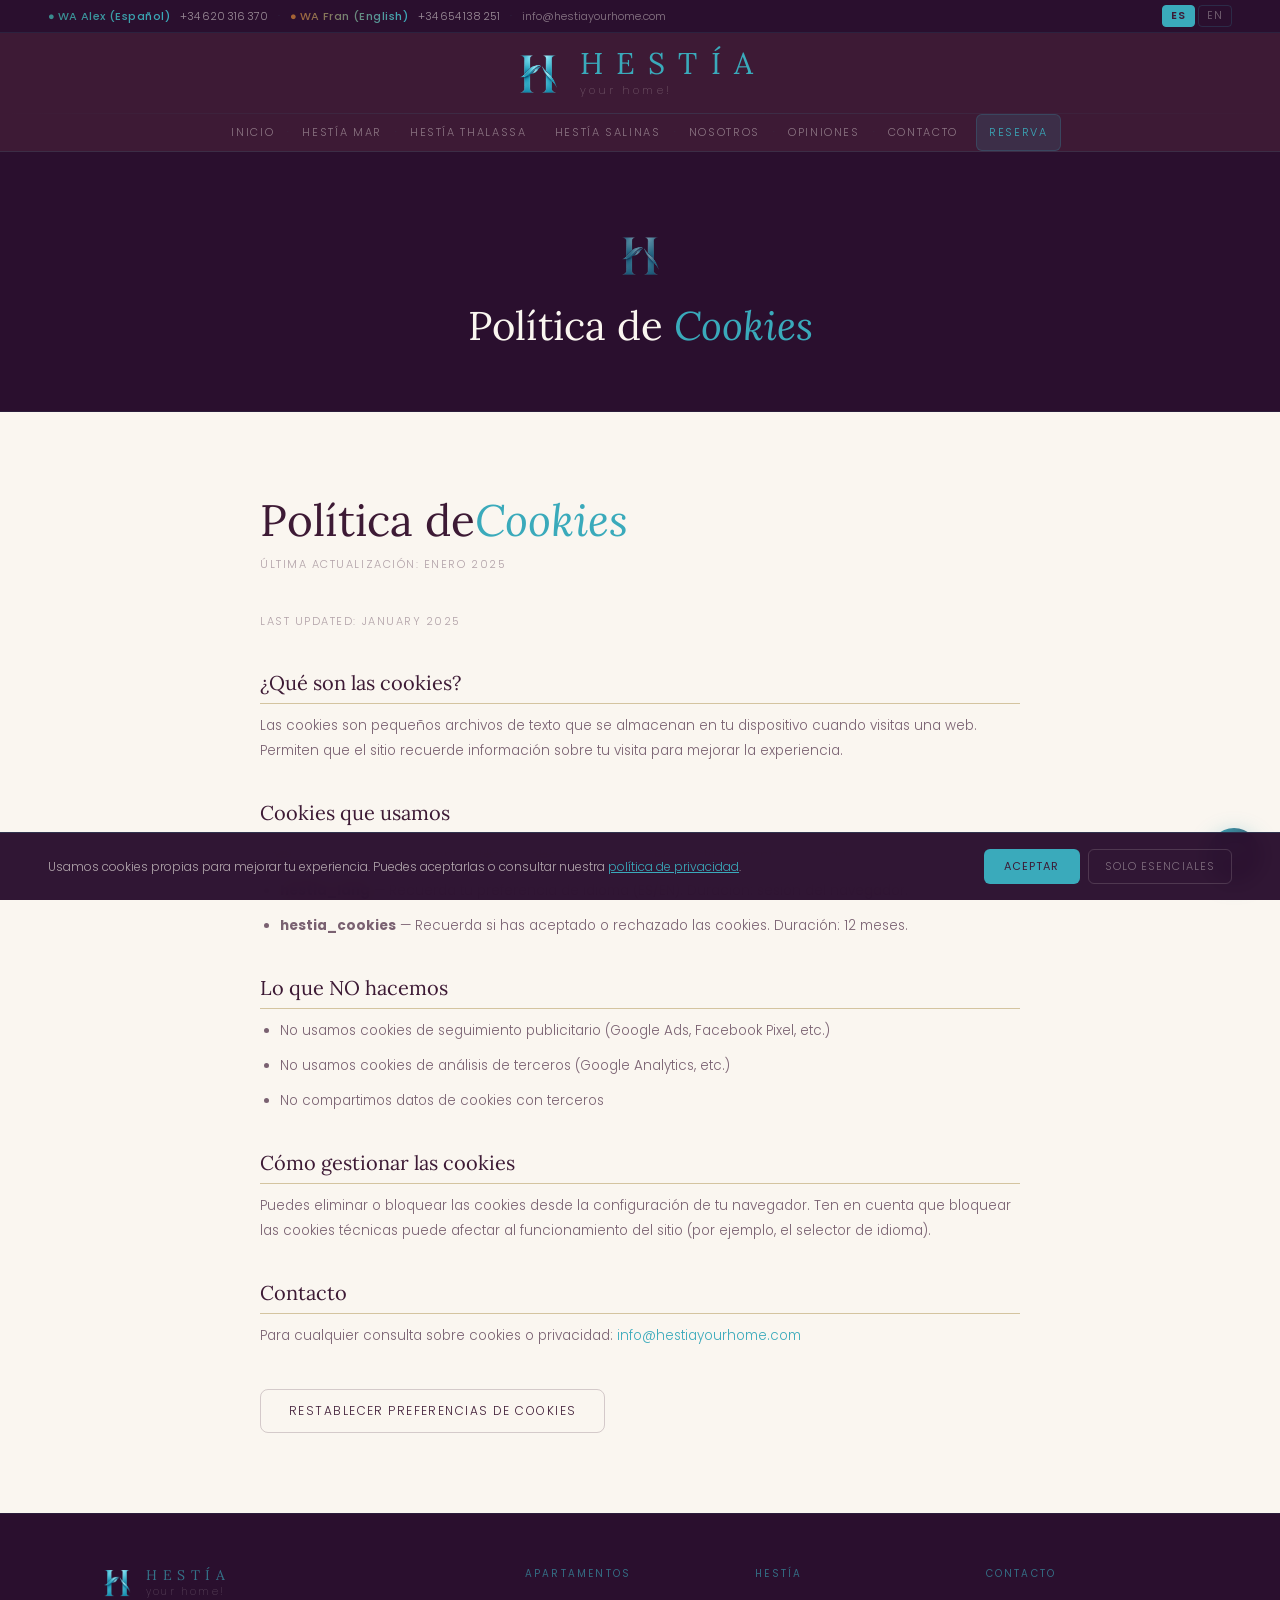
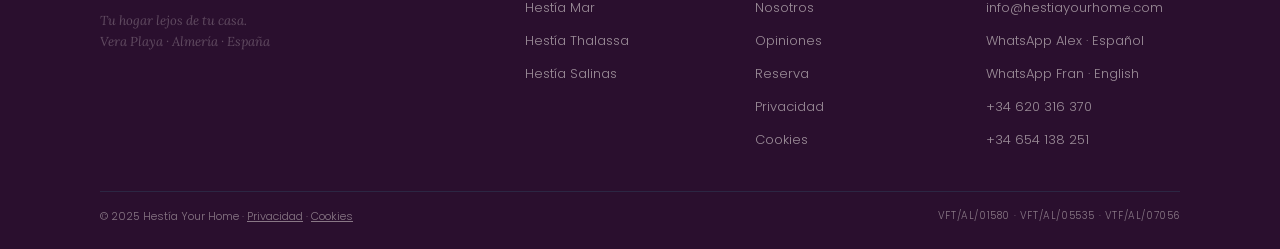
<file: cookies.html>
<!DOCTYPE html>
<html lang="es"><head>
<meta charset="UTF-8"><meta name="viewport" content="width=device-width,initial-scale=1.0">
<title>Política de Cookies · Hestía Your Home</title>
<meta name="description" content="Política de cookies de Hestía Your Home. Solo usamos cookies técnicas necesarias.">
<meta name="keywords" content="cookies hestía your home">
<meta property="og:title" content="Política de Cookies · Hestía Your Home">
<meta property="og:description" content="Política de cookies de Hestía Your Home. Solo usamos cookies técnicas necesarias.">
<meta property="og:type" content="website">
<meta property="og:url" content="https://hestiayourhome.com/cookies.html">
<meta property="og:image" content="https://hestiayourhome.com/og-image.jpg">
<meta name="twitter:card" content="summary_large_image">
<meta name="robots" content="index, follow">
<link rel="canonical" href="https://hestiayourhome.com/cookies.html">

<style>
@import url('https://fonts.googleapis.com/css2?family=Lora:ital,wght@0,300;0,400;1,300;1,400&family=Poppins:wght@200;300;400;500;600&display=swap');
:root{
  --ber:#3D1A35;--ber-dk:#2A0F2E;--ber-md:#4A2040;
  --sol:#3AAABB;--sol-h:#2A8E9E;--sol-s:rgba(58,170,187,.14);
  --arena:#F0E8D5;--arena-d:#D4C4A0;--caliza:#FAF6F0;
  --crema:#FAF6F0;--crema-m:rgba(250,246,240,.72);--crema-s:rgba(250,246,240,.40);
  --vm:#246B6E;--vm2:#3A8A8C;--vt:#8B4A1E;--vt2:#A86030;
  --vs:#B8883A;--vs2:#CCA050;
  --pad:clamp(1.2rem,4vw,3rem);--r:8px;--tw:1080px;
}
*,*::before,*::after{box-sizing:border-box;margin:0;padding:0}
html{scroll-behavior:smooth;font-size:16px}
body{font-family:'Poppins',sans-serif;overflow-x:hidden;-webkit-font-smoothing:antialiased;background:var(--ber)}
img{max-width:100%;height:auto}

/* TOPBAR */
.topbar{background:var(--ber-dk);border-bottom:1px solid rgba(58,170,187,.12);padding:5px var(--pad);display:flex;align-items:center;justify-content:space-between;flex-wrap:wrap;gap:8px}
.tb-contacts{display:flex;align-items:center;gap:10px;flex-wrap:wrap}
.tb-wa{font-family:'Poppins',sans-serif;font-weight:500;font-size:11px;text-decoration:none;letter-spacing:.04em;white-space:nowrap}
.tb-wa-a{background:linear-gradient(90deg,var(--vm2),var(--sol));-webkit-background-clip:text;-webkit-text-fill-color:transparent;background-clip:text}
.tb-wa-f{background:linear-gradient(90deg,var(--vt2),var(--sol));-webkit-background-clip:text;-webkit-text-fill-color:transparent;background-clip:text}
.tb-sep{color:rgba(58,170,187,.18);font-size:9px}
.tb-tel{font-family:'Poppins',sans-serif;font-weight:300;font-size:11px;color:var(--crema-s);text-decoration:none;transition:color .2s;white-space:nowrap}
.tb-tel:hover{color:var(--sol)}
.tb-email{font-family:'Poppins',sans-serif;font-weight:300;font-size:11px;color:rgba(250,246,240,.22);text-decoration:none;transition:color .2s}
.tb-email:hover{color:var(--sol)}
.tb-lang{display:flex;gap:3px}
.lb{background:transparent;border:1px solid rgba(58,170,187,.18);color:rgba(250,246,240,.32);font-family:'Poppins',sans-serif;font-size:10.5px;letter-spacing:.1em;padding:2px 8px;border-radius:4px;cursor:pointer;transition:all .2s}
.lb.on,.lb:hover{background:var(--sol);border-color:var(--sol);color:var(--ber);font-weight:600}

/* HEADER */
.hd{position:sticky;top:0;z-index:200;background:var(--ber);border-bottom:1px solid rgba(58,170,187,.13)}
.hd-brand{display:flex;align-items:center;justify-content:center;gap:18px;padding:14px var(--pad);text-decoration:none}
.hd-logo{height:48px;width:auto;display:block;flex-shrink:0}
.hd-tx{display:flex;flex-direction:column;gap:4px}
.hd-name{font-family:'Lora',serif;font-weight:300;font-size:clamp(18px,2.8vw,30px);letter-spacing:.44em;color:var(--sol);text-transform:uppercase;line-height:1}
.hd-sub{font-family:'Poppins',sans-serif;font-weight:200;font-size:11px;letter-spacing:.28em;color:rgba(250,246,240,.28);text-transform:lowercase}
.hd-rule{height:1px;background:linear-gradient(to right,transparent,rgba(58,170,187,.16),transparent)}
.hd-nav{display:flex;align-items:center;justify-content:center;overflow-x:auto;scrollbar-width:none;padding:0 var(--pad)}
.hd-nav::-webkit-scrollbar{display:none}
.hd-nav a{font-family:'Poppins',sans-serif;font-weight:300;font-size:11px;letter-spacing:.15em;text-transform:uppercase;color:rgba(250,246,240,.42);text-decoration:none;padding:9px 12px;white-space:nowrap;flex-shrink:0;transition:color .18s;position:relative}
.hd-nav a::after{content:'';position:absolute;bottom:4px;left:50%;transform:translateX(-50%) scaleX(0);width:12px;height:1px;background:var(--sol);transition:transform .2s}
.hd-nav a:hover,.hd-nav a.active{color:var(--sol)}
.hd-nav a:hover::after,.hd-nav a.active::after{transform:translateX(-50%) scaleX(1)}
.hd-sep{color:rgba(58,170,187,.12)!important;font-size:8px!important;padding:9px 1px!important;pointer-events:none}
.hd-sep::after{display:none!important}
.hd-rsv{background:var(--sol-s)!important;color:var(--sol)!important;border:1px solid rgba(58,170,187,.2)!important;border-radius:6px!important;margin-left:6px!important}
.hd-rsv:hover{background:var(--sol)!important;color:var(--ber)!important}

/* UTILIDADES */
.tw{max-width:var(--tw);margin:0 auto}
.ey{font-family:'Poppins',sans-serif;font-weight:300;font-size:11px;letter-spacing:.32em;text-transform:uppercase;color:var(--sol);margin-bottom:12px;display:block}
.btn-sol{display:inline-block;background:var(--sol);color:var(--ber);font-family:'Poppins',sans-serif;font-weight:600;font-size:12px;letter-spacing:.12em;text-transform:uppercase;padding:13px 28px;border:none;border-radius:8px;text-decoration:none;cursor:pointer;transition:background .2s}
.btn-sol:hover{background:var(--sol-h)}
.btn-out-dk{display:inline-block;background:transparent;color:var(--crema);font-family:'Poppins',sans-serif;font-weight:300;font-size:12px;letter-spacing:.12em;text-transform:uppercase;padding:12px 28px;border:1px solid rgba(250,246,240,.18);border-radius:8px;text-decoration:none;transition:all .2s}
.btn-out-dk:hover{border-color:var(--sol);color:var(--sol)}
.btn-out-lt{display:inline-block;background:transparent;color:var(--ber);font-family:'Poppins',sans-serif;font-weight:300;font-size:12px;letter-spacing:.12em;text-transform:uppercase;padding:12px 28px;border:1px solid rgba(61,26,53,.2);border-radius:8px;text-decoration:none;transition:all .2s}
.btn-out-lt:hover{border-color:var(--sol);color:var(--sol)}

/* FOOTER */
.ft{background:var(--ber-dk);border-top:1px solid rgba(58,170,187,.10);padding:52px var(--pad) 24px}
.ft-g{max-width:var(--tw);margin:0 auto;display:grid;grid-template-columns:2fr 1fr 1fr 1fr;gap:36px;margin-bottom:32px}
.ft-brand{display:flex;align-items:center;gap:12px;text-decoration:none;margin-bottom:10px}
.ft-brand img{height:34px;width:auto}
.ft-bn{font-family:'Lora',serif;font-weight:300;font-size:14px;letter-spacing:.4em;color:var(--sol);text-transform:uppercase;display:block;opacity:.45}
.ft-bs{font-family:'Poppins',sans-serif;font-weight:200;font-size:10px;letter-spacing:.22em;color:var(--crema-s);text-transform:lowercase;display:block;opacity:.4}
.ft-tag{font-family:'Lora',serif;font-style:italic;font-weight:300;font-size:13px;color:var(--crema-s);line-height:1.65;margin-top:8px;opacity:.5}
.ft-col h4{font-family:'Poppins',sans-serif;font-weight:400;font-size:10px;letter-spacing:.22em;text-transform:uppercase;color:var(--sol);margin-bottom:12px;opacity:.6}
.ft-col ul{list-style:none}
.ft-col li{margin-bottom:8px}
.ft-col a{font-family:'Poppins',sans-serif;font-weight:300;font-size:13px;color:var(--crema-s);text-decoration:none;transition:color .2s}
.ft-col a:hover{color:var(--sol)}
.ft-bot{max-width:var(--tw);margin:0 auto;border-top:1px solid rgba(58,170,187,.07);padding-top:16px;display:flex;align-items:center;justify-content:space-between;flex-wrap:wrap;gap:7px}
.ft-copy{font-family:'Poppins',sans-serif;font-weight:300;font-size:11px;color:rgba(250,246,240,.18)}
.ft-lic{font-family:'Poppins',sans-serif;font-weight:300;font-size:10px;color:rgba(250,246,240,.12);letter-spacing:.06em}

/* LANGUAGE */
.lang-es,.lang-en{display:none}
body.es .lang-es{display:block}
body.en .lang-en{display:block}
.txt-es,.txt-en{display:none}
body.es .txt-es{display:inline}
body.en .txt-en{display:inline}

/* REVEAL */
[da]{opacity:0;transform:translateY(16px);transition:opacity .55s ease,transform .55s ease}
[da].in{opacity:1;transform:translateY(0)}

@media(max-width:900px){.ft-g{grid-template-columns:1fr 1fr}}
@media(max-width:600px){
  .ft-g{grid-template-columns:1fr}
  .topbar{flex-direction:column;align-items:flex-start}
  .hd-logo{height:40px}
  .tb-email{display:none}
  #contact-fixed{bottom:12px;right:12px}
}

/* ── TOPBAR FIJO SIEMPRE VISIBLE ───────────────── */
.topbar{
  position:fixed!important;
  top:0!important;
  left:0!important;
  right:0!important;
  z-index:300!important;
}
.hd{
  position:sticky!important;
  top:34px!important;
  z-index:200!important;
}
body{padding-top:34px!important}

/* ── TEXTOS CLAROS SOBRE BERENJENA ─────────────── */
/* Licencias VFT y textos muy tenues */
.apt-license{color:rgba(250,246,240,.55)!important;opacity:1!important}
.ft-lic{color:rgba(250,246,240,.45)!important}
.ft-copy{color:rgba(250,246,240,.45)!important}
.ft-bn{opacity:.65!important}
.ft-bs{opacity:.55!important}
.ft-tag{opacity:.65!important}
.ft-col a{color:rgba(250,246,240,.55)!important}
.tb-email{color:rgba(250,246,240,.45)!important}
.tb-tel{color:rgba(250,246,240,.55)!important}
.crema-s,.var--crema-s{opacity:1}
/* Textos pequeños en secciones oscuras */
.sc-desc{color:rgba(250,246,240,.65)!important}
.rv-meta{color:rgba(250,246,240,.55)!important}
.eq-rol{color:rgba(250,246,240,.65)!important}
.eq-desc{color:rgba(250,246,240,.65)!important}
.eq-tag{color:rgba(250,246,240,.55)!important}
.intro-p{color:rgba(250,246,240,.7)!important}
.sec-p-dk{color:rgba(250,246,240,.72)!important}
.hc-d{color:rgba(250,246,240,.68)!important}
.hop-pre{color:rgba(250,246,240,.65)!important}
.hero-ey{color:rgba(250,246,240,.65)!important}
.car-ey{color:rgba(250,246,240,.65)!important}
.ey{opacity:1!important}
/* Licencias en cards apartamento */
.ac-num{opacity:1!important;color:var(--ac)!important}
/* Footer bottom */
.ft-bot{border-top-color:rgba(58,170,187,.15)!important}

/* Colores propios en nombres de cards de apartamento */
.ac-vm .ac-name{color:var(--vm)!important}
.ac-vt .ac-name{color:var(--vt)!important}
.ac-vs .ac-name{color:var(--vs)!important}

/* Checkboxes visibles en móvil */
.extra-check{
  display:flex!important;
  align-items:center!important;
  gap:10px!important;
  cursor:pointer!important;
  padding:8px 10px;
  background:rgba(255,255,255,.04);
  border:1px solid rgba(58,170,187,.15);
  border-radius:8px;
}
.extra-check input[type=checkbox]{
  width:20px!important;
  height:20px!important;
  min-width:20px;
  accent-color:var(--sol)!important;
  cursor:pointer!important;
  -webkit-appearance:checkbox!important;
  appearance:checkbox!important;
}
.extra-check span{
  font-family:'Poppins',sans-serif;
  font-weight:300;
  font-size:13px!important;
  color:var(--crema)!important;
  line-height:1.3;
}

/* ══════════════════════════════════════════
   MOBILE RESPONSIVE — control específico
   ══════════════════════════════════════════ */
@media(max-width:480px){
  /* Topbar compacto */
  .topbar{padding:4px 12px;gap:5px;flex-wrap:wrap}
  .tb-contacts{gap:6px;font-size:10px}
  .tb-email{display:none}
  .tb-sep{display:none}

  /* Header */
  .hd-brand{padding:10px 12px;gap:10px}
  .hd-logo{height:36px}
  .hd-name{font-size:16px;letter-spacing:.3em}
  .hd-sub{font-size:9px}
  .hd-nav{padding:0 8px;gap:0}
  .hd-nav a{padding:8px 7px;font-size:9.5px;letter-spacing:.08em}
  .hd-sep{padding:8px 1px!important}

  /* Hero texto */
  .car-h{font-size:clamp(32px,10vw,52px)!important}
  .car-sl{font-size:13px!important}
  .car-btns{flex-direction:column;align-items:center;gap:8px}
  .car-btns a{width:100%;max-width:260px;text-align:center}
  .car-arr{width:36px;height:36px;font-size:13px}

  /* Padding general */
  :root{--pad:1rem}

  /* Grids a una columna */
  .ag,.fg,.og,.eq{grid-template-columns:1fr!important}
  .s-nos .tw,.s-ct .tw,.s-intro .tw,.tw-split{grid-template-columns:1fr!important;gap:24px}
  .ft-g{grid-template-columns:1fr!important;gap:20px}
  .form-row,.extras-grid,.princ-grid,.hc-grid,.logo-elements,.colores-grid{grid-template-columns:1fr!important}
  .colores-grid{grid-template-columns:1fr 1fr!important}

  /* Cards apartamento */
  .ac-img{aspect-ratio:16/9!important}
  .ac-body{padding:14px}
  .ac-name{font-size:18px!important}
  .ac-desc{font-size:12px}

  /* Hero scores */
  .hero-scores{flex-wrap:wrap;gap:0;border-radius:8px}
  .hs{padding:8px 12px;min-width:40%}
  .hs-n{font-size:20px!important}

  /* Scores opiniones */
  .sc-hd{grid-template-columns:1fr!important;padding:18px}
  .sc-big{font-size:60px!important}
  .sc-cats{grid-template-columns:1fr!important}

  /* Tabs */
  .tabs{max-width:100%;flex-direction:column;border-radius:10px}
  .tab{border-right:none!important;border-bottom:1px solid rgba(58,170,187,.12)}
  .tab:last-child{border-bottom:none}

  /* Reviews */
  .rv.wide{grid-column:span 1!important}
  .rv-grid{grid-template-columns:1fr!important}

  /* Plataformas */
  .pf-row{flex-direction:column}
  .pf-i{border-right:none;border-bottom:1px solid rgba(58,170,187,.08);padding:12px 16px}
  .pf-i:last-child{border-bottom:none}

  /* Formulario reservas */
  .res-form{padding:20px 16px}
  .s-res .tw{grid-template-columns:1fr!important;gap:28px}

  /* Nosotros */
  .logo-video{max-width:220px}
  .sc-cats{gap:8px}
  .vt-list .vt{flex-direction:column;gap:8px}

  /* Footer */
  .ft{padding:32px 16px 16px}
  .ft-bot{flex-direction:column;gap:6px;text-align:center}

  /* Secciones padding */
  .s-dk,.s-lt,.s-dk2,.s-reviews,.s-pf,.s-cita-dest,
  .s-apts,.s-nos,.s-feat,.s-op,.s-ct,.s-intro,.s-hestia,
  .s-equipo,.s-guia,.s-principios,.s-huesped,.s-viajero,
  .s-logo,.s-logo-anim,.s-colores,.cta-band{
    padding:48px 16px!important
  }

  /* Contacto fijo más pequeño */
  #contact-fixed{bottom:10px;right:10px}
  #cf-btn{width:44px;height:44px;font-size:18px}
  #cf-bubble{min-width:200px;padding:12px 14px}

  /* Cookie banner */
  #cookie-banner{flex-direction:column;gap:10px;padding:12px 16px}
}

@media(max-width:360px){
  .hd-nav a{font-size:8.5px;padding:7px 5px}
  .car-h{font-size:28px!important}
}

/* Colores definitivos nombres apartamento */
.ac-vm h3.ac-name, .ac-vm .ac-name{color:#246B6E!important}
.ac-vt h3.ac-name, .ac-vt .ac-name{color:#8B4A1E!important}
.ac-vs h3.ac-name, .ac-vs .ac-name{color:#B8883A!important}
/* Concepto también en color propio */
.ac-vm .ac-concept{color:#3A8A8C!important}
.ac-vt .ac-concept{color:#A86030!important}
.ac-vs .ac-concept{color:#CCA050!important}
</style><style>
.hero-priv{background:var(--ber-dk);padding:80px var(--pad) 60px;text-align:center;border-bottom:1px solid rgba(58,170,187,.1)}
.s-priv{background:var(--crema);padding:80px var(--pad)}
.priv-wrap{max-width:760px;margin:0 auto}
.priv-h1{font-family:'Lora',serif;font-weight:300;font-size:clamp(28px,4vw,44px);color:var(--ber);margin-bottom:8px}
.priv-h1 em{font-style:italic;color:var(--sol)}
.priv-updated{font-family:'Poppins',sans-serif;font-weight:300;font-size:11px;letter-spacing:.14em;text-transform:uppercase;color:rgba(61,26,53,.38);margin-bottom:40px;display:block}
.priv-wrap h2{font-family:'Lora',serif;font-weight:300;font-size:20px;color:var(--ber);margin:36px 0 10px;padding-bottom:8px;border-bottom:1px solid var(--arena-d)}
.priv-wrap p,.priv-wrap li{font-family:'Poppins',sans-serif;font-weight:300;font-size:13.5px;color:rgba(61,26,53,.68);line-height:1.85;margin-bottom:10px}
.priv-wrap ul{padding-left:20px;margin-bottom:14px}
.priv-wrap a{color:var(--sol);text-decoration:none}
</style>
<link rel="icon" type="image/png" href="[data-uri]">
</head><body class="es">
<div class="topbar"><div class="tb-contacts">
    <a href="https://wa.me/34620316370" class="tb-wa tb-wa-a">&#9679;&thinsp;WA Alex (Español)</a>
    <a href="tel:+34620316370" class="tb-tel">+34&thinsp;620&thinsp;316&thinsp;370</a>
    <span class="tb-sep">&middot;</span>
    <a href="https://wa.me/34654138251" class="tb-wa tb-wa-f">&#9679;&thinsp;WA Fran (English)</a>
    <a href="tel:+34654138251" class="tb-tel">+34&thinsp;654&thinsp;138&thinsp;251</a>
    <span class="tb-sep">&middot;</span>
    <a href="mailto:info@hestiayourhome.com" class="tb-email">info@hestiayourhome.com</a>
  </div><div class="tb-lang">
    <button class="lb on" data-lang="es" onclick="setLang('es')">ES</button>
    <button class="lb" data-lang="en" onclick="setLang('en')">EN</button>
  </div></div>
<header class="hd">
  <a href="index.html" class="hd-brand">
    <img src="[data-uri]" alt="Hestía" class="hd-logo">
    <div class="hd-tx"><span class="hd-name">Hest&iacute;a</span><span class="hd-sub">your home!</span></div>
  </a>
  <div class="hd-rule"></div>
  <nav class="hd-nav"><a href="index.html"><span class="txt-es">Inicio</span><span class="txt-en">Home</span></a><span class="hd-sep">&middot;</span><a href="vera-mar.html"><span class="txt-es">Hestía Mar</span><span class="txt-en">Hestía Mar</span></a><span class="hd-sep">&middot;</span><a href="vera-thalassa.html"><span class="txt-es">Hestía Thalassa</span><span class="txt-en">Hestía Thalassa</span></a><span class="hd-sep">&middot;</span><a href="vera-salinas.html"><span class="txt-es">Hestía Salinas</span><span class="txt-en">Hestía Salinas</span></a><span class="hd-sep">&middot;</span><a href="nosotros.html"><span class="txt-es">Nosotros</span><span class="txt-en">About us</span></a><span class="hd-sep">&middot;</span><a href="opiniones.html"><span class="txt-es">Opiniones</span><span class="txt-en">Reviews</span></a><span class="hd-sep">&middot;</span><a href="contacto.html"><span class="txt-es">Contacto</span><span class="txt-en">Contact</span></a>
    <a href="reservas.html" class="hd-rsv"><span class="txt-es">Reserva</span><span class="txt-en">Book</span></a>
  </nav>
</header>

<div id="cookie-banner" style="display:none;position:fixed;bottom:0;left:0;right:0;z-index:1000;background:rgba(42,15,46,.97);border-top:1px solid rgba(58,170,187,.2);padding:16px clamp(1rem,4vw,3rem);display:flex;align-items:center;justify-content:space-between;gap:16px;flex-wrap:wrap;backdrop-filter:blur(10px);">
  <p style="font-family:'Poppins',sans-serif;font-weight:300;font-size:12px;color:rgba(250,246,240,.65);max-width:700px;margin:0;line-height:1.6;">
    <span class="txt-es">Usamos cookies propias para mejorar tu experiencia. Puedes aceptarlas o consultar nuestra <a href="privacidad.html" style="color:var(--sol);">política de privacidad</a>.</span>
    <span class="txt-en">We use cookies to improve your experience. You can accept them or read our <a href="privacidad.html" style="color:var(--sol);">privacy policy</a>.</span>
  </p>
  <div style="display:flex;gap:8px;flex-shrink:0;">
    <button onclick="acceptCookies()" style="font-family:'Poppins',sans-serif;font-weight:400;font-size:11px;letter-spacing:.1em;text-transform:uppercase;padding:8px 20px;background:#3AAABB;color:#3D1A35;border:none;border-radius:6px;cursor:pointer;">
      <span class="txt-es">Aceptar</span><span class="txt-en">Accept</span>
    </button>
    <button onclick="rejectCookies()" style="font-family:'Poppins',sans-serif;font-weight:300;font-size:11px;letter-spacing:.1em;text-transform:uppercase;padding:8px 16px;background:transparent;color:rgba(250,246,240,.4);border:1px solid rgba(250,246,240,.15);border-radius:6px;cursor:pointer;">
      <span class="txt-es">Solo esenciales</span><span class="txt-en">Essentials only</span>
    </button>
  </div>
</div>
<script>
(function(){
  var consent=localStorage.getItem('hestia_cookies');
  if(!consent) document.getElementById('cookie-banner').style.display='flex';
})();
function acceptCookies(){localStorage.setItem('hestia_cookies','all');document.getElementById('cookie-banner').style.display='none';}
function rejectCookies(){localStorage.setItem('hestia_cookies','essential');document.getElementById('cookie-banner').style.display='none';}
</script>

<div class="hero-priv">
  <img src="[data-uri]" alt="Hestía" style="height:48px;margin:0 auto 20px;display:block;opacity:.6">
  <h1 style="font-family:'Lora',serif;font-weight:300;font-size:clamp(24px,4vw,40px);color:var(--crema)"><span class="lang-es">Política de <em style="color:var(--sol)">Cookies</em></span><span class="lang-en">Cookie <em style="color:var(--sol)">Policy</em></span></h1>
</div>
<section class="s-priv">
  <div class="priv-wrap">
    <h1 class="priv-h1 lang-es">Política de<em>Cookies</em></h1>
    <h1 class="priv-h1 lang-en">Cookie<em>Policy</em></h1>
    <span class="priv-updated lang-es">Última actualización: enero 2025</span>
    <span class="priv-updated lang-en">Last updated: January 2025</span>
    <div class="lang-es">
      <h2>¿Qué son las cookies?</h2>
      <p>Las cookies son pequeños archivos de texto que se almacenan en tu dispositivo cuando visitas una web. Permiten que el sitio recuerde información sobre tu visita para mejorar la experiencia.</p>
      <h2>Cookies que usamos</h2>
      <p>Hestía Your Home únicamente utiliza cookies técnicas propias, estrictamente necesarias:</p>
      <ul>
        <li><strong>hestia_lang</strong> — Recuerda tu preferencia de idioma (ES/EN). Duración: sesión del navegador.</li>
        <li><strong>hestia_cookies</strong> — Recuerda si has aceptado o rechazado las cookies. Duración: 12 meses.</li>
      </ul>
      <h2>Lo que NO hacemos</h2>
      <ul>
        <li>No usamos cookies de seguimiento publicitario (Google Ads, Facebook Pixel, etc.)</li>
        <li>No usamos cookies de análisis de terceros (Google Analytics, etc.)</li>
        <li>No compartimos datos de cookies con terceros</li>
      </ul>
      <h2>Cómo gestionar las cookies</h2>
      <p>Puedes eliminar o bloquear las cookies desde la configuración de tu navegador. Ten en cuenta que bloquear las cookies técnicas puede afectar al funcionamiento del sitio (por ejemplo, el selector de idioma).</p>
      <h2>Contacto</h2>
      <p>Para cualquier consulta sobre cookies o privacidad: <a href="mailto:info@hestiayourhome.com">info@hestiayourhome.com</a></p>
    </div>
    <div class="lang-en">
      <h2>What are cookies?</h2>
      <p>Cookies are small text files stored on your device when you visit a website. They allow the site to remember information about your visit to improve the experience.</p>
      <h2>Cookies we use</h2>
      <p>Hestía Your Home only uses its own technical cookies, strictly necessary:</p>
      <ul>
        <li><strong>hestia_lang</strong> — Remembers your language preference (ES/EN). Duration: browser session.</li>
        <li><strong>hestia_cookies</strong> — Remembers whether you accepted or rejected cookies. Duration: 12 months.</li>
      </ul>
      <h2>What we do NOT do</h2>
      <ul>
        <li>We do not use advertising tracking cookies (Google Ads, Facebook Pixel, etc.)</li>
        <li>We do not use third-party analytics cookies (Google Analytics, etc.)</li>
        <li>We do not share cookie data with third parties</li>
      </ul>
      <h2>Managing cookies</h2>
      <p>You can delete or block cookies from your browser settings. Note that blocking technical cookies may affect the site's functionality (e.g. the language selector).</p>
      <h2>Contact</h2>
      <p>For any queries about cookies or privacy: <a href="mailto:info@hestiayourhome.com">info@hestiayourhome.com</a></p>
    </div>
    <div style="text-align:center;margin-top:40px">
      <button onclick="localStorage.removeItem('hestia_cookies');location.reload();" class="btn-out-lt lang-es">Restablecer preferencias de cookies</button>
      <button onclick="localStorage.removeItem('hestia_cookies');location.reload();" class="btn-out-lt lang-en">Reset cookie preferences</button>
    </div>
  </div>
</section>

<footer class="ft">
  <div class="ft-g">
    <div>
      <a href="index.html" class="ft-brand">
        <img src="[data-uri]" alt="Hestía">
        <span><span class="ft-bn">Hestía</span><span class="ft-bs">your home!</span></span>
      </a>
      <p class="ft-tag lang-es">Tu hogar lejos de tu casa.<br>Vera Playa · Almería · España</p>
      <p class="ft-tag lang-en">Your home away from home.<br>Vera Playa · Almería · Spain</p>
    </div>
    <div class="ft-col">
      <h4><span class="txt-es">Apartamentos</span><span class="txt-en">Apartments</span></h4>
      <ul>
        <li><a href="vera-mar.html">Hestía Mar</a></li>
        <li><a href="vera-thalassa.html">Hestía Thalassa</a></li>
        <li><a href="vera-salinas.html">Hestía Salinas</a></li>
      </ul>
    </div>
    <div class="ft-col">
      <h4>Hestía</h4>
      <ul>
        <li><a href="nosotros.html"><span class="txt-es">Nosotros</span><span class="txt-en">About us</span></a></li>
        <li><a href="opiniones.html"><span class="txt-es">Opiniones</span><span class="txt-en">Reviews</span></a></li>
        <li><a href="reservas.html"><span class="txt-es">Reserva</span><span class="txt-en">Book</span></a></li>
        <li><a href="privacidad.html"><span class="txt-es">Privacidad</span><span class="txt-en">Privacy</span></a></li>
        <li><a href="cookies.html">Cookies</a></li>
      </ul>
    </div>
    <div class="ft-col">
      <h4><span class="txt-es">Contacto</span><span class="txt-en">Contact</span></h4>
      <ul>
        <li><a href="mailto:info@hestiayourhome.com">info@hestiayourhome.com</a></li>
        <li><a href="https://wa.me/34620316370"><span class="txt-es">WhatsApp Alex · Español</span><span class="txt-en">WhatsApp Alex · Español</span></a></li>
        <li><a href="https://wa.me/34654138251"><span class="txt-es">WhatsApp Fran · English</span><span class="txt-en">WhatsApp Fran · English</span></a></li>
        <li><a href="tel:+34620316370">+34 620 316 370</a></li>
        <li><a href="tel:+34654138251">+34 654 138 251</a></li>
      </ul>
    </div>
  </div>
  <div class="ft-bot">
    <span class="ft-copy">© 2025 Hestía Your Home ·
      <a href="privacidad.html" style="color:inherit;"><span class="txt-es">Privacidad</span><span class="txt-en">Privacy</span></a> ·
      <a href="cookies.html" style="color:inherit;">Cookies</a>
    </span>
    <span class="ft-lic">VFT/AL/01580 · VFT/AL/05535 · VTF/AL/07056</span>
  </div>
</footer>

<div id="contact-fixed" style="position:fixed;bottom:20px;right:20px;z-index:999;display:flex;flex-direction:column;gap:10px;align-items:flex-end;">
  <div id="cf-bubble" style="background:rgba(61,26,53,.97);border:1px solid rgba(58,170,187,.25);border-radius:14px;padding:16px 18px;display:none;box-shadow:0 8px 32px rgba(0,0,0,.3);backdrop-filter:blur(10px);min-width:230px;">
    <p style="font-family:'Poppins',sans-serif;font-weight:300;font-size:11px;letter-spacing:.18em;text-transform:uppercase;color:rgba(58,170,187,.6);margin-bottom:12px;">Contacto directo</p>
    <a href="https://wa.me/34620316370" target="_blank" style="display:flex;align-items:center;gap:10px;text-decoration:none;padding:8px 0;border-bottom:1px solid rgba(255,255,255,.06);">
      <span style="width:32px;height:32px;border-radius:50%;background:rgba(58,170,187,.15);display:flex;align-items:center;justify-content:center;font-size:14px;">💬</span>
      <span><span style="font-family:'Poppins',sans-serif;font-weight:400;font-size:12px;color:#FAF6F0;display:block;">Alex · Español · +34 620 316 370</span><span style="font-family:'Poppins',sans-serif;font-weight:300;font-size:10px;color:rgba(58,170,187,.8);">WhatsApp</span></span>
    </a>
    <a href="https://wa.me/34654138251" target="_blank" style="display:flex;align-items:center;gap:10px;text-decoration:none;padding:8px 0;border-bottom:1px solid rgba(255,255,255,.06);">
      <span style="width:32px;height:32px;border-radius:50%;background:rgba(139,74,30,.2);display:flex;align-items:center;justify-content:center;font-size:14px;">💬</span>
      <span><span style="font-family:'Poppins',sans-serif;font-weight:400;font-size:12px;color:#FAF6F0;display:block;">Fran · English · +34 654 138 251</span><span style="font-family:'Poppins',sans-serif;font-weight:300;font-size:10px;color:rgba(58,170,187,.8);">WhatsApp</span></span>
    </a>
    <a href="tel:+34620316370" style="display:flex;align-items:center;gap:10px;text-decoration:none;padding:8px 0;border-bottom:1px solid rgba(255,255,255,.06);">
      <span style="width:32px;height:32px;border-radius:50%;background:rgba(58,170,187,.1);display:flex;align-items:center;justify-content:center;font-size:14px;">📞</span>
      <span><span style="font-family:'Poppins',sans-serif;font-weight:400;font-size:12px;color:#FAF6F0;display:block;">+34 620 316 370</span><span style="font-family:'Poppins',sans-serif;font-weight:300;font-size:10px;color:rgba(58,170,187,.8);">Llamar · Alex ES</span></span>
    </a>
    <a href="tel:+34654138251" style="display:flex;align-items:center;gap:10px;text-decoration:none;padding:8px 0;">
      <span style="width:32px;height:32px;border-radius:50%;background:rgba(58,170,187,.1);display:flex;align-items:center;justify-content:center;font-size:14px;">📞</span>
      <span><span style="font-family:'Poppins',sans-serif;font-weight:400;font-size:12px;color:#FAF6F0;display:block;">+34 654 138 251</span><span style="font-family:'Poppins',sans-serif;font-weight:300;font-size:10px;color:rgba(58,170,187,.8);">Call · Fran EN</span></span>
    </a>
    <a href="mailto:info@hestiayourhome.com" style="display:block;margin-top:10px;font-family:'Poppins',sans-serif;font-weight:300;font-size:11px;color:rgba(58,170,187,.6);text-decoration:none;text-align:center;">info@hestiayourhome.com</a>
  </div>
  <button id="cf-btn" onclick="toggleContact()" style="width:52px;height:52px;border-radius:50%;border:none;cursor:pointer;background:linear-gradient(135deg,#3AAABB,#3D1A35);box-shadow:0 4px 20px rgba(58,170,187,.35);display:flex;align-items:center;justify-content:center;font-size:22px;transition:transform .2s;" title="Contacto">💬</button>
</div>
<script>
function toggleContact(){var b=document.getElementById('cf-bubble');var open=b.style.display==='block';b.style.display=open?'none':'block';document.getElementById('cf-btn').style.transform=open?'':'rotate(20deg)';}
document.addEventListener('click',function(e){if(!document.getElementById('contact-fixed').contains(e.target)){document.getElementById('cf-bubble').style.display='none';document.getElementById('cf-btn').style.transform='';}});
</script>

<script>
function setLang(l){
  document.body.className=l;
  localStorage.setItem('hestia_lang',l);
  document.querySelectorAll('.lb').forEach(function(b){b.classList.toggle('on',b.dataset.lang===l);});
}
(function(){
  var l=localStorage.getItem('hestia_lang')||'es';
  setLang(l);
  var io=new IntersectionObserver(function(es){es.forEach(function(e){if(e.isIntersecting){e.target.classList.add('in');io.unobserve(e.target);}});},{threshold:.08});
  document.querySelectorAll('[da]').forEach(function(el){io.observe(el);});
})();
</script>
</body></html>
</file>
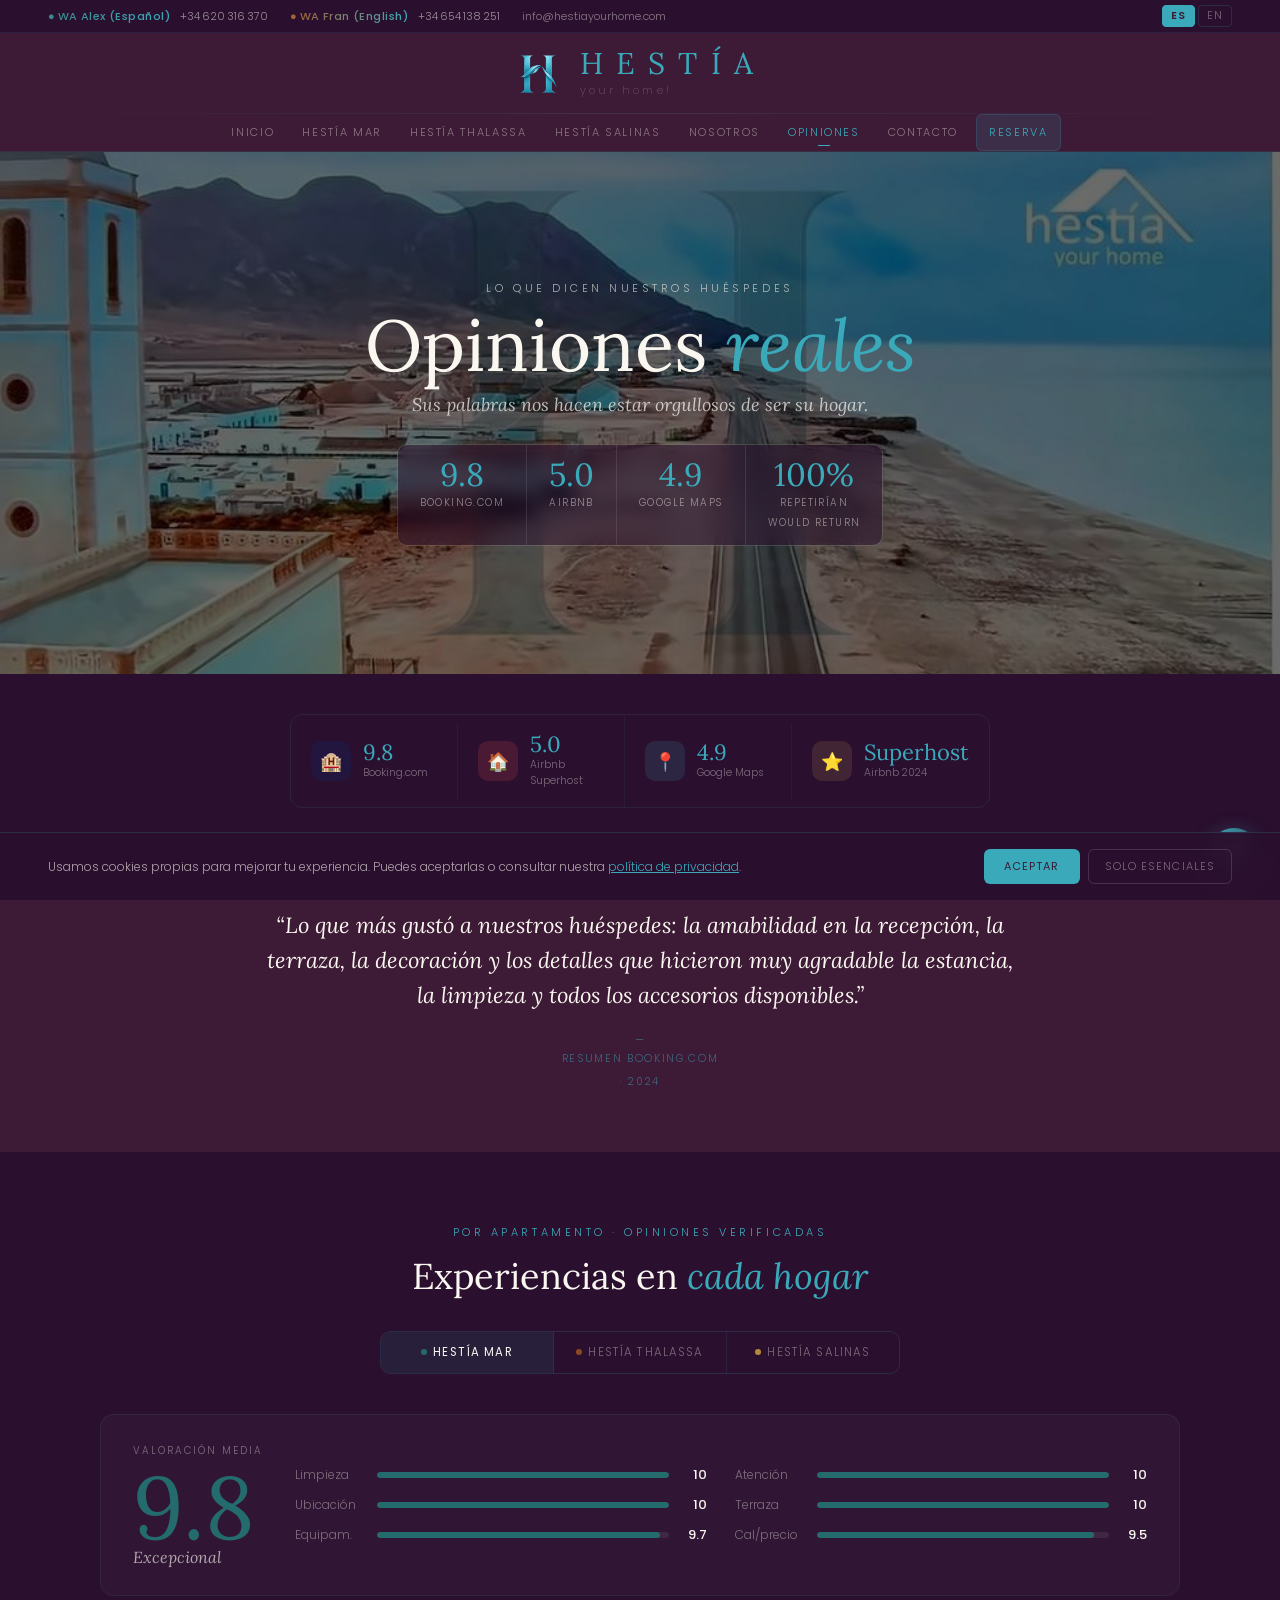
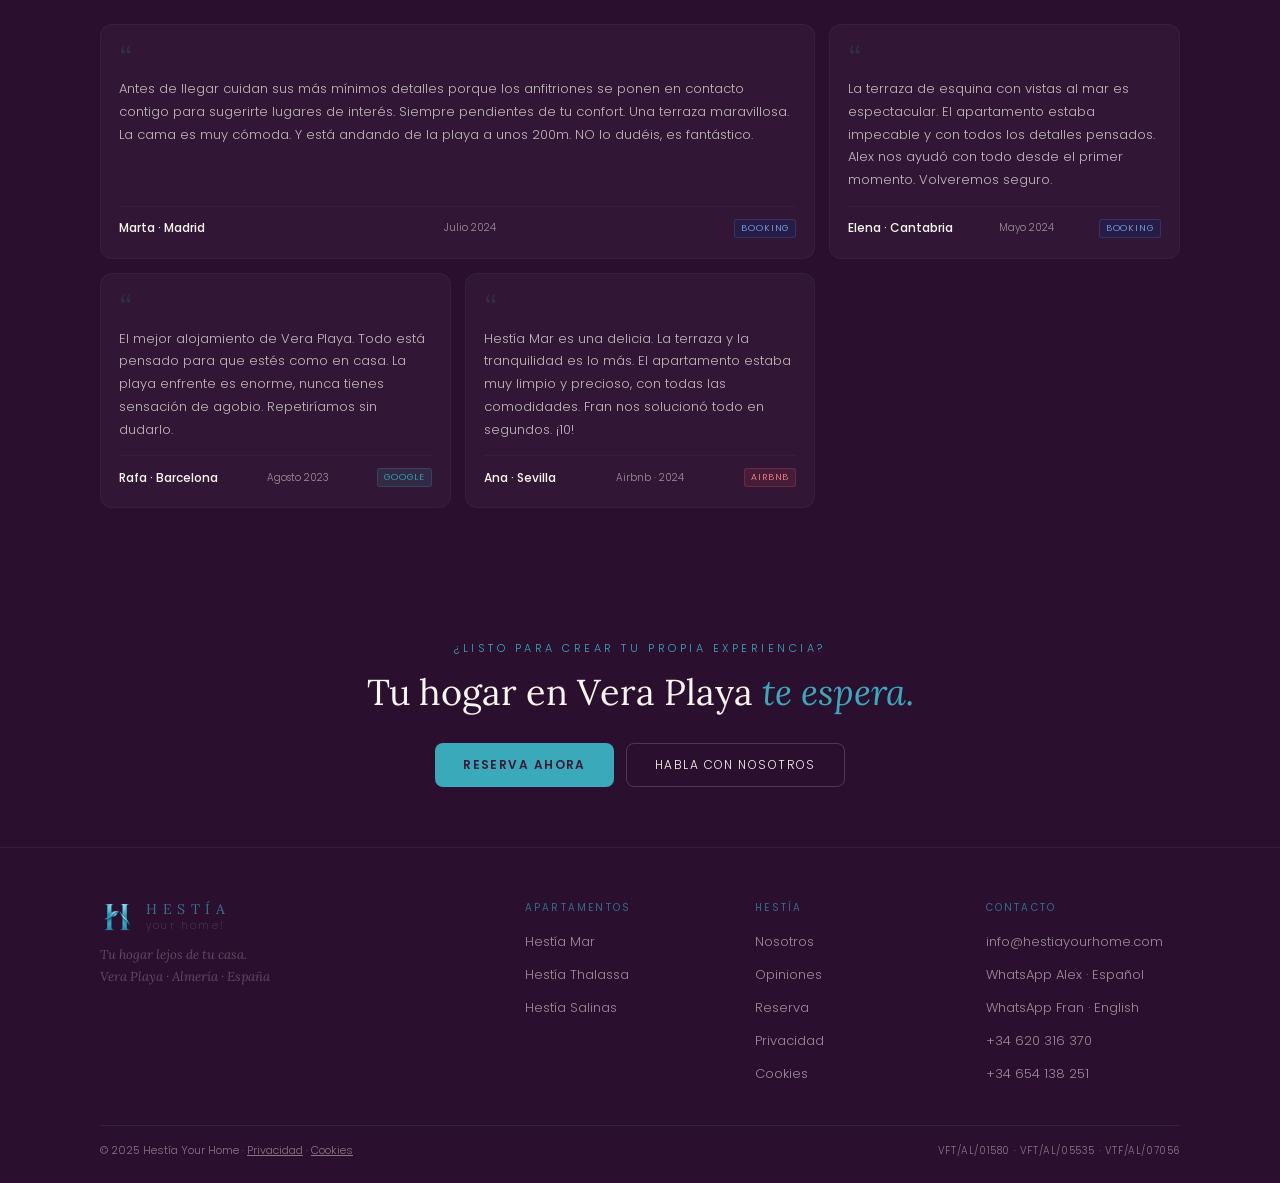
<file: opiniones.html>
<!DOCTYPE html>
<html lang="es"><head>
<meta charset="UTF-8"><meta name="viewport" content="width=device-width,initial-scale=1.0">
<title>Opiniones · 9.8 en Booking · Hestía Your Home</title>
<meta name="description" content="Opiniones reales de huéspedes en Booking.com, Airbnb y Google. 9.8 en Booking, 5.0 en Airbnb Superhost. Más de 900 familias alojadas desde 2016.">
<meta name="keywords" content="opiniones hestía vera playa, booking vera playa, airbnb vera playa almería">
<meta property="og:title" content="Opiniones · 9.8 en Booking · Hestía Your Home">
<meta property="og:description" content="Opiniones reales de huéspedes en Booking.com, Airbnb y Google. 9.8 en Booking, 5.0 en Airbnb Superhost. Más de 900 familias alojadas desde 2016.">
<meta property="og:type" content="website">
<meta property="og:url" content="https://hestiayourhome.com/opiniones.html">
<meta property="og:image" content="https://hestiayourhome.com/og-image.jpg">
<meta name="twitter:card" content="summary_large_image">
<meta name="robots" content="index, follow">
<link rel="canonical" href="https://hestiayourhome.com/opiniones.html">

<style>
@import url('https://fonts.googleapis.com/css2?family=Lora:ital,wght@0,300;0,400;1,300;1,400&family=Poppins:wght@200;300;400;500;600&display=swap');
:root{
  --ber:#3D1A35;--ber-dk:#2A0F2E;--ber-md:#4A2040;
  --sol:#3AAABB;--sol-h:#2A8E9E;--sol-s:rgba(58,170,187,.14);
  --arena:#F0E8D5;--arena-d:#D4C4A0;--caliza:#FAF6F0;
  --crema:#FAF6F0;--crema-m:rgba(250,246,240,.72);--crema-s:rgba(250,246,240,.40);
  --vm:#246B6E;--vm2:#3A8A8C;--vt:#8B4A1E;--vt2:#A86030;
  --vs:#B8883A;--vs2:#CCA050;
  --pad:clamp(1.2rem,4vw,3rem);--r:8px;--tw:1080px;
}
*,*::before,*::after{box-sizing:border-box;margin:0;padding:0}
html{scroll-behavior:smooth;font-size:16px}
body{font-family:'Poppins',sans-serif;overflow-x:hidden;-webkit-font-smoothing:antialiased;background:var(--ber)}
img{max-width:100%;height:auto}

/* TOPBAR */
.topbar{background:var(--ber-dk);border-bottom:1px solid rgba(58,170,187,.12);padding:5px var(--pad);display:flex;align-items:center;justify-content:space-between;flex-wrap:wrap;gap:8px}
.tb-contacts{display:flex;align-items:center;gap:10px;flex-wrap:wrap}
.tb-wa{font-family:'Poppins',sans-serif;font-weight:500;font-size:11px;text-decoration:none;letter-spacing:.04em;white-space:nowrap}
.tb-wa-a{background:linear-gradient(90deg,var(--vm2),var(--sol));-webkit-background-clip:text;-webkit-text-fill-color:transparent;background-clip:text}
.tb-wa-f{background:linear-gradient(90deg,var(--vt2),var(--sol));-webkit-background-clip:text;-webkit-text-fill-color:transparent;background-clip:text}
.tb-sep{color:rgba(58,170,187,.18);font-size:9px}
.tb-tel{font-family:'Poppins',sans-serif;font-weight:300;font-size:11px;color:var(--crema-s);text-decoration:none;transition:color .2s;white-space:nowrap}
.tb-tel:hover{color:var(--sol)}
.tb-email{font-family:'Poppins',sans-serif;font-weight:300;font-size:11px;color:rgba(250,246,240,.22);text-decoration:none;transition:color .2s}
.tb-email:hover{color:var(--sol)}
.tb-lang{display:flex;gap:3px}
.lb{background:transparent;border:1px solid rgba(58,170,187,.18);color:rgba(250,246,240,.32);font-family:'Poppins',sans-serif;font-size:10.5px;letter-spacing:.1em;padding:2px 8px;border-radius:4px;cursor:pointer;transition:all .2s}
.lb.on,.lb:hover{background:var(--sol);border-color:var(--sol);color:var(--ber);font-weight:600}

/* HEADER */
.hd{position:sticky;top:0;z-index:200;background:var(--ber);border-bottom:1px solid rgba(58,170,187,.13)}
.hd-brand{display:flex;align-items:center;justify-content:center;gap:18px;padding:14px var(--pad);text-decoration:none}
.hd-logo{height:48px;width:auto;display:block;flex-shrink:0}
.hd-tx{display:flex;flex-direction:column;gap:4px}
.hd-name{font-family:'Lora',serif;font-weight:300;font-size:clamp(18px,2.8vw,30px);letter-spacing:.44em;color:var(--sol);text-transform:uppercase;line-height:1}
.hd-sub{font-family:'Poppins',sans-serif;font-weight:200;font-size:11px;letter-spacing:.28em;color:rgba(250,246,240,.28);text-transform:lowercase}
.hd-rule{height:1px;background:linear-gradient(to right,transparent,rgba(58,170,187,.16),transparent)}
.hd-nav{display:flex;align-items:center;justify-content:center;overflow-x:auto;scrollbar-width:none;padding:0 var(--pad)}
.hd-nav::-webkit-scrollbar{display:none}
.hd-nav a{font-family:'Poppins',sans-serif;font-weight:300;font-size:11px;letter-spacing:.15em;text-transform:uppercase;color:rgba(250,246,240,.42);text-decoration:none;padding:9px 12px;white-space:nowrap;flex-shrink:0;transition:color .18s;position:relative}
.hd-nav a::after{content:'';position:absolute;bottom:4px;left:50%;transform:translateX(-50%) scaleX(0);width:12px;height:1px;background:var(--sol);transition:transform .2s}
.hd-nav a:hover,.hd-nav a.active{color:var(--sol)}
.hd-nav a:hover::after,.hd-nav a.active::after{transform:translateX(-50%) scaleX(1)}
.hd-sep{color:rgba(58,170,187,.12)!important;font-size:8px!important;padding:9px 1px!important;pointer-events:none}
.hd-sep::after{display:none!important}
.hd-rsv{background:var(--sol-s)!important;color:var(--sol)!important;border:1px solid rgba(58,170,187,.2)!important;border-radius:6px!important;margin-left:6px!important}
.hd-rsv:hover{background:var(--sol)!important;color:var(--ber)!important}

/* UTILIDADES */
.tw{max-width:var(--tw);margin:0 auto}
.ey{font-family:'Poppins',sans-serif;font-weight:300;font-size:11px;letter-spacing:.32em;text-transform:uppercase;color:var(--sol);margin-bottom:12px;display:block}
.btn-sol{display:inline-block;background:var(--sol);color:var(--ber);font-family:'Poppins',sans-serif;font-weight:600;font-size:12px;letter-spacing:.12em;text-transform:uppercase;padding:13px 28px;border:none;border-radius:8px;text-decoration:none;cursor:pointer;transition:background .2s}
.btn-sol:hover{background:var(--sol-h)}
.btn-out-dk{display:inline-block;background:transparent;color:var(--crema);font-family:'Poppins',sans-serif;font-weight:300;font-size:12px;letter-spacing:.12em;text-transform:uppercase;padding:12px 28px;border:1px solid rgba(250,246,240,.18);border-radius:8px;text-decoration:none;transition:all .2s}
.btn-out-dk:hover{border-color:var(--sol);color:var(--sol)}
.btn-out-lt{display:inline-block;background:transparent;color:var(--ber);font-family:'Poppins',sans-serif;font-weight:300;font-size:12px;letter-spacing:.12em;text-transform:uppercase;padding:12px 28px;border:1px solid rgba(61,26,53,.2);border-radius:8px;text-decoration:none;transition:all .2s}
.btn-out-lt:hover{border-color:var(--sol);color:var(--sol)}

/* FOOTER */
.ft{background:var(--ber-dk);border-top:1px solid rgba(58,170,187,.10);padding:52px var(--pad) 24px}
.ft-g{max-width:var(--tw);margin:0 auto;display:grid;grid-template-columns:2fr 1fr 1fr 1fr;gap:36px;margin-bottom:32px}
.ft-brand{display:flex;align-items:center;gap:12px;text-decoration:none;margin-bottom:10px}
.ft-brand img{height:34px;width:auto}
.ft-bn{font-family:'Lora',serif;font-weight:300;font-size:14px;letter-spacing:.4em;color:var(--sol);text-transform:uppercase;display:block;opacity:.45}
.ft-bs{font-family:'Poppins',sans-serif;font-weight:200;font-size:10px;letter-spacing:.22em;color:var(--crema-s);text-transform:lowercase;display:block;opacity:.4}
.ft-tag{font-family:'Lora',serif;font-style:italic;font-weight:300;font-size:13px;color:var(--crema-s);line-height:1.65;margin-top:8px;opacity:.5}
.ft-col h4{font-family:'Poppins',sans-serif;font-weight:400;font-size:10px;letter-spacing:.22em;text-transform:uppercase;color:var(--sol);margin-bottom:12px;opacity:.6}
.ft-col ul{list-style:none}
.ft-col li{margin-bottom:8px}
.ft-col a{font-family:'Poppins',sans-serif;font-weight:300;font-size:13px;color:var(--crema-s);text-decoration:none;transition:color .2s}
.ft-col a:hover{color:var(--sol)}
.ft-bot{max-width:var(--tw);margin:0 auto;border-top:1px solid rgba(58,170,187,.07);padding-top:16px;display:flex;align-items:center;justify-content:space-between;flex-wrap:wrap;gap:7px}
.ft-copy{font-family:'Poppins',sans-serif;font-weight:300;font-size:11px;color:rgba(250,246,240,.18)}
.ft-lic{font-family:'Poppins',sans-serif;font-weight:300;font-size:10px;color:rgba(250,246,240,.12);letter-spacing:.06em}

/* LANGUAGE */
.lang-es,.lang-en{display:none}
body.es .lang-es{display:block}
body.en .lang-en{display:block}
.txt-es,.txt-en{display:none}
body.es .txt-es{display:inline}
body.en .txt-en{display:inline}

/* REVEAL */
[da]{opacity:0;transform:translateY(16px);transition:opacity .55s ease,transform .55s ease}
[da].in{opacity:1;transform:translateY(0)}

@media(max-width:900px){.ft-g{grid-template-columns:1fr 1fr}}
@media(max-width:600px){
  .ft-g{grid-template-columns:1fr}
  .topbar{flex-direction:column;align-items:flex-start}
  .hd-logo{height:40px}
  .tb-email{display:none}
  #contact-fixed{bottom:12px;right:12px}
}

/* ── TOPBAR FIJO SIEMPRE VISIBLE ───────────────── */
.topbar{
  position:fixed!important;
  top:0!important;
  left:0!important;
  right:0!important;
  z-index:300!important;
}
.hd{
  position:sticky!important;
  top:34px!important;
  z-index:200!important;
}
body{padding-top:34px!important}

/* ── TEXTOS CLAROS SOBRE BERENJENA ─────────────── */
/* Licencias VFT y textos muy tenues */
.apt-license{color:rgba(250,246,240,.55)!important;opacity:1!important}
.ft-lic{color:rgba(250,246,240,.45)!important}
.ft-copy{color:rgba(250,246,240,.45)!important}
.ft-bn{opacity:.65!important}
.ft-bs{opacity:.55!important}
.ft-tag{opacity:.65!important}
.ft-col a{color:rgba(250,246,240,.55)!important}
.tb-email{color:rgba(250,246,240,.45)!important}
.tb-tel{color:rgba(250,246,240,.55)!important}
.crema-s,.var--crema-s{opacity:1}
/* Textos pequeños en secciones oscuras */
.sc-desc{color:rgba(250,246,240,.65)!important}
.rv-meta{color:rgba(250,246,240,.55)!important}
.eq-rol{color:rgba(250,246,240,.65)!important}
.eq-desc{color:rgba(250,246,240,.65)!important}
.eq-tag{color:rgba(250,246,240,.55)!important}
.intro-p{color:rgba(250,246,240,.7)!important}
.sec-p-dk{color:rgba(250,246,240,.72)!important}
.hc-d{color:rgba(250,246,240,.68)!important}
.hop-pre{color:rgba(250,246,240,.65)!important}
.hero-ey{color:rgba(250,246,240,.65)!important}
.car-ey{color:rgba(250,246,240,.65)!important}
.ey{opacity:1!important}
/* Licencias en cards apartamento */
.ac-num{opacity:1!important;color:var(--ac)!important}
/* Footer bottom */
.ft-bot{border-top-color:rgba(58,170,187,.15)!important}

/* Colores propios en nombres de cards de apartamento */
.ac-vm .ac-name{color:var(--vm)!important}
.ac-vt .ac-name{color:var(--vt)!important}
.ac-vs .ac-name{color:var(--vs)!important}

/* Checkboxes visibles en móvil */
.extra-check{
  display:flex!important;
  align-items:center!important;
  gap:10px!important;
  cursor:pointer!important;
  padding:8px 10px;
  background:rgba(255,255,255,.04);
  border:1px solid rgba(58,170,187,.15);
  border-radius:8px;
}
.extra-check input[type=checkbox]{
  width:20px!important;
  height:20px!important;
  min-width:20px;
  accent-color:var(--sol)!important;
  cursor:pointer!important;
  -webkit-appearance:checkbox!important;
  appearance:checkbox!important;
}
.extra-check span{
  font-family:'Poppins',sans-serif;
  font-weight:300;
  font-size:13px!important;
  color:var(--crema)!important;
  line-height:1.3;
}

/* ══════════════════════════════════════════
   MOBILE RESPONSIVE — control específico
   ══════════════════════════════════════════ */
@media(max-width:480px){
  /* Topbar compacto */
  .topbar{padding:4px 12px;gap:5px;flex-wrap:wrap}
  .tb-contacts{gap:6px;font-size:10px}
  .tb-email{display:none}
  .tb-sep{display:none}

  /* Header */
  .hd-brand{padding:10px 12px;gap:10px}
  .hd-logo{height:36px}
  .hd-name{font-size:16px;letter-spacing:.3em}
  .hd-sub{font-size:9px}
  .hd-nav{padding:0 8px;gap:0}
  .hd-nav a{padding:8px 7px;font-size:9.5px;letter-spacing:.08em}
  .hd-sep{padding:8px 1px!important}

  /* Hero texto */
  .car-h{font-size:clamp(32px,10vw,52px)!important}
  .car-sl{font-size:13px!important}
  .car-btns{flex-direction:column;align-items:center;gap:8px}
  .car-btns a{width:100%;max-width:260px;text-align:center}
  .car-arr{width:36px;height:36px;font-size:13px}

  /* Padding general */
  :root{--pad:1rem}

  /* Grids a una columna */
  .ag,.fg,.og,.eq{grid-template-columns:1fr!important}
  .s-nos .tw,.s-ct .tw,.s-intro .tw,.tw-split{grid-template-columns:1fr!important;gap:24px}
  .ft-g{grid-template-columns:1fr!important;gap:20px}
  .form-row,.extras-grid,.princ-grid,.hc-grid,.logo-elements,.colores-grid{grid-template-columns:1fr!important}
  .colores-grid{grid-template-columns:1fr 1fr!important}

  /* Cards apartamento */
  .ac-img{aspect-ratio:16/9!important}
  .ac-body{padding:14px}
  .ac-name{font-size:18px!important}
  .ac-desc{font-size:12px}

  /* Hero scores */
  .hero-scores{flex-wrap:wrap;gap:0;border-radius:8px}
  .hs{padding:8px 12px;min-width:40%}
  .hs-n{font-size:20px!important}

  /* Scores opiniones */
  .sc-hd{grid-template-columns:1fr!important;padding:18px}
  .sc-big{font-size:60px!important}
  .sc-cats{grid-template-columns:1fr!important}

  /* Tabs */
  .tabs{max-width:100%;flex-direction:column;border-radius:10px}
  .tab{border-right:none!important;border-bottom:1px solid rgba(58,170,187,.12)}
  .tab:last-child{border-bottom:none}

  /* Reviews */
  .rv.wide{grid-column:span 1!important}
  .rv-grid{grid-template-columns:1fr!important}

  /* Plataformas */
  .pf-row{flex-direction:column}
  .pf-i{border-right:none;border-bottom:1px solid rgba(58,170,187,.08);padding:12px 16px}
  .pf-i:last-child{border-bottom:none}

  /* Formulario reservas */
  .res-form{padding:20px 16px}
  .s-res .tw{grid-template-columns:1fr!important;gap:28px}

  /* Nosotros */
  .logo-video{max-width:220px}
  .sc-cats{gap:8px}
  .vt-list .vt{flex-direction:column;gap:8px}

  /* Footer */
  .ft{padding:32px 16px 16px}
  .ft-bot{flex-direction:column;gap:6px;text-align:center}

  /* Secciones padding */
  .s-dk,.s-lt,.s-dk2,.s-reviews,.s-pf,.s-cita-dest,
  .s-apts,.s-nos,.s-feat,.s-op,.s-ct,.s-intro,.s-hestia,
  .s-equipo,.s-guia,.s-principios,.s-huesped,.s-viajero,
  .s-logo,.s-logo-anim,.s-colores,.cta-band{
    padding:48px 16px!important
  }

  /* Contacto fijo más pequeño */
  #contact-fixed{bottom:10px;right:10px}
  #cf-btn{width:44px;height:44px;font-size:18px}
  #cf-bubble{min-width:200px;padding:12px 14px}

  /* Cookie banner */
  #cookie-banner{flex-direction:column;gap:10px;padding:12px 16px}
}

@media(max-width:360px){
  .hd-nav a{font-size:8.5px;padding:7px 5px}
  .car-h{font-size:28px!important}
}

/* Colores definitivos nombres apartamento */
.ac-vm h3.ac-name, .ac-vm .ac-name{color:#246B6E!important}
.ac-vt h3.ac-name, .ac-vt .ac-name{color:#8B4A1E!important}
.ac-vs h3.ac-name, .ac-vs .ac-name{color:#B8883A!important}
/* Concepto también en color propio */
.ac-vm .ac-concept{color:#3A8A8C!important}
.ac-vt .ac-concept{color:#A86030!important}
.ac-vs .ac-concept{color:#CCA050!important}
</style>
<style>
.hero-op{position:relative;height:58vh;min-height:360px;overflow:hidden}
.hero-op img{width:100%;height:100%;object-fit:cover;filter:brightness(.42)}
.hero-op-ov{position:absolute;inset:0;display:flex;flex-direction:column;align-items:center;justify-content:center;text-align:center;padding:var(--pad)}
.hop-pre{font-family:'Poppins',sans-serif;font-weight:300;font-size:11px;letter-spacing:.32em;text-transform:uppercase;color:rgba(250,246,240,.5);margin-bottom:14px}
.hop-h{font-family:'Lora',serif;font-weight:300;font-size:clamp(36px,7vw,72px);color:var(--crema);line-height:.95;margin-bottom:14px}
.hop-h em{font-style:italic;color:var(--sol)}
.hop-sl{font-family:'Lora',serif;font-style:italic;font-weight:300;font-size:clamp(13px,2vw,18px);color:var(--crema-m);margin-bottom:28px}

/* HERO SCORES */
.hero-scores{display:flex;gap:0;border:1px solid rgba(250,246,240,.12);border-radius:10px;overflow:hidden;backdrop-filter:blur(8px)}
.hs{padding:14px 22px;text-align:center;border-right:1px solid rgba(250,246,240,.1);background:rgba(42,15,46,.5)}
.hs:last-child{border-right:none}
.hs-n{font-family:'Lora',serif;font-weight:300;font-size:clamp(22px,3vw,32px);color:var(--sol);display:block;line-height:1}
.hs-l{font-family:'Poppins',sans-serif;font-weight:300;font-size:10px;letter-spacing:.14em;text-transform:uppercase;color:rgba(250,246,240,.5);display:block;margin-top:4px}

/* PLATAFORMAS */
.s-pf{background:var(--ber-dk);padding:40px var(--pad)}
.pf-row{display:flex;align-items:center;justify-content:center;gap:0;max-width:700px;margin:0 auto;border:1px solid rgba(58,170,187,.12);border-radius:12px;overflow:hidden}
.pf-i{flex:1;display:flex;align-items:center;gap:12px;padding:18px 20px;border-right:1px solid rgba(58,170,187,.08)}
.pf-i:last-child{border-right:none}
.pf-ic{width:40px;height:40px;border-radius:10px;display:flex;align-items:center;justify-content:center;font-size:18px;flex-shrink:0}
.pf-bk{background:rgba(0,53,128,.2)}.pf-ab{background:rgba(255,90,95,.15)}.pf-gm{background:rgba(58,170,187,.15)}.pf-sh{background:rgba(196,160,96,.15)}
.pf-sc{font-family:'Lora',serif;font-weight:300;font-size:22px;color:var(--sol);display:block;line-height:1}
.pf-nm{font-family:'Poppins',sans-serif;font-weight:300;font-size:10.5px;color:var(--crema-s);display:block;margin-top:2px}

/* INTRO CITA */
.s-cita-dest{background:var(--ber);padding:60px var(--pad);text-align:center}
.cita-dest-t{font-family:'Lora',serif;font-style:italic;font-weight:300;font-size:clamp(16px,2.5vw,22px);color:var(--crema);line-height:1.6;max-width:760px;margin:0 auto 12px}
.cita-dest-a{font-family:'Poppins',sans-serif;font-weight:300;font-size:10.5px;letter-spacing:.16em;text-transform:uppercase;color:rgba(58,170,187,.55)}

/* SECCIÓN REVIEWS */
.s-reviews{background:var(--ber-dk);padding:72px var(--pad)}
.rv-hd{text-align:center;margin-bottom:32px}
.rv-hd h2{font-family:'Lora',serif;font-weight:300;font-size:clamp(22px,3vw,36px);color:var(--crema)}
.rv-hd h2 em{font-style:italic;color:var(--sol)}

/* TABS */
.tabs{display:flex;border:1px solid rgba(58,170,187,.18);border-radius:10px;overflow:hidden;max-width:520px;margin:0 auto 40px}
.tab{flex:1;padding:12px 8px;background:transparent;border:none;border-right:1px solid rgba(58,170,187,.12);font-family:'Poppins',sans-serif;font-weight:300;font-size:11.5px;letter-spacing:.1em;text-transform:uppercase;color:rgba(250,246,240,.4);cursor:pointer;transition:all .2s;display:flex;align-items:center;justify-content:center;gap:6px}
.tab:last-child{border-right:none}
.tab .td{width:6px;height:6px;border-radius:50%;display:inline-block}
.tab-vm .td{background:var(--vm)}.tab-vt .td{background:var(--vt)}.tab-vs .td{background:var(--vs)}
.tab.on{color:var(--crema);font-weight:400}
.tab-vm.on{background:rgba(36,107,110,.18)}.tab-vt.on{background:rgba(139,74,30,.18)}.tab-vs.on{background:rgba(184,136,58,.18)}

/* PANEL */
.panel{display:none}.panel.on{display:block}

/* SCORES HEADER — más grande */
.sc-hd{display:grid;grid-template-columns:auto 1fr;gap:32px;align-items:center;background:rgba(255,255,255,.03);border:1px solid rgba(58,170,187,.1);border-radius:14px;padding:28px 32px;margin-bottom:28px}
.sc-big{font-family:'Lora',serif;font-weight:300;font-size:88px;line-height:1;margin-bottom:0}
.vm-c{color:var(--vm)}.vt-c{color:var(--vt)}.vs-c{color:var(--vs)}
.sc-desc{font-family:'Lora',serif;font-style:italic;font-weight:300;font-size:16px;color:var(--crema-s);margin-top:-4px}

/* CATEGORÍAS — más grandes */
.sc-cats{display:grid;grid-template-columns:1fr 1fr;gap:10px 28px}
.sc-cat{display:flex;align-items:center;gap:10px}
.sc-cat-n{font-family:'Poppins',sans-serif;font-weight:300;font-size:12px;color:var(--crema-s);min-width:72px;flex-shrink:0}
.sc-bar{flex:1;height:6px;background:rgba(255,255,255,.08);border-radius:3px;overflow:hidden}
.sc-fill{height:100%;border-radius:3px;transition:width .6s ease}
.vm-fill{background:var(--vm)}.vt-fill{background:var(--vt)}.vs-fill{background:var(--vs)}
.sc-val{font-family:'Poppins',sans-serif;font-weight:500;font-size:13px;color:var(--crema);min-width:28px;text-align:right}

/* REVIEWS GRID */
.rv-grid{display:grid;grid-template-columns:repeat(auto-fill,minmax(280px,1fr));gap:14px}
.rv{background:rgba(255,255,255,.035);border:1px solid rgba(58,170,187,.08);border-radius:12px;padding:20px 18px;display:flex;flex-direction:column;transition:border-color .2s}
.rv:hover{border-color:rgba(58,170,187,.22)}
.rv.wide{grid-column:span 2}
.rv-q{font-family:'Lora',serif;font-style:italic;font-weight:300;font-size:32px;line-height:.8;margin-bottom:8px;display:block;opacity:.3}
.vm .rv-q{color:var(--vm)}.vt .rv-q{color:var(--vt)}.vs .rv-q{color:var(--vs)}
.rv-t{font-family:'Poppins',sans-serif;font-weight:300;font-size:13px;color:var(--crema-m);line-height:1.75;flex:1;margin-bottom:14px}
.rv-f{display:flex;align-items:center;justify-content:space-between;padding-top:12px;margin-top:auto;border-top:1px solid rgba(58,170,187,.07);flex-wrap:wrap;gap:5px}
.rv-name{font-family:'Poppins',sans-serif;font-weight:500;font-size:12px;color:var(--crema)}
.rv-meta{font-family:'Poppins',sans-serif;font-weight:300;font-size:10px;color:var(--crema-s)}
.pl{font-family:'Poppins',sans-serif;font-weight:300;font-size:9px;letter-spacing:.1em;text-transform:uppercase;padding:2px 6px;border-radius:3px}
.pl-bk{background:rgba(0,53,128,.2);color:#7AABFF;border:1px solid rgba(107,158,255,.18)}
.pl-ab{background:rgba(255,90,95,.1);color:#FF8A8D;border:1px solid rgba(255,90,95,.2)}
.pl-gm{background:rgba(58,170,187,.12);color:var(--sol);border:1px solid rgba(58,170,187,.2)}

@media(max-width:700px){
  .sc-hd{grid-template-columns:1fr;gap:20px}
  .sc-big{font-size:64px}
  .hero-scores{flex-wrap:wrap}
  .hs{padding:10px 14px}
  .pf-row{flex-direction:column;gap:0}
  .pf-i{border-right:none;border-bottom:1px solid rgba(58,170,187,.08)}
  .rv.wide{grid-column:span 1}
  .tabs{max-width:100%}
}
</style>
<link rel="icon" type="image/png" href="[data-uri]">
</head><body class="es">
<div class="topbar"><div class="tb-contacts">
    <a href="https://wa.me/34620316370" class="tb-wa tb-wa-a">&#9679;&thinsp;WA Alex (Español)</a>
    <a href="tel:+34620316370" class="tb-tel">+34&thinsp;620&thinsp;316&thinsp;370</a>
    <span class="tb-sep">&middot;</span>
    <a href="https://wa.me/34654138251" class="tb-wa tb-wa-f">&#9679;&thinsp;WA Fran (English)</a>
    <a href="tel:+34654138251" class="tb-tel">+34&thinsp;654&thinsp;138&thinsp;251</a>
    <span class="tb-sep">&middot;</span>
    <a href="mailto:info@hestiayourhome.com" class="tb-email">info@hestiayourhome.com</a>
  </div><div class="tb-lang">
    <button class="lb on" data-lang="es" onclick="setLang('es')">ES</button>
    <button class="lb" data-lang="en" onclick="setLang('en')">EN</button>
  </div></div>
<header class="hd">
  <a href="index.html" class="hd-brand">
    <img src="[data-uri]" alt="Hestía" class="hd-logo">
    <div class="hd-tx"><span class="hd-name">Hest&iacute;a</span><span class="hd-sub">your home!</span></div>
  </a>
  <div class="hd-rule"></div>
  <nav class="hd-nav"><a href="index.html"><span class="txt-es">Inicio</span><span class="txt-en">Home</span></a><span class="hd-sep">&middot;</span><a href="vera-mar.html"><span class="txt-es">Hestía Mar</span><span class="txt-en">Hestía Mar</span></a><span class="hd-sep">&middot;</span><a href="vera-thalassa.html"><span class="txt-es">Hestía Thalassa</span><span class="txt-en">Hestía Thalassa</span></a><span class="hd-sep">&middot;</span><a href="vera-salinas.html"><span class="txt-es">Hestía Salinas</span><span class="txt-en">Hestía Salinas</span></a><span class="hd-sep">&middot;</span><a href="nosotros.html"><span class="txt-es">Nosotros</span><span class="txt-en">About us</span></a><span class="hd-sep">&middot;</span><a href="opiniones.html" class="active"><span class="txt-es">Opiniones</span><span class="txt-en">Reviews</span></a><span class="hd-sep">&middot;</span><a href="contacto.html"><span class="txt-es">Contacto</span><span class="txt-en">Contact</span></a>
    <a href="reservas.html" class="hd-rsv"><span class="txt-es">Reserva</span><span class="txt-en">Book</span></a>
  </nav>
</header>

<div id="cookie-banner" style="display:none;position:fixed;bottom:0;left:0;right:0;z-index:1000;background:rgba(42,15,46,.97);border-top:1px solid rgba(58,170,187,.2);padding:16px clamp(1rem,4vw,3rem);display:flex;align-items:center;justify-content:space-between;gap:16px;flex-wrap:wrap;backdrop-filter:blur(10px);">
  <p style="font-family:'Poppins',sans-serif;font-weight:300;font-size:12px;color:rgba(250,246,240,.65);max-width:700px;margin:0;line-height:1.6;">
    <span class="txt-es">Usamos cookies propias para mejorar tu experiencia. Puedes aceptarlas o consultar nuestra <a href="privacidad.html" style="color:var(--sol);">política de privacidad</a>.</span>
    <span class="txt-en">We use cookies to improve your experience. You can accept them or read our <a href="privacidad.html" style="color:var(--sol);">privacy policy</a>.</span>
  </p>
  <div style="display:flex;gap:8px;flex-shrink:0;">
    <button onclick="acceptCookies()" style="font-family:'Poppins',sans-serif;font-weight:400;font-size:11px;letter-spacing:.1em;text-transform:uppercase;padding:8px 20px;background:#3AAABB;color:#3D1A35;border:none;border-radius:6px;cursor:pointer;">
      <span class="txt-es">Aceptar</span><span class="txt-en">Accept</span>
    </button>
    <button onclick="rejectCookies()" style="font-family:'Poppins',sans-serif;font-weight:300;font-size:11px;letter-spacing:.1em;text-transform:uppercase;padding:8px 16px;background:transparent;color:rgba(250,246,240,.4);border:1px solid rgba(250,246,240,.15);border-radius:6px;cursor:pointer;">
      <span class="txt-es">Solo esenciales</span><span class="txt-en">Essentials only</span>
    </button>
  </div>
</div>
<script>
(function(){
  var consent=localStorage.getItem('hestia_cookies');
  if(!consent) document.getElementById('cookie-banner').style.display='flex';
})();
function acceptCookies(){localStorage.setItem('hestia_cookies','all');document.getElementById('cookie-banner').style.display='none';}
function rejectCookies(){localStorage.setItem('hestia_cookies','essential');document.getElementById('cookie-banner').style.display='none';}
</script>

<div class="hero-op">
  <img src="[data-uri]" alt="Opiniones Hestía" loading="eager">
  <div class="hero-op-ov">
    <p class="hop-pre lang-es">Lo que dicen nuestros huéspedes</p>
    <p class="hop-pre lang-en">What our guests say</p>
    <h1 class="hop-h lang-es">Opiniones <em>reales</em></h1>
    <h1 class="hop-h lang-en">Real <em>reviews</em></h1>
    <p class="hop-sl lang-es">Sus palabras nos hacen estar orgullosos de ser su hogar.</p>
    <p class="hop-sl lang-en">Their words make us proud to be their home.</p>
    <div class="hero-scores">
      <div class="hs"><span class="hs-n">9.8</span><span class="hs-l">Booking.com</span></div>
      <div class="hs"><span class="hs-n">5.0</span><span class="hs-l">Airbnb</span></div>
      <div class="hs"><span class="hs-n">4.9</span><span class="hs-l">Google Maps</span></div>
      <div class="hs"><span class="hs-n">100%</span><span class="hs-l lang-es">Repetirían</span><span class="hs-l lang-en">Would return</span></div>
    </div>
  </div>
</div>

<!-- PLATAFORMAS -->
<div class="s-pf">
  <div class="pf-row">
    <div class="pf-i"><div class="pf-ic pf-bk">🏨</div><div><span class="pf-sc">9.8</span><span class="pf-nm">Booking.com</span></div></div>
    <div class="pf-i"><div class="pf-ic pf-ab">🏠</div><div><span class="pf-sc">5.0</span><span class="pf-nm">Airbnb Superhost</span></div></div>
    <div class="pf-i"><div class="pf-ic pf-gm">📍</div><div><span class="pf-sc">4.9</span><span class="pf-nm">Google Maps</span></div></div>
    <div class="pf-i"><div class="pf-ic pf-sh">⭐</div><div><span class="pf-sc">Superhost</span><span class="pf-nm">Airbnb 2024</span></div></div>
  </div>
</div>

<!-- CITA DESTACADA -->
<div class="s-cita-dest">
  <p class="cita-dest-t lang-es">&ldquo;Lo que más gustó a nuestros huéspedes: la amabilidad en la recepción, la terraza, la decoración y los detalles que hicieron muy agradable la estancia, la limpieza y todos los accesorios disponibles.&rdquo;</p>
  <p class="cita-dest-t lang-en">&ldquo;What our guests liked most: the friendly welcome, the terrace, the decoration and the details that made the stay very pleasant, the cleanliness and all the amenities available.&rdquo;</p>
  <span class="cita-dest-a">— <span class="lang-es">Resumen Booking.com</span><span class="lang-en">Booking.com summary</span> · 2024</span>
</div>

<!-- OPINIONES POR APARTAMENTO -->
<section class="s-reviews">
  <div class="tw">
    <div class="rv-hd">
      <p class="ey lang-es">Por apartamento · Opiniones verificadas</p>
      <p class="ey lang-en">By apartment · Verified reviews</p>
      <h2 class="lang-es">Experiencias en <em>cada hogar</em></h2>
      <h2 class="lang-en">Experiences in <em>each home</em></h2>
    </div>

    <div class="tabs">
      <button class="tab tab-vm on" onclick="switchTab('vm',this)"><span class="td"></span>Hestía Mar</button>
      <button class="tab tab-vt" onclick="switchTab('vt',this)"><span class="td"></span>Hestía Thalassa</button>
      <button class="tab tab-vs" onclick="switchTab('vs',this)"><span class="td"></span>Hestía Salinas</button>
    </div>

    <!-- PANEL MAR -->
    <div class="panel on" id="p-vm">
      <div class="sc-hd">
        <div>
          <p style="font-family:'Poppins',sans-serif;font-weight:300;font-size:10px;letter-spacing:.2em;text-transform:uppercase;color:var(--crema-s);margin-bottom:4px" class="lang-es">Valoración media</p>
          <p style="font-family:'Poppins',sans-serif;font-weight:300;font-size:10px;letter-spacing:.2em;text-transform:uppercase;color:var(--crema-s);margin-bottom:4px" class="lang-en">Average rating</p>
          <div class="sc-big vm-c">9.8</div>
          <p class="sc-desc lang-es">Excepcional</p>
          <p class="sc-desc lang-en">Exceptional</p>
        </div>
        <div class="sc-cats">
          <div class="sc-cat"><span class="sc-cat-n lang-es">Limpieza</span><span class="sc-cat-n lang-en">Cleanliness</span><div class="sc-bar"><div class="sc-fill vm-fill" style="width:100%"></div></div><span class="sc-val">10</span></div>
          <div class="sc-cat"><span class="sc-cat-n lang-es">Atención</span><span class="sc-cat-n lang-en">Care</span><div class="sc-bar"><div class="sc-fill vm-fill" style="width:100%"></div></div><span class="sc-val">10</span></div>
          <div class="sc-cat"><span class="sc-cat-n lang-es">Ubicación</span><span class="sc-cat-n lang-en">Location</span><div class="sc-bar"><div class="sc-fill vm-fill" style="width:100%"></div></div><span class="sc-val">10</span></div>
          <div class="sc-cat"><span class="sc-cat-n">Terraza</span><div class="sc-bar"><div class="sc-fill vm-fill" style="width:100%"></div></div><span class="sc-val">10</span></div>
          <div class="sc-cat"><span class="sc-cat-n lang-es">Equipam.</span><span class="sc-cat-n lang-en">Equipment</span><div class="sc-bar"><div class="sc-fill vm-fill" style="width:97%"></div></div><span class="sc-val">9.7</span></div>
          <div class="sc-cat"><span class="sc-cat-n lang-es">Cal/precio</span><span class="sc-cat-n lang-en">Value</span><div class="sc-bar"><div class="sc-fill vm-fill" style="width:95%"></div></div><span class="sc-val">9.5</span></div>
        </div>
      </div>
      <div class="rv-grid">
        <div class="rv vm wide">
          <span class="rv-q">&ldquo;</span>
          <p class="rv-t lang-es">Antes de llegar cuidan sus más mínimos detalles porque los anfitriones se ponen en contacto contigo para sugerirte lugares de interés. Siempre pendientes de tu confort. Una terraza maravillosa. La cama es muy cómoda. Y está andando de la playa a unos 200m. NO lo dudéis, es fantástico.</p>
          <p class="rv-t lang-en">Before arriving they attend to every last detail as the hosts get in touch to suggest places of interest. Always mindful of your comfort. A wonderful terrace. The bed is very comfortable. And it is a 200m walk to the beach. Do not hesitate, it is fantastic.</p>
          <div class="rv-f"><span class="rv-name">Marta · Madrid</span><span class="rv-meta lang-es">Julio 2024</span><span class="rv-meta lang-en">July 2024</span><span class="pl pl-bk">Booking</span></div>
        </div>
        <div class="rv vm">
          <span class="rv-q">&ldquo;</span>
          <p class="rv-t lang-es">La terraza de esquina con vistas al mar es espectacular. El apartamento estaba impecable y con todos los detalles pensados. Alex nos ayudó con todo desde el primer momento. Volveremos seguro.</p>
          <p class="rv-t lang-en">The corner terrace with sea views is spectacular. The apartment was immaculate and every detail had been thought of. Alex helped us with everything from the very first moment. We will definitely be back.</p>
          <div class="rv-f"><span class="rv-name">Elena · Cantabria</span><span class="rv-meta lang-es">Mayo 2024</span><span class="rv-meta lang-en">May 2024</span><span class="pl pl-bk">Booking</span></div>
        </div>
        <div class="rv vm">
          <span class="rv-q">&ldquo;</span>
          <p class="rv-t lang-es">El mejor alojamiento de Vera Playa. Todo está pensado para que estés como en casa. La playa enfrente es enorme, nunca tienes sensación de agobio. Repetiríamos sin dudarlo.</p>
          <p class="rv-t lang-en">The best accommodation in Vera Playa. Everything is designed so you feel at home. The beach opposite is huge, you never feel crowded. We would repeat without hesitation.</p>
          <div class="rv-f"><span class="rv-name">Rafa · Barcelona</span><span class="rv-meta lang-es">Agosto 2023</span><span class="rv-meta lang-en">August 2023</span><span class="pl pl-gm">Google</span></div>
        </div>
        <div class="rv vm">
          <span class="rv-q">&ldquo;</span>
          <p class="rv-t lang-es">Hestía Mar es una delicia. La terraza y la tranquilidad es lo más. El apartamento estaba muy limpio y precioso, con todas las comodidades. Fran nos solucionó todo en segundos. ¡10!</p>
          <p class="rv-t lang-en">Hestía Mar is a delight. The terrace and the peace and quiet are what stand out most. The apartment was very clean and beautiful, with all amenities. Fran sorted everything out in seconds. 10!</p>
          <div class="rv-f"><span class="rv-name">Ana · Sevilla</span><span class="rv-meta">Airbnb · 2024</span><span class="pl pl-ab">Airbnb</span></div>
        </div>
      </div>
    </div>

    <!-- PANEL THALASSA -->
    <div class="panel" id="p-vt">
      <div class="sc-hd">
        <div>
          <p style="font-family:'Poppins',sans-serif;font-weight:300;font-size:10px;letter-spacing:.2em;text-transform:uppercase;color:var(--crema-s);margin-bottom:4px" class="lang-es">Valoración media</p>
          <p style="font-family:'Poppins',sans-serif;font-weight:300;font-size:10px;letter-spacing:.2em;text-transform:uppercase;color:var(--crema-s);margin-bottom:4px" class="lang-en">Average rating</p>
          <div class="sc-big vt-c">10</div>
          <p class="sc-desc lang-es">Perfecto — puntuación máxima</p>
          <p class="sc-desc lang-en">Perfect — maximum score</p>
        </div>
        <div class="sc-cats">
          <div class="sc-cat"><span class="sc-cat-n lang-es">Limpieza</span><span class="sc-cat-n lang-en">Cleanliness</span><div class="sc-bar"><div class="sc-fill vt-fill" style="width:100%"></div></div><span class="sc-val">10</span></div>
          <div class="sc-cat"><span class="sc-cat-n lang-es">Atención</span><span class="sc-cat-n lang-en">Care</span><div class="sc-bar"><div class="sc-fill vt-fill" style="width:100%"></div></div><span class="sc-val">10</span></div>
          <div class="sc-cat"><span class="sc-cat-n lang-es">Ubicación</span><span class="sc-cat-n lang-en">Location</span><div class="sc-bar"><div class="sc-fill vt-fill" style="width:100%"></div></div><span class="sc-val">10</span></div>
          <div class="sc-cat"><span class="sc-cat-n lang-es">Vistas</span><span class="sc-cat-n lang-en">Views</span><div class="sc-bar"><div class="sc-fill vt-fill" style="width:100%"></div></div><span class="sc-val">10</span></div>
          <div class="sc-cat"><span class="sc-cat-n">SPA</span><div class="sc-bar"><div class="sc-fill vt-fill" style="width:100%"></div></div><span class="sc-val">10</span></div>
          <div class="sc-cat"><span class="sc-cat-n lang-es">Cal/precio</span><span class="sc-cat-n lang-en">Value</span><div class="sc-bar"><div class="sc-fill vt-fill" style="width:97%"></div></div><span class="sc-val">9.7</span></div>
        </div>
      </div>
      <div class="rv-grid">
        <div class="rv vt wide">
          <span class="rv-q">&ldquo;</span>
          <p class="rv-t lang-es">Hestía Vera Thalassa no es un piso de alquiler normal. Está muy cuidado, ¡al detalle! Las fotos representan lo que es y espero que los huéspedes sepan cuidarlo porque lo merece. Lo cogí porque íbamos de paso y desde luego me encantaría volver.</p>
          <p class="rv-t lang-en">Hestía Vera Thalassa is not a normal rental apartment. It is very well kept, down to the last detail! The photos show exactly what it is and I hope guests know how to take care of it because it deserves it. We booked it as we were passing through and I would love to return.</p>
          <div class="rv-f"><span class="rv-name">Antonio · Madrid</span><span class="rv-meta lang-es">Junio 2023</span><span class="rv-meta lang-en">June 2023</span><span class="pl pl-bk">Booking</span></div>
        </div>
        <div class="rv vt">
          <span class="rv-q">&ldquo;</span>
          <p class="rv-t lang-es">El SPA del ático es increíble. Pasar la tarde con jacuzzi y vistas al horizonte no tiene precio. La atención de Fran fue perfecta desde el primer momento. Absolutamente recomendable.</p>
          <p class="rv-t lang-en">The penthouse SPA is incredible. Spending the afternoon in the jacuzzi with views of the horizon is priceless. Fran's attention was perfect from the very first moment. Absolutely recommended.</p>
          <div class="rv-f"><span class="rv-name">Sofía · Valencia</span><span class="rv-meta">Airbnb · 2024</span><span class="pl pl-ab">Airbnb</span></div>
        </div>
        <div class="rv vt">
          <span class="rv-q">&ldquo;</span>
          <p class="rv-t lang-es">Las vistas panorámicas desde el ático son de otro nivel. Se ve el mar, las salinas, el campo... Y el apartamento impecable. Si buscáis algo especial en Vera Playa, este es vuestro sitio.</p>
          <p class="rv-t lang-en">The panoramic views from the penthouse are on another level. You can see the sea, the salt flats, the countryside... And the apartment was immaculate. If you're looking for something special in Vera Playa, this is your place.</p>
          <div class="rv-f"><span class="rv-name">Carlos · Bilbao</span><span class="rv-meta lang-es">Septiembre 2024</span><span class="rv-meta lang-en">September 2024</span><span class="pl pl-gm">Google</span></div>
        </div>
      </div>
    </div>

    <!-- PANEL SALINAS -->
    <div class="panel" id="p-vs">
      <div class="sc-hd">
        <div>
          <p style="font-family:'Poppins',sans-serif;font-weight:300;font-size:10px;letter-spacing:.2em;text-transform:uppercase;color:var(--crema-s);margin-bottom:4px" class="lang-es">Valoración media</p>
          <p style="font-family:'Poppins',sans-serif;font-weight:300;font-size:10px;letter-spacing:.2em;text-transform:uppercase;color:var(--crema-s);margin-bottom:4px" class="lang-en">Average rating</p>
          <div class="sc-big vs-c">9.9</div>
          <p class="sc-desc lang-es">Excepcional</p>
          <p class="sc-desc lang-en">Exceptional</p>
        </div>
        <div class="sc-cats">
          <div class="sc-cat"><span class="sc-cat-n lang-es">Limpieza</span><span class="sc-cat-n lang-en">Cleanliness</span><div class="sc-bar"><div class="sc-fill vs-fill" style="width:100%"></div></div><span class="sc-val">10</span></div>
          <div class="sc-cat"><span class="sc-cat-n lang-es">Atención</span><span class="sc-cat-n lang-en">Care</span><div class="sc-bar"><div class="sc-fill vs-fill" style="width:100%"></div></div><span class="sc-val">10</span></div>
          <div class="sc-cat"><span class="sc-cat-n lang-es">Ubicación</span><span class="sc-cat-n lang-en">Location</span><div class="sc-bar"><div class="sc-fill vs-fill" style="width:97%"></div></div><span class="sc-val">9.7</span></div>
          <div class="sc-cat"><span class="sc-cat-n lang-es">Decoración</span><span class="sc-cat-n lang-en">Decor</span><div class="sc-bar"><div class="sc-fill vs-fill" style="width:100%"></div></div><span class="sc-val">10</span></div>
          <div class="sc-cat"><span class="sc-cat-n lang-es">Terrazas</span><span class="sc-cat-n lang-en">Terraces</span><div class="sc-bar"><div class="sc-fill vs-fill" style="width:100%"></div></div><span class="sc-val">10</span></div>
          <div class="sc-cat"><span class="sc-cat-n lang-es">Cal/precio</span><span class="sc-cat-n lang-en">Value</span><div class="sc-bar"><div class="sc-fill vs-fill" style="width:97%"></div></div><span class="sc-val">9.7</span></div>
        </div>
      </div>
      <div class="rv-grid">
        <div class="rv vs wide">
          <span class="rv-q">&ldquo;</span>
          <p class="rv-t lang-es">Hestía Vera Salinas es un apartamento de alto standing con una decoración exquisita que te hace sentir en un hogar de verdad. Las dos terrazas son perfectas para disfrutar del sol mañana y tarde. A 15 minutos paseando por las Salinas de Puerto Rey.</p>
          <p class="rv-t lang-en">Hestía Vera Salinas is a high-end apartment with exquisite decoration that makes you feel in a real home. The two terraces are perfect for enjoying the sun morning and afternoon. 15 minutes' walk along the Salinas de Puerto Rey.</p>
          <div class="rv-f"><span class="rv-name">Laura · Madrid</span><span class="rv-meta lang-es">Agosto 2024</span><span class="rv-meta lang-en">August 2024</span><span class="pl pl-bk">Booking</span></div>
        </div>
        <div class="rv vs">
          <span class="rv-q">&ldquo;</span>
          <p class="rv-t lang-es">La decoración artesanal es única. Cada rincón tiene personalidad. El Parque Natural de las Salinas a dos pasos y las piscinas del complejo. Una experiencia completa. Sin duda el mejor de los tres Hestías que hemos visitado.</p>
          <p class="rv-t lang-en">The artisan decoration is unique. Every corner has personality. The Salt Flats Nature Park just steps away and the complex's pools. A complete experience. Without doubt the best of the three Hestías we have visited.</p>
          <div class="rv-f"><span class="rv-name">Pilar · Zaragoza</span><span class="rv-meta">Airbnb · 2024</span><span class="pl pl-ab">Airbnb</span></div>
        </div>
        <div class="rv vs">
          <span class="rv-q">&ldquo;</span>
          <p class="rv-t lang-es">Alex nos preparó todo con una atención increíble. El apartamento superó todas las expectativas. Las terrazas, la decoración, la ubicación junto a las salinas... Todo a 10. Volvemos seguro.</p>
          <p class="rv-t lang-en">Alex prepared everything with incredible attention to detail. The apartment exceeded all expectations. The terraces, the decoration, the location next to the salt flats... Everything a 10. We will definitely return.</p>
          <div class="rv-f"><span class="rv-name">Jorge · Murcia</span><span class="rv-meta lang-es">Julio 2024</span><span class="rv-meta lang-en">July 2024</span><span class="pl pl-gm">Google</span></div>
        </div>
      </div>
    </div>
  </div>
</section>

<!-- CTA -->
<section style="background:var(--ber-dk);padding:60px var(--pad);text-align:center">
  <p class="ey lang-es">¿Listo para crear tu propia experiencia?</p>
  <p class="ey lang-en">Ready to create your own experience?</p>
  <h2 style="font-family:'Lora',serif;font-weight:300;font-size:clamp(22px,3vw,36px);color:var(--crema);margin-bottom:28px">
    <span class="lang-es">Tu hogar en Vera Playa <em style="color:var(--sol)">te espera.</em></span>
    <span class="lang-en">Your home in Vera Playa <em style="color:var(--sol)">awaits.</em></span>
  </h2>
  <div style="display:flex;gap:12px;justify-content:center;flex-wrap:wrap">
    <a href="reservas.html" class="btn-sol lang-es">Reserva ahora</a>
    <a href="reservas.html" class="btn-sol lang-en">Book now</a>
    <a href="contacto.html" class="btn-out-dk lang-es">Habla con nosotros</a>
    <a href="contacto.html" class="btn-out-dk lang-en">Talk to us</a>
  </div>
</section>

<script>
function switchTab(t, btn) {
  document.querySelectorAll('.panel').forEach(function(p){ p.classList.remove('on'); });
  document.querySelectorAll('.tab').forEach(function(b){ b.classList.remove('on'); });
  document.getElementById('p-'+t).classList.add('on');
  btn.classList.add('on');
}
function setLang(l){
  document.body.className=l;
  localStorage.setItem('hestia_lang',l);
  document.querySelectorAll('.lb').forEach(function(b){b.classList.toggle('on',b.dataset.lang===l);});
}
(function(){
  var l=localStorage.getItem('hestia_lang')||'es';
  setLang(l);
})();
</script>

<footer class="ft">
  <div class="ft-g">
    <div>
      <a href="index.html" class="ft-brand">
        <img src="[data-uri]" alt="Hestía">
        <span><span class="ft-bn">Hestía</span><span class="ft-bs">your home!</span></span>
      </a>
      <p class="ft-tag lang-es">Tu hogar lejos de tu casa.<br>Vera Playa · Almería · España</p>
      <p class="ft-tag lang-en">Your home away from home.<br>Vera Playa · Almería · Spain</p>
    </div>
    <div class="ft-col">
      <h4><span class="txt-es">Apartamentos</span><span class="txt-en">Apartments</span></h4>
      <ul>
        <li><a href="vera-mar.html">Hestía Mar</a></li>
        <li><a href="vera-thalassa.html">Hestía Thalassa</a></li>
        <li><a href="vera-salinas.html">Hestía Salinas</a></li>
      </ul>
    </div>
    <div class="ft-col">
      <h4>Hestía</h4>
      <ul>
        <li><a href="nosotros.html"><span class="txt-es">Nosotros</span><span class="txt-en">About us</span></a></li>
        <li><a href="opiniones.html"><span class="txt-es">Opiniones</span><span class="txt-en">Reviews</span></a></li>
        <li><a href="reservas.html"><span class="txt-es">Reserva</span><span class="txt-en">Book</span></a></li>
        <li><a href="privacidad.html"><span class="txt-es">Privacidad</span><span class="txt-en">Privacy</span></a></li>
        <li><a href="cookies.html">Cookies</a></li>
      </ul>
    </div>
    <div class="ft-col">
      <h4><span class="txt-es">Contacto</span><span class="txt-en">Contact</span></h4>
      <ul>
        <li><a href="mailto:info@hestiayourhome.com">info@hestiayourhome.com</a></li>
        <li><a href="https://wa.me/34620316370"><span class="txt-es">WhatsApp Alex · Español</span><span class="txt-en">WhatsApp Alex · Español</span></a></li>
        <li><a href="https://wa.me/34654138251"><span class="txt-es">WhatsApp Fran · English</span><span class="txt-en">WhatsApp Fran · English</span></a></li>
        <li><a href="tel:+34620316370">+34 620 316 370</a></li>
        <li><a href="tel:+34654138251">+34 654 138 251</a></li>
      </ul>
    </div>
  </div>
  <div class="ft-bot">
    <span class="ft-copy">© 2025 Hestía Your Home ·
      <a href="privacidad.html" style="color:inherit;"><span class="txt-es">Privacidad</span><span class="txt-en">Privacy</span></a> ·
      <a href="cookies.html" style="color:inherit;">Cookies</a>
    </span>
    <span class="ft-lic">VFT/AL/01580 · VFT/AL/05535 · VTF/AL/07056</span>
  </div>
</footer>

<div id="contact-fixed" style="position:fixed;bottom:20px;right:20px;z-index:999;display:flex;flex-direction:column;gap:10px;align-items:flex-end;">
  <div id="cf-bubble" style="background:rgba(61,26,53,.97);border:1px solid rgba(58,170,187,.25);border-radius:14px;padding:16px 18px;display:none;box-shadow:0 8px 32px rgba(0,0,0,.3);backdrop-filter:blur(10px);min-width:230px;">
    <p style="font-family:'Poppins',sans-serif;font-weight:300;font-size:11px;letter-spacing:.18em;text-transform:uppercase;color:rgba(58,170,187,.6);margin-bottom:12px;">Contacto directo</p>
    <a href="https://wa.me/34620316370" target="_blank" style="display:flex;align-items:center;gap:10px;text-decoration:none;padding:8px 0;border-bottom:1px solid rgba(255,255,255,.06);">
      <span style="width:32px;height:32px;border-radius:50%;background:rgba(58,170,187,.15);display:flex;align-items:center;justify-content:center;font-size:14px;">💬</span>
      <span><span style="font-family:'Poppins',sans-serif;font-weight:400;font-size:12px;color:#FAF6F0;display:block;">Alex · Español · +34 620 316 370</span><span style="font-family:'Poppins',sans-serif;font-weight:300;font-size:10px;color:rgba(58,170,187,.8);">WhatsApp</span></span>
    </a>
    <a href="https://wa.me/34654138251" target="_blank" style="display:flex;align-items:center;gap:10px;text-decoration:none;padding:8px 0;border-bottom:1px solid rgba(255,255,255,.06);">
      <span style="width:32px;height:32px;border-radius:50%;background:rgba(139,74,30,.2);display:flex;align-items:center;justify-content:center;font-size:14px;">💬</span>
      <span><span style="font-family:'Poppins',sans-serif;font-weight:400;font-size:12px;color:#FAF6F0;display:block;">Fran · English · +34 654 138 251</span><span style="font-family:'Poppins',sans-serif;font-weight:300;font-size:10px;color:rgba(58,170,187,.8);">WhatsApp</span></span>
    </a>
    <a href="tel:+34620316370" style="display:flex;align-items:center;gap:10px;text-decoration:none;padding:8px 0;border-bottom:1px solid rgba(255,255,255,.06);">
      <span style="width:32px;height:32px;border-radius:50%;background:rgba(58,170,187,.1);display:flex;align-items:center;justify-content:center;font-size:14px;">📞</span>
      <span><span style="font-family:'Poppins',sans-serif;font-weight:400;font-size:12px;color:#FAF6F0;display:block;">+34 620 316 370</span><span style="font-family:'Poppins',sans-serif;font-weight:300;font-size:10px;color:rgba(58,170,187,.8);">Llamar · Alex ES</span></span>
    </a>
    <a href="tel:+34654138251" style="display:flex;align-items:center;gap:10px;text-decoration:none;padding:8px 0;">
      <span style="width:32px;height:32px;border-radius:50%;background:rgba(58,170,187,.1);display:flex;align-items:center;justify-content:center;font-size:14px;">📞</span>
      <span><span style="font-family:'Poppins',sans-serif;font-weight:400;font-size:12px;color:#FAF6F0;display:block;">+34 654 138 251</span><span style="font-family:'Poppins',sans-serif;font-weight:300;font-size:10px;color:rgba(58,170,187,.8);">Call · Fran EN</span></span>
    </a>
    <a href="mailto:info@hestiayourhome.com" style="display:block;margin-top:10px;font-family:'Poppins',sans-serif;font-weight:300;font-size:11px;color:rgba(58,170,187,.6);text-decoration:none;text-align:center;">info@hestiayourhome.com</a>
  </div>
  <button id="cf-btn" onclick="toggleContact()" style="width:52px;height:52px;border-radius:50%;border:none;cursor:pointer;background:linear-gradient(135deg,#3AAABB,#3D1A35);box-shadow:0 4px 20px rgba(58,170,187,.35);display:flex;align-items:center;justify-content:center;font-size:22px;transition:transform .2s;" title="Contacto">💬</button>
</div>
<script>
function toggleContact(){var b=document.getElementById('cf-bubble');var open=b.style.display==='block';b.style.display=open?'none':'block';document.getElementById('cf-btn').style.transform=open?'':'rotate(20deg)';}
document.addEventListener('click',function(e){if(!document.getElementById('contact-fixed').contains(e.target)){document.getElementById('cf-bubble').style.display='none';document.getElementById('cf-btn').style.transform='';}});
</script>
</body></html>
</file>
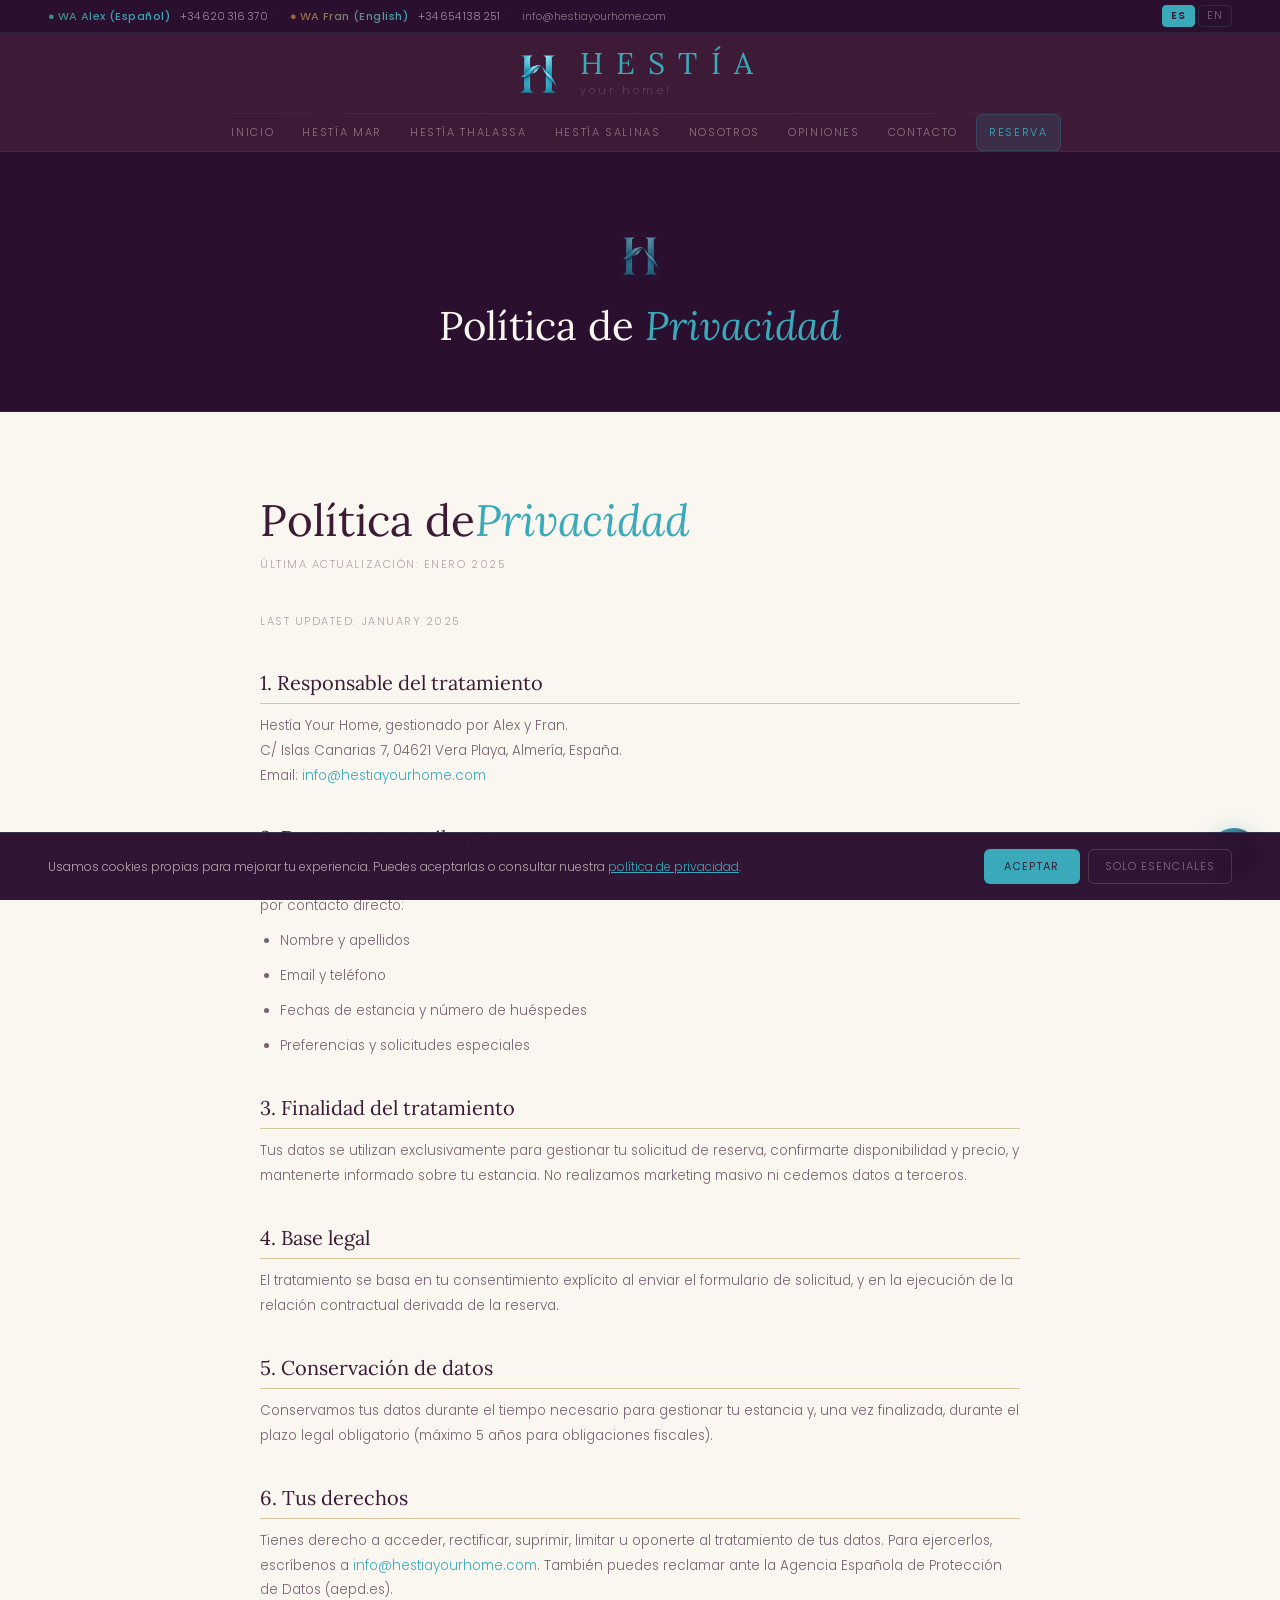
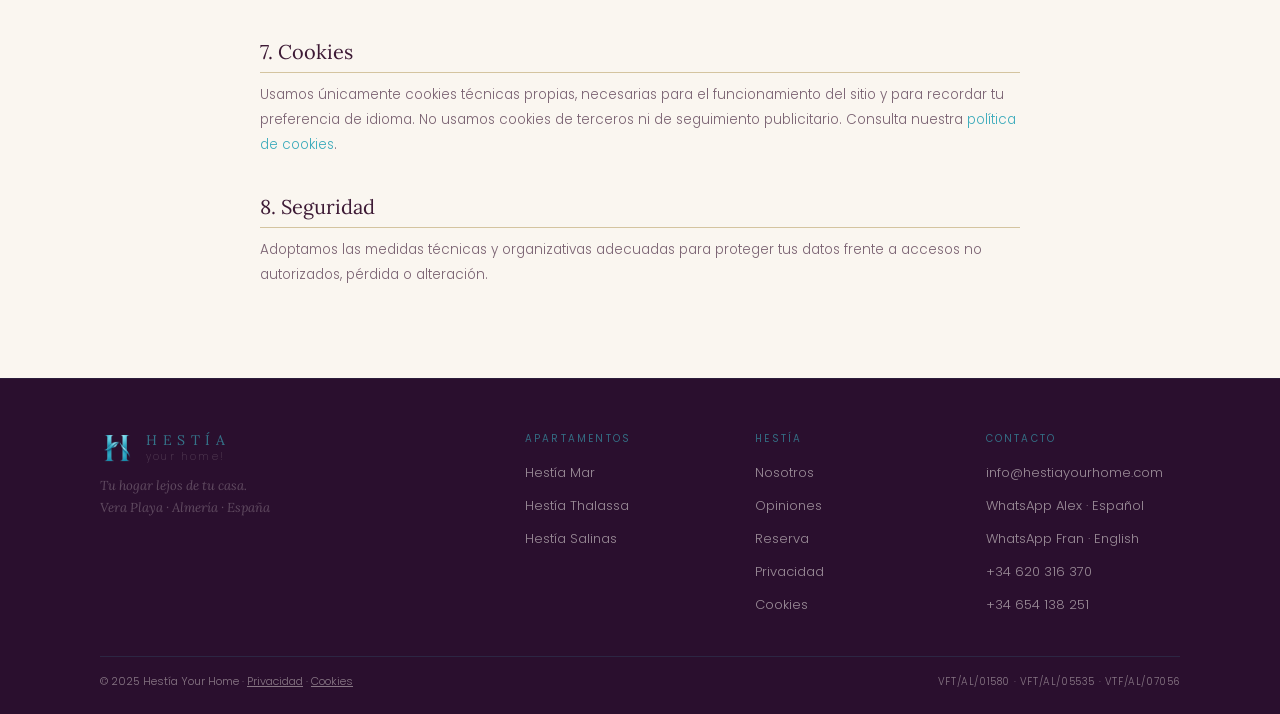
<file: privacidad.html>
<!DOCTYPE html>
<html lang="es"><head>
<meta charset="UTF-8"><meta name="viewport" content="width=device-width,initial-scale=1.0">
<title>Política de Privacidad · Hestía Your Home</title>
<meta name="description" content="Política de privacidad de Hestía Your Home. Información sobre el tratamiento de datos personales.">
<meta name="keywords" content="privacidad hestía, política privacidad apartamentos vera playa">
<meta property="og:title" content="Política de Privacidad · Hestía Your Home">
<meta property="og:description" content="Política de privacidad de Hestía Your Home. Información sobre el tratamiento de datos personales.">
<meta property="og:type" content="website">
<meta property="og:url" content="https://hestiayourhome.com/privacidad.html">
<meta property="og:image" content="https://hestiayourhome.com/og-image.jpg">
<meta name="twitter:card" content="summary_large_image">
<meta name="robots" content="index, follow">
<link rel="canonical" href="https://hestiayourhome.com/privacidad.html">

<style>
@import url('https://fonts.googleapis.com/css2?family=Lora:ital,wght@0,300;0,400;1,300;1,400&family=Poppins:wght@200;300;400;500;600&display=swap');
:root{
  --ber:#3D1A35;--ber-dk:#2A0F2E;--ber-md:#4A2040;
  --sol:#3AAABB;--sol-h:#2A8E9E;--sol-s:rgba(58,170,187,.14);
  --arena:#F0E8D5;--arena-d:#D4C4A0;--caliza:#FAF6F0;
  --crema:#FAF6F0;--crema-m:rgba(250,246,240,.72);--crema-s:rgba(250,246,240,.40);
  --vm:#246B6E;--vm2:#3A8A8C;--vt:#8B4A1E;--vt2:#A86030;
  --vs:#B8883A;--vs2:#CCA050;
  --pad:clamp(1.2rem,4vw,3rem);--r:8px;--tw:1080px;
}
*,*::before,*::after{box-sizing:border-box;margin:0;padding:0}
html{scroll-behavior:smooth;font-size:16px}
body{font-family:'Poppins',sans-serif;overflow-x:hidden;-webkit-font-smoothing:antialiased;background:var(--ber)}
img{max-width:100%;height:auto}

/* TOPBAR */
.topbar{background:var(--ber-dk);border-bottom:1px solid rgba(58,170,187,.12);padding:5px var(--pad);display:flex;align-items:center;justify-content:space-between;flex-wrap:wrap;gap:8px}
.tb-contacts{display:flex;align-items:center;gap:10px;flex-wrap:wrap}
.tb-wa{font-family:'Poppins',sans-serif;font-weight:500;font-size:11px;text-decoration:none;letter-spacing:.04em;white-space:nowrap}
.tb-wa-a{background:linear-gradient(90deg,var(--vm2),var(--sol));-webkit-background-clip:text;-webkit-text-fill-color:transparent;background-clip:text}
.tb-wa-f{background:linear-gradient(90deg,var(--vt2),var(--sol));-webkit-background-clip:text;-webkit-text-fill-color:transparent;background-clip:text}
.tb-sep{color:rgba(58,170,187,.18);font-size:9px}
.tb-tel{font-family:'Poppins',sans-serif;font-weight:300;font-size:11px;color:var(--crema-s);text-decoration:none;transition:color .2s;white-space:nowrap}
.tb-tel:hover{color:var(--sol)}
.tb-email{font-family:'Poppins',sans-serif;font-weight:300;font-size:11px;color:rgba(250,246,240,.22);text-decoration:none;transition:color .2s}
.tb-email:hover{color:var(--sol)}
.tb-lang{display:flex;gap:3px}
.lb{background:transparent;border:1px solid rgba(58,170,187,.18);color:rgba(250,246,240,.32);font-family:'Poppins',sans-serif;font-size:10.5px;letter-spacing:.1em;padding:2px 8px;border-radius:4px;cursor:pointer;transition:all .2s}
.lb.on,.lb:hover{background:var(--sol);border-color:var(--sol);color:var(--ber);font-weight:600}

/* HEADER */
.hd{position:sticky;top:0;z-index:200;background:var(--ber);border-bottom:1px solid rgba(58,170,187,.13)}
.hd-brand{display:flex;align-items:center;justify-content:center;gap:18px;padding:14px var(--pad);text-decoration:none}
.hd-logo{height:48px;width:auto;display:block;flex-shrink:0}
.hd-tx{display:flex;flex-direction:column;gap:4px}
.hd-name{font-family:'Lora',serif;font-weight:300;font-size:clamp(18px,2.8vw,30px);letter-spacing:.44em;color:var(--sol);text-transform:uppercase;line-height:1}
.hd-sub{font-family:'Poppins',sans-serif;font-weight:200;font-size:11px;letter-spacing:.28em;color:rgba(250,246,240,.28);text-transform:lowercase}
.hd-rule{height:1px;background:linear-gradient(to right,transparent,rgba(58,170,187,.16),transparent)}
.hd-nav{display:flex;align-items:center;justify-content:center;overflow-x:auto;scrollbar-width:none;padding:0 var(--pad)}
.hd-nav::-webkit-scrollbar{display:none}
.hd-nav a{font-family:'Poppins',sans-serif;font-weight:300;font-size:11px;letter-spacing:.15em;text-transform:uppercase;color:rgba(250,246,240,.42);text-decoration:none;padding:9px 12px;white-space:nowrap;flex-shrink:0;transition:color .18s;position:relative}
.hd-nav a::after{content:'';position:absolute;bottom:4px;left:50%;transform:translateX(-50%) scaleX(0);width:12px;height:1px;background:var(--sol);transition:transform .2s}
.hd-nav a:hover,.hd-nav a.active{color:var(--sol)}
.hd-nav a:hover::after,.hd-nav a.active::after{transform:translateX(-50%) scaleX(1)}
.hd-sep{color:rgba(58,170,187,.12)!important;font-size:8px!important;padding:9px 1px!important;pointer-events:none}
.hd-sep::after{display:none!important}
.hd-rsv{background:var(--sol-s)!important;color:var(--sol)!important;border:1px solid rgba(58,170,187,.2)!important;border-radius:6px!important;margin-left:6px!important}
.hd-rsv:hover{background:var(--sol)!important;color:var(--ber)!important}

/* UTILIDADES */
.tw{max-width:var(--tw);margin:0 auto}
.ey{font-family:'Poppins',sans-serif;font-weight:300;font-size:11px;letter-spacing:.32em;text-transform:uppercase;color:var(--sol);margin-bottom:12px;display:block}
.btn-sol{display:inline-block;background:var(--sol);color:var(--ber);font-family:'Poppins',sans-serif;font-weight:600;font-size:12px;letter-spacing:.12em;text-transform:uppercase;padding:13px 28px;border:none;border-radius:8px;text-decoration:none;cursor:pointer;transition:background .2s}
.btn-sol:hover{background:var(--sol-h)}
.btn-out-dk{display:inline-block;background:transparent;color:var(--crema);font-family:'Poppins',sans-serif;font-weight:300;font-size:12px;letter-spacing:.12em;text-transform:uppercase;padding:12px 28px;border:1px solid rgba(250,246,240,.18);border-radius:8px;text-decoration:none;transition:all .2s}
.btn-out-dk:hover{border-color:var(--sol);color:var(--sol)}
.btn-out-lt{display:inline-block;background:transparent;color:var(--ber);font-family:'Poppins',sans-serif;font-weight:300;font-size:12px;letter-spacing:.12em;text-transform:uppercase;padding:12px 28px;border:1px solid rgba(61,26,53,.2);border-radius:8px;text-decoration:none;transition:all .2s}
.btn-out-lt:hover{border-color:var(--sol);color:var(--sol)}

/* FOOTER */
.ft{background:var(--ber-dk);border-top:1px solid rgba(58,170,187,.10);padding:52px var(--pad) 24px}
.ft-g{max-width:var(--tw);margin:0 auto;display:grid;grid-template-columns:2fr 1fr 1fr 1fr;gap:36px;margin-bottom:32px}
.ft-brand{display:flex;align-items:center;gap:12px;text-decoration:none;margin-bottom:10px}
.ft-brand img{height:34px;width:auto}
.ft-bn{font-family:'Lora',serif;font-weight:300;font-size:14px;letter-spacing:.4em;color:var(--sol);text-transform:uppercase;display:block;opacity:.45}
.ft-bs{font-family:'Poppins',sans-serif;font-weight:200;font-size:10px;letter-spacing:.22em;color:var(--crema-s);text-transform:lowercase;display:block;opacity:.4}
.ft-tag{font-family:'Lora',serif;font-style:italic;font-weight:300;font-size:13px;color:var(--crema-s);line-height:1.65;margin-top:8px;opacity:.5}
.ft-col h4{font-family:'Poppins',sans-serif;font-weight:400;font-size:10px;letter-spacing:.22em;text-transform:uppercase;color:var(--sol);margin-bottom:12px;opacity:.6}
.ft-col ul{list-style:none}
.ft-col li{margin-bottom:8px}
.ft-col a{font-family:'Poppins',sans-serif;font-weight:300;font-size:13px;color:var(--crema-s);text-decoration:none;transition:color .2s}
.ft-col a:hover{color:var(--sol)}
.ft-bot{max-width:var(--tw);margin:0 auto;border-top:1px solid rgba(58,170,187,.07);padding-top:16px;display:flex;align-items:center;justify-content:space-between;flex-wrap:wrap;gap:7px}
.ft-copy{font-family:'Poppins',sans-serif;font-weight:300;font-size:11px;color:rgba(250,246,240,.18)}
.ft-lic{font-family:'Poppins',sans-serif;font-weight:300;font-size:10px;color:rgba(250,246,240,.12);letter-spacing:.06em}

/* LANGUAGE */
.lang-es,.lang-en{display:none}
body.es .lang-es{display:block}
body.en .lang-en{display:block}
.txt-es,.txt-en{display:none}
body.es .txt-es{display:inline}
body.en .txt-en{display:inline}

/* REVEAL */
[da]{opacity:0;transform:translateY(16px);transition:opacity .55s ease,transform .55s ease}
[da].in{opacity:1;transform:translateY(0)}

@media(max-width:900px){.ft-g{grid-template-columns:1fr 1fr}}
@media(max-width:600px){
  .ft-g{grid-template-columns:1fr}
  .topbar{flex-direction:column;align-items:flex-start}
  .hd-logo{height:40px}
  .tb-email{display:none}
  #contact-fixed{bottom:12px;right:12px}
}

/* ── TOPBAR FIJO SIEMPRE VISIBLE ───────────────── */
.topbar{
  position:fixed!important;
  top:0!important;
  left:0!important;
  right:0!important;
  z-index:300!important;
}
.hd{
  position:sticky!important;
  top:34px!important;
  z-index:200!important;
}
body{padding-top:34px!important}

/* ── TEXTOS CLAROS SOBRE BERENJENA ─────────────── */
/* Licencias VFT y textos muy tenues */
.apt-license{color:rgba(250,246,240,.55)!important;opacity:1!important}
.ft-lic{color:rgba(250,246,240,.45)!important}
.ft-copy{color:rgba(250,246,240,.45)!important}
.ft-bn{opacity:.65!important}
.ft-bs{opacity:.55!important}
.ft-tag{opacity:.65!important}
.ft-col a{color:rgba(250,246,240,.55)!important}
.tb-email{color:rgba(250,246,240,.45)!important}
.tb-tel{color:rgba(250,246,240,.55)!important}
.crema-s,.var--crema-s{opacity:1}
/* Textos pequeños en secciones oscuras */
.sc-desc{color:rgba(250,246,240,.65)!important}
.rv-meta{color:rgba(250,246,240,.55)!important}
.eq-rol{color:rgba(250,246,240,.65)!important}
.eq-desc{color:rgba(250,246,240,.65)!important}
.eq-tag{color:rgba(250,246,240,.55)!important}
.intro-p{color:rgba(250,246,240,.7)!important}
.sec-p-dk{color:rgba(250,246,240,.72)!important}
.hc-d{color:rgba(250,246,240,.68)!important}
.hop-pre{color:rgba(250,246,240,.65)!important}
.hero-ey{color:rgba(250,246,240,.65)!important}
.car-ey{color:rgba(250,246,240,.65)!important}
.ey{opacity:1!important}
/* Licencias en cards apartamento */
.ac-num{opacity:1!important;color:var(--ac)!important}
/* Footer bottom */
.ft-bot{border-top-color:rgba(58,170,187,.15)!important}

/* Colores propios en nombres de cards de apartamento */
.ac-vm .ac-name{color:var(--vm)!important}
.ac-vt .ac-name{color:var(--vt)!important}
.ac-vs .ac-name{color:var(--vs)!important}

/* Checkboxes visibles en móvil */
.extra-check{
  display:flex!important;
  align-items:center!important;
  gap:10px!important;
  cursor:pointer!important;
  padding:8px 10px;
  background:rgba(255,255,255,.04);
  border:1px solid rgba(58,170,187,.15);
  border-radius:8px;
}
.extra-check input[type=checkbox]{
  width:20px!important;
  height:20px!important;
  min-width:20px;
  accent-color:var(--sol)!important;
  cursor:pointer!important;
  -webkit-appearance:checkbox!important;
  appearance:checkbox!important;
}
.extra-check span{
  font-family:'Poppins',sans-serif;
  font-weight:300;
  font-size:13px!important;
  color:var(--crema)!important;
  line-height:1.3;
}

/* ══════════════════════════════════════════
   MOBILE RESPONSIVE — control específico
   ══════════════════════════════════════════ */
@media(max-width:480px){
  /* Topbar compacto */
  .topbar{padding:4px 12px;gap:5px;flex-wrap:wrap}
  .tb-contacts{gap:6px;font-size:10px}
  .tb-email{display:none}
  .tb-sep{display:none}

  /* Header */
  .hd-brand{padding:10px 12px;gap:10px}
  .hd-logo{height:36px}
  .hd-name{font-size:16px;letter-spacing:.3em}
  .hd-sub{font-size:9px}
  .hd-nav{padding:0 8px;gap:0}
  .hd-nav a{padding:8px 7px;font-size:9.5px;letter-spacing:.08em}
  .hd-sep{padding:8px 1px!important}

  /* Hero texto */
  .car-h{font-size:clamp(32px,10vw,52px)!important}
  .car-sl{font-size:13px!important}
  .car-btns{flex-direction:column;align-items:center;gap:8px}
  .car-btns a{width:100%;max-width:260px;text-align:center}
  .car-arr{width:36px;height:36px;font-size:13px}

  /* Padding general */
  :root{--pad:1rem}

  /* Grids a una columna */
  .ag,.fg,.og,.eq{grid-template-columns:1fr!important}
  .s-nos .tw,.s-ct .tw,.s-intro .tw,.tw-split{grid-template-columns:1fr!important;gap:24px}
  .ft-g{grid-template-columns:1fr!important;gap:20px}
  .form-row,.extras-grid,.princ-grid,.hc-grid,.logo-elements,.colores-grid{grid-template-columns:1fr!important}
  .colores-grid{grid-template-columns:1fr 1fr!important}

  /* Cards apartamento */
  .ac-img{aspect-ratio:16/9!important}
  .ac-body{padding:14px}
  .ac-name{font-size:18px!important}
  .ac-desc{font-size:12px}

  /* Hero scores */
  .hero-scores{flex-wrap:wrap;gap:0;border-radius:8px}
  .hs{padding:8px 12px;min-width:40%}
  .hs-n{font-size:20px!important}

  /* Scores opiniones */
  .sc-hd{grid-template-columns:1fr!important;padding:18px}
  .sc-big{font-size:60px!important}
  .sc-cats{grid-template-columns:1fr!important}

  /* Tabs */
  .tabs{max-width:100%;flex-direction:column;border-radius:10px}
  .tab{border-right:none!important;border-bottom:1px solid rgba(58,170,187,.12)}
  .tab:last-child{border-bottom:none}

  /* Reviews */
  .rv.wide{grid-column:span 1!important}
  .rv-grid{grid-template-columns:1fr!important}

  /* Plataformas */
  .pf-row{flex-direction:column}
  .pf-i{border-right:none;border-bottom:1px solid rgba(58,170,187,.08);padding:12px 16px}
  .pf-i:last-child{border-bottom:none}

  /* Formulario reservas */
  .res-form{padding:20px 16px}
  .s-res .tw{grid-template-columns:1fr!important;gap:28px}

  /* Nosotros */
  .logo-video{max-width:220px}
  .sc-cats{gap:8px}
  .vt-list .vt{flex-direction:column;gap:8px}

  /* Footer */
  .ft{padding:32px 16px 16px}
  .ft-bot{flex-direction:column;gap:6px;text-align:center}

  /* Secciones padding */
  .s-dk,.s-lt,.s-dk2,.s-reviews,.s-pf,.s-cita-dest,
  .s-apts,.s-nos,.s-feat,.s-op,.s-ct,.s-intro,.s-hestia,
  .s-equipo,.s-guia,.s-principios,.s-huesped,.s-viajero,
  .s-logo,.s-logo-anim,.s-colores,.cta-band{
    padding:48px 16px!important
  }

  /* Contacto fijo más pequeño */
  #contact-fixed{bottom:10px;right:10px}
  #cf-btn{width:44px;height:44px;font-size:18px}
  #cf-bubble{min-width:200px;padding:12px 14px}

  /* Cookie banner */
  #cookie-banner{flex-direction:column;gap:10px;padding:12px 16px}
}

@media(max-width:360px){
  .hd-nav a{font-size:8.5px;padding:7px 5px}
  .car-h{font-size:28px!important}
}

/* Colores definitivos nombres apartamento */
.ac-vm h3.ac-name, .ac-vm .ac-name{color:#246B6E!important}
.ac-vt h3.ac-name, .ac-vt .ac-name{color:#8B4A1E!important}
.ac-vs h3.ac-name, .ac-vs .ac-name{color:#B8883A!important}
/* Concepto también en color propio */
.ac-vm .ac-concept{color:#3A8A8C!important}
.ac-vt .ac-concept{color:#A86030!important}
.ac-vs .ac-concept{color:#CCA050!important}
</style><style>
.hero-priv{background:var(--ber-dk);padding:80px var(--pad) 60px;text-align:center;border-bottom:1px solid rgba(58,170,187,.1)}
.s-priv{background:var(--crema);padding:80px var(--pad)}
.priv-wrap{max-width:760px;margin:0 auto}
.priv-h1{font-family:'Lora',serif;font-weight:300;font-size:clamp(28px,4vw,44px);color:var(--ber);margin-bottom:8px}
.priv-h1 em{font-style:italic;color:var(--sol)}
.priv-updated{font-family:'Poppins',sans-serif;font-weight:300;font-size:11px;letter-spacing:.14em;text-transform:uppercase;color:rgba(61,26,53,.38);margin-bottom:40px;display:block}
.priv-wrap h2{font-family:'Lora',serif;font-weight:300;font-size:20px;color:var(--ber);margin:36px 0 10px;padding-bottom:8px;border-bottom:1px solid var(--arena-d)}
.priv-wrap p,.priv-wrap li{font-family:'Poppins',sans-serif;font-weight:300;font-size:13.5px;color:rgba(61,26,53,.68);line-height:1.85;margin-bottom:10px}
.priv-wrap ul{padding-left:20px;margin-bottom:14px}
.priv-wrap a{color:var(--sol);text-decoration:none}
</style>
<link rel="icon" type="image/png" href="[data-uri]">
</head><body class="es">
<div class="topbar"><div class="tb-contacts">
    <a href="https://wa.me/34620316370" class="tb-wa tb-wa-a">&#9679;&thinsp;WA Alex (Español)</a>
    <a href="tel:+34620316370" class="tb-tel">+34&thinsp;620&thinsp;316&thinsp;370</a>
    <span class="tb-sep">&middot;</span>
    <a href="https://wa.me/34654138251" class="tb-wa tb-wa-f">&#9679;&thinsp;WA Fran (English)</a>
    <a href="tel:+34654138251" class="tb-tel">+34&thinsp;654&thinsp;138&thinsp;251</a>
    <span class="tb-sep">&middot;</span>
    <a href="mailto:info@hestiayourhome.com" class="tb-email">info@hestiayourhome.com</a>
  </div><div class="tb-lang">
    <button class="lb on" data-lang="es" onclick="setLang('es')">ES</button>
    <button class="lb" data-lang="en" onclick="setLang('en')">EN</button>
  </div></div>
<header class="hd">
  <a href="index.html" class="hd-brand">
    <img src="[data-uri]" alt="Hestía" class="hd-logo">
    <div class="hd-tx"><span class="hd-name">Hest&iacute;a</span><span class="hd-sub">your home!</span></div>
  </a>
  <div class="hd-rule"></div>
  <nav class="hd-nav"><a href="index.html"><span class="txt-es">Inicio</span><span class="txt-en">Home</span></a><span class="hd-sep">&middot;</span><a href="vera-mar.html"><span class="txt-es">Hestía Mar</span><span class="txt-en">Hestía Mar</span></a><span class="hd-sep">&middot;</span><a href="vera-thalassa.html"><span class="txt-es">Hestía Thalassa</span><span class="txt-en">Hestía Thalassa</span></a><span class="hd-sep">&middot;</span><a href="vera-salinas.html"><span class="txt-es">Hestía Salinas</span><span class="txt-en">Hestía Salinas</span></a><span class="hd-sep">&middot;</span><a href="nosotros.html"><span class="txt-es">Nosotros</span><span class="txt-en">About us</span></a><span class="hd-sep">&middot;</span><a href="opiniones.html"><span class="txt-es">Opiniones</span><span class="txt-en">Reviews</span></a><span class="hd-sep">&middot;</span><a href="contacto.html"><span class="txt-es">Contacto</span><span class="txt-en">Contact</span></a>
    <a href="reservas.html" class="hd-rsv"><span class="txt-es">Reserva</span><span class="txt-en">Book</span></a>
  </nav>
</header>

<div id="cookie-banner" style="display:none;position:fixed;bottom:0;left:0;right:0;z-index:1000;background:rgba(42,15,46,.97);border-top:1px solid rgba(58,170,187,.2);padding:16px clamp(1rem,4vw,3rem);display:flex;align-items:center;justify-content:space-between;gap:16px;flex-wrap:wrap;backdrop-filter:blur(10px);">
  <p style="font-family:'Poppins',sans-serif;font-weight:300;font-size:12px;color:rgba(250,246,240,.65);max-width:700px;margin:0;line-height:1.6;">
    <span class="txt-es">Usamos cookies propias para mejorar tu experiencia. Puedes aceptarlas o consultar nuestra <a href="privacidad.html" style="color:var(--sol);">política de privacidad</a>.</span>
    <span class="txt-en">We use cookies to improve your experience. You can accept them or read our <a href="privacidad.html" style="color:var(--sol);">privacy policy</a>.</span>
  </p>
  <div style="display:flex;gap:8px;flex-shrink:0;">
    <button onclick="acceptCookies()" style="font-family:'Poppins',sans-serif;font-weight:400;font-size:11px;letter-spacing:.1em;text-transform:uppercase;padding:8px 20px;background:#3AAABB;color:#3D1A35;border:none;border-radius:6px;cursor:pointer;">
      <span class="txt-es">Aceptar</span><span class="txt-en">Accept</span>
    </button>
    <button onclick="rejectCookies()" style="font-family:'Poppins',sans-serif;font-weight:300;font-size:11px;letter-spacing:.1em;text-transform:uppercase;padding:8px 16px;background:transparent;color:rgba(250,246,240,.4);border:1px solid rgba(250,246,240,.15);border-radius:6px;cursor:pointer;">
      <span class="txt-es">Solo esenciales</span><span class="txt-en">Essentials only</span>
    </button>
  </div>
</div>
<script>
(function(){
  var consent=localStorage.getItem('hestia_cookies');
  if(!consent) document.getElementById('cookie-banner').style.display='flex';
})();
function acceptCookies(){localStorage.setItem('hestia_cookies','all');document.getElementById('cookie-banner').style.display='none';}
function rejectCookies(){localStorage.setItem('hestia_cookies','essential');document.getElementById('cookie-banner').style.display='none';}
</script>

<div class="hero-priv">
  <img src="[data-uri]" alt="Hestía" style="height:48px;margin:0 auto 20px;display:block;opacity:.6">
  <h1 style="font-family:'Lora',serif;font-weight:300;font-size:clamp(24px,4vw,40px);color:var(--crema)"><span class="lang-es">Política de <em style="color:var(--sol)">Privacidad</em></span><span class="lang-en">Privacy <em style="color:var(--sol)">Policy</em></span></h1>
</div>
<section class="s-priv">
  <div class="priv-wrap">
    <h1 class="priv-h1 lang-es">Política de<em>Privacidad</em></h1>
    <h1 class="priv-h1 lang-en">Privacy<em>Policy</em></h1>
    <span class="priv-updated lang-es">Última actualización: enero 2025</span>
    <span class="priv-updated lang-en">Last updated: January 2025</span>
    <div class="lang-es">
      <h2>1. Responsable del tratamiento</h2>
      <p>Hestía Your Home, gestionado por Alex y Fran.<br>C/ Islas Canarias 7, 04621 Vera Playa, Almería, España.<br>Email: <a href="mailto:info@hestiayourhome.com">info@hestiayourhome.com</a></p>
      <h2>2. Datos que recopilamos</h2>
      <p>Recopilamos únicamente los datos que nos proporcionas voluntariamente a través del formulario de reserva o por contacto directo:</p>
      <ul><li>Nombre y apellidos</li><li>Email y teléfono</li><li>Fechas de estancia y número de huéspedes</li><li>Preferencias y solicitudes especiales</li></ul>
      <h2>3. Finalidad del tratamiento</h2>
      <p>Tus datos se utilizan exclusivamente para gestionar tu solicitud de reserva, confirmarte disponibilidad y precio, y mantenerte informado sobre tu estancia. No realizamos marketing masivo ni cedemos datos a terceros.</p>
      <h2>4. Base legal</h2>
      <p>El tratamiento se basa en tu consentimiento explícito al enviar el formulario de solicitud, y en la ejecución de la relación contractual derivada de la reserva.</p>
      <h2>5. Conservación de datos</h2>
      <p>Conservamos tus datos durante el tiempo necesario para gestionar tu estancia y, una vez finalizada, durante el plazo legal obligatorio (máximo 5 años para obligaciones fiscales).</p>
      <h2>6. Tus derechos</h2>
      <p>Tienes derecho a acceder, rectificar, suprimir, limitar u oponerte al tratamiento de tus datos. Para ejercerlos, escríbenos a <a href="mailto:info@hestiayourhome.com">info@hestiayourhome.com</a>. También puedes reclamar ante la Agencia Española de Protección de Datos (aepd.es).</p>
      <h2>7. Cookies</h2>
      <p>Usamos únicamente cookies técnicas propias, necesarias para el funcionamiento del sitio y para recordar tu preferencia de idioma. No usamos cookies de terceros ni de seguimiento publicitario. Consulta nuestra <a href="cookies.html">política de cookies</a>.</p>
      <h2>8. Seguridad</h2>
      <p>Adoptamos las medidas técnicas y organizativas adecuadas para proteger tus datos frente a accesos no autorizados, pérdida o alteración.</p>
    </div>
    <div class="lang-en">
      <h2>1. Data Controller</h2>
      <p>Hestía Your Home, managed by Alex and Fran.<br>C/ Islas Canarias 7, 04621 Vera Playa, Almería, Spain.<br>Email: <a href="mailto:info@hestiayourhome.com">info@hestiayourhome.com</a></p>
      <h2>2. Data we collect</h2>
      <p>We only collect data you voluntarily provide through the booking form or direct contact:</p>
      <ul><li>Full name</li><li>Email and phone</li><li>Stay dates and number of guests</li><li>Preferences and special requests</li></ul>
      <h2>3. Purpose of processing</h2>
      <p>Your data is used exclusively to manage your booking request, confirm availability and price, and keep you informed about your stay. We do not carry out mass marketing or share data with third parties.</p>
      <h2>4. Legal basis</h2>
      <p>Processing is based on your explicit consent when submitting the request form, and on the execution of the contractual relationship arising from the booking.</p>
      <h2>5. Data retention</h2>
      <p>We keep your data for as long as necessary to manage your stay and, once completed, for the legally required period (maximum 5 years for tax obligations).</p>
      <h2>6. Your rights</h2>
      <p>You have the right to access, rectify, erase, restrict or object to the processing of your data. To exercise them, write to us at <a href="mailto:info@hestiayourhome.com">info@hestiayourhome.com</a>.</p>
      <h2>7. Cookies</h2>
      <p>We only use our own technical cookies, necessary for the site to function and to remember your language preference. We do not use third-party or advertising tracking cookies. See our <a href="cookies.html">cookie policy</a>.</p>
      <h2>8. Security</h2>
      <p>We adopt appropriate technical and organisational measures to protect your data against unauthorised access, loss or alteration.</p>
    </div>
  </div>
</section>

<footer class="ft">
  <div class="ft-g">
    <div>
      <a href="index.html" class="ft-brand">
        <img src="[data-uri]" alt="Hestía">
        <span><span class="ft-bn">Hestía</span><span class="ft-bs">your home!</span></span>
      </a>
      <p class="ft-tag lang-es">Tu hogar lejos de tu casa.<br>Vera Playa · Almería · España</p>
      <p class="ft-tag lang-en">Your home away from home.<br>Vera Playa · Almería · Spain</p>
    </div>
    <div class="ft-col">
      <h4><span class="txt-es">Apartamentos</span><span class="txt-en">Apartments</span></h4>
      <ul>
        <li><a href="vera-mar.html">Hestía Mar</a></li>
        <li><a href="vera-thalassa.html">Hestía Thalassa</a></li>
        <li><a href="vera-salinas.html">Hestía Salinas</a></li>
      </ul>
    </div>
    <div class="ft-col">
      <h4>Hestía</h4>
      <ul>
        <li><a href="nosotros.html"><span class="txt-es">Nosotros</span><span class="txt-en">About us</span></a></li>
        <li><a href="opiniones.html"><span class="txt-es">Opiniones</span><span class="txt-en">Reviews</span></a></li>
        <li><a href="reservas.html"><span class="txt-es">Reserva</span><span class="txt-en">Book</span></a></li>
        <li><a href="privacidad.html"><span class="txt-es">Privacidad</span><span class="txt-en">Privacy</span></a></li>
        <li><a href="cookies.html">Cookies</a></li>
      </ul>
    </div>
    <div class="ft-col">
      <h4><span class="txt-es">Contacto</span><span class="txt-en">Contact</span></h4>
      <ul>
        <li><a href="mailto:info@hestiayourhome.com">info@hestiayourhome.com</a></li>
        <li><a href="https://wa.me/34620316370"><span class="txt-es">WhatsApp Alex · Español</span><span class="txt-en">WhatsApp Alex · Español</span></a></li>
        <li><a href="https://wa.me/34654138251"><span class="txt-es">WhatsApp Fran · English</span><span class="txt-en">WhatsApp Fran · English</span></a></li>
        <li><a href="tel:+34620316370">+34 620 316 370</a></li>
        <li><a href="tel:+34654138251">+34 654 138 251</a></li>
      </ul>
    </div>
  </div>
  <div class="ft-bot">
    <span class="ft-copy">© 2025 Hestía Your Home ·
      <a href="privacidad.html" style="color:inherit;"><span class="txt-es">Privacidad</span><span class="txt-en">Privacy</span></a> ·
      <a href="cookies.html" style="color:inherit;">Cookies</a>
    </span>
    <span class="ft-lic">VFT/AL/01580 · VFT/AL/05535 · VTF/AL/07056</span>
  </div>
</footer>

<div id="contact-fixed" style="position:fixed;bottom:20px;right:20px;z-index:999;display:flex;flex-direction:column;gap:10px;align-items:flex-end;">
  <div id="cf-bubble" style="background:rgba(61,26,53,.97);border:1px solid rgba(58,170,187,.25);border-radius:14px;padding:16px 18px;display:none;box-shadow:0 8px 32px rgba(0,0,0,.3);backdrop-filter:blur(10px);min-width:230px;">
    <p style="font-family:'Poppins',sans-serif;font-weight:300;font-size:11px;letter-spacing:.18em;text-transform:uppercase;color:rgba(58,170,187,.6);margin-bottom:12px;">Contacto directo</p>
    <a href="https://wa.me/34620316370" target="_blank" style="display:flex;align-items:center;gap:10px;text-decoration:none;padding:8px 0;border-bottom:1px solid rgba(255,255,255,.06);">
      <span style="width:32px;height:32px;border-radius:50%;background:rgba(58,170,187,.15);display:flex;align-items:center;justify-content:center;font-size:14px;">💬</span>
      <span><span style="font-family:'Poppins',sans-serif;font-weight:400;font-size:12px;color:#FAF6F0;display:block;">Alex · Español · +34 620 316 370</span><span style="font-family:'Poppins',sans-serif;font-weight:300;font-size:10px;color:rgba(58,170,187,.8);">WhatsApp</span></span>
    </a>
    <a href="https://wa.me/34654138251" target="_blank" style="display:flex;align-items:center;gap:10px;text-decoration:none;padding:8px 0;border-bottom:1px solid rgba(255,255,255,.06);">
      <span style="width:32px;height:32px;border-radius:50%;background:rgba(139,74,30,.2);display:flex;align-items:center;justify-content:center;font-size:14px;">💬</span>
      <span><span style="font-family:'Poppins',sans-serif;font-weight:400;font-size:12px;color:#FAF6F0;display:block;">Fran · English · +34 654 138 251</span><span style="font-family:'Poppins',sans-serif;font-weight:300;font-size:10px;color:rgba(58,170,187,.8);">WhatsApp</span></span>
    </a>
    <a href="tel:+34620316370" style="display:flex;align-items:center;gap:10px;text-decoration:none;padding:8px 0;border-bottom:1px solid rgba(255,255,255,.06);">
      <span style="width:32px;height:32px;border-radius:50%;background:rgba(58,170,187,.1);display:flex;align-items:center;justify-content:center;font-size:14px;">📞</span>
      <span><span style="font-family:'Poppins',sans-serif;font-weight:400;font-size:12px;color:#FAF6F0;display:block;">+34 620 316 370</span><span style="font-family:'Poppins',sans-serif;font-weight:300;font-size:10px;color:rgba(58,170,187,.8);">Llamar · Alex ES</span></span>
    </a>
    <a href="tel:+34654138251" style="display:flex;align-items:center;gap:10px;text-decoration:none;padding:8px 0;">
      <span style="width:32px;height:32px;border-radius:50%;background:rgba(58,170,187,.1);display:flex;align-items:center;justify-content:center;font-size:14px;">📞</span>
      <span><span style="font-family:'Poppins',sans-serif;font-weight:400;font-size:12px;color:#FAF6F0;display:block;">+34 654 138 251</span><span style="font-family:'Poppins',sans-serif;font-weight:300;font-size:10px;color:rgba(58,170,187,.8);">Call · Fran EN</span></span>
    </a>
    <a href="mailto:info@hestiayourhome.com" style="display:block;margin-top:10px;font-family:'Poppins',sans-serif;font-weight:300;font-size:11px;color:rgba(58,170,187,.6);text-decoration:none;text-align:center;">info@hestiayourhome.com</a>
  </div>
  <button id="cf-btn" onclick="toggleContact()" style="width:52px;height:52px;border-radius:50%;border:none;cursor:pointer;background:linear-gradient(135deg,#3AAABB,#3D1A35);box-shadow:0 4px 20px rgba(58,170,187,.35);display:flex;align-items:center;justify-content:center;font-size:22px;transition:transform .2s;" title="Contacto">💬</button>
</div>
<script>
function toggleContact(){var b=document.getElementById('cf-bubble');var open=b.style.display==='block';b.style.display=open?'none':'block';document.getElementById('cf-btn').style.transform=open?'':'rotate(20deg)';}
document.addEventListener('click',function(e){if(!document.getElementById('contact-fixed').contains(e.target)){document.getElementById('cf-bubble').style.display='none';document.getElementById('cf-btn').style.transform='';}});
</script>

<script>
function setLang(l){
  document.body.className=l;
  localStorage.setItem('hestia_lang',l);
  document.querySelectorAll('.lb').forEach(function(b){b.classList.toggle('on',b.dataset.lang===l);});
}
(function(){
  var l=localStorage.getItem('hestia_lang')||'es';
  setLang(l);
  var io=new IntersectionObserver(function(es){es.forEach(function(e){if(e.isIntersecting){e.target.classList.add('in');io.unobserve(e.target);}});},{threshold:.08});
  document.querySelectorAll('[da]').forEach(function(el){io.observe(el);});
})();
</script>
</body></html>
</file>
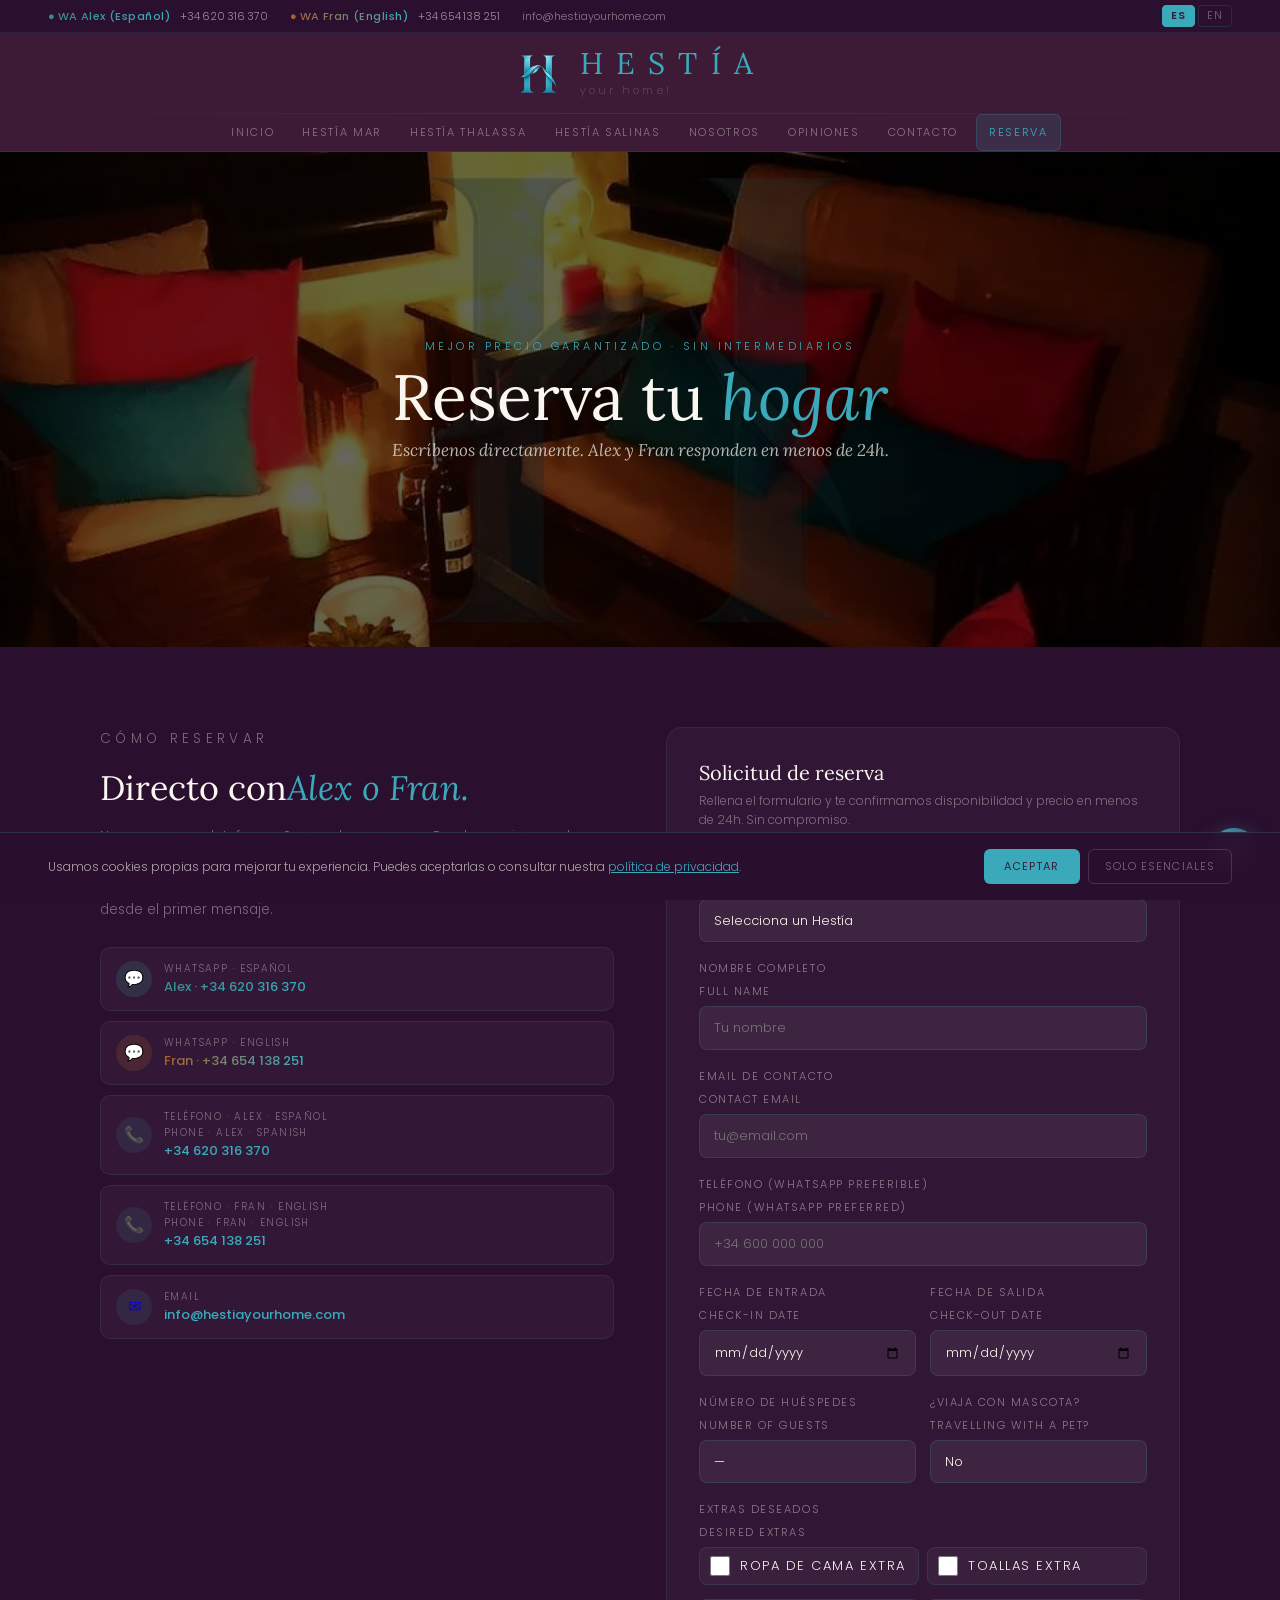
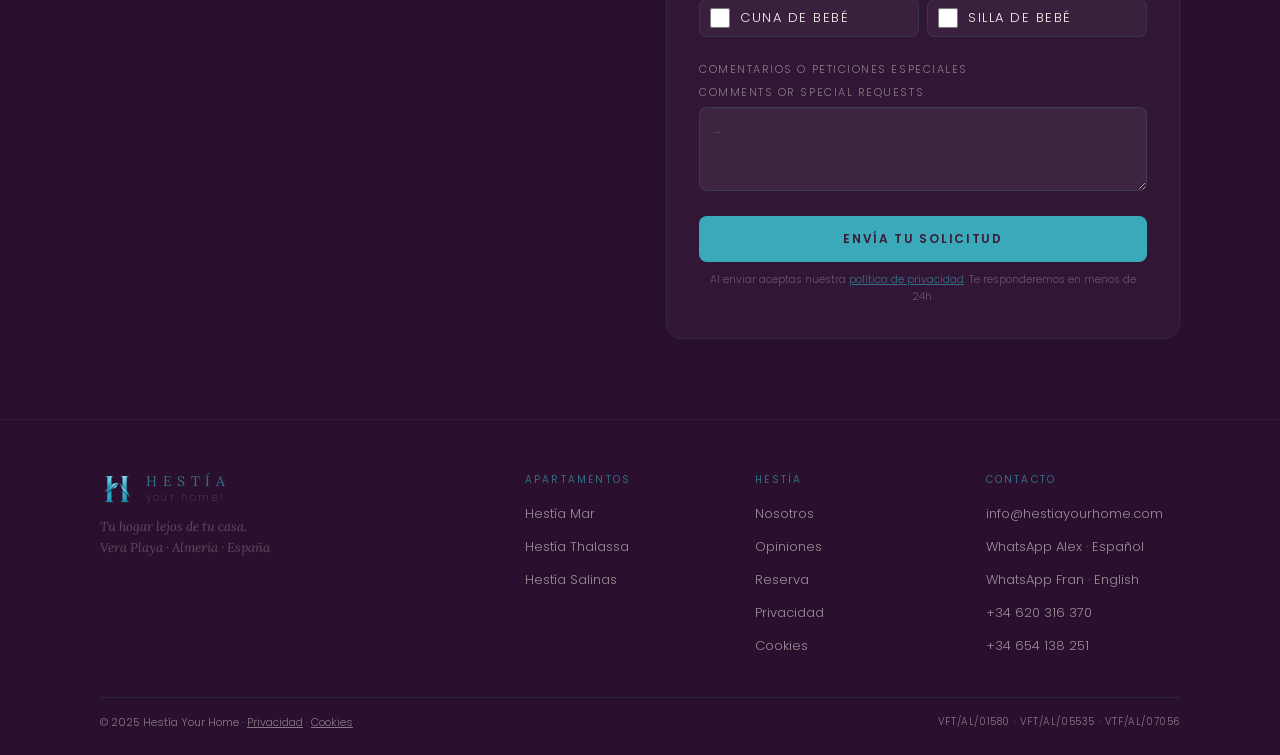
<file: reservas.html>
<!DOCTYPE html>
<html lang="es"><head>
<meta charset="UTF-8"><meta name="viewport" content="width=device-width,initial-scale=1.0">
<title>Reserva · Mejor precio garantizado · Hestía Your Home</title>
<meta name="description" content="Reserva directamente con Alex o Fran. Sin intermediarios, mejor precio garantizado. Respuesta en menos de 24 horas.">
<meta name="keywords" content="reservar apartamento vera playa, alquiler directo almería, reserva hestía">
<meta property="og:title" content="Reserva · Mejor precio garantizado · Hestía Your Home">
<meta property="og:description" content="Reserva directamente con Alex o Fran. Sin intermediarios, mejor precio garantizado. Respuesta en menos de 24 horas.">
<meta property="og:type" content="website">
<meta property="og:url" content="https://hestiayourhome.com/reservas.html">
<meta property="og:image" content="https://hestiayourhome.com/og-image.jpg">
<meta name="twitter:card" content="summary_large_image">
<meta name="robots" content="index, follow">
<link rel="canonical" href="https://hestiayourhome.com/reservas.html">

<style>
@import url('https://fonts.googleapis.com/css2?family=Lora:ital,wght@0,300;0,400;1,300;1,400&family=Poppins:wght@200;300;400;500;600&display=swap');
:root{
  --ber:#3D1A35;--ber-dk:#2A0F2E;--ber-md:#4A2040;
  --sol:#3AAABB;--sol-h:#2A8E9E;--sol-s:rgba(58,170,187,.14);
  --arena:#F0E8D5;--arena-d:#D4C4A0;--caliza:#FAF6F0;
  --crema:#FAF6F0;--crema-m:rgba(250,246,240,.72);--crema-s:rgba(250,246,240,.40);
  --vm:#246B6E;--vm2:#3A8A8C;--vt:#8B4A1E;--vt2:#A86030;
  --vs:#B8883A;--vs2:#CCA050;
  --pad:clamp(1.2rem,4vw,3rem);--r:8px;--tw:1080px;
}
*,*::before,*::after{box-sizing:border-box;margin:0;padding:0}
html{scroll-behavior:smooth;font-size:16px}
body{font-family:'Poppins',sans-serif;overflow-x:hidden;-webkit-font-smoothing:antialiased;background:var(--ber)}
img{max-width:100%;height:auto}

/* TOPBAR */
.topbar{background:var(--ber-dk);border-bottom:1px solid rgba(58,170,187,.12);padding:5px var(--pad);display:flex;align-items:center;justify-content:space-between;flex-wrap:wrap;gap:8px}
.tb-contacts{display:flex;align-items:center;gap:10px;flex-wrap:wrap}
.tb-wa{font-family:'Poppins',sans-serif;font-weight:500;font-size:11px;text-decoration:none;letter-spacing:.04em;white-space:nowrap}
.tb-wa-a{background:linear-gradient(90deg,var(--vm2),var(--sol));-webkit-background-clip:text;-webkit-text-fill-color:transparent;background-clip:text}
.tb-wa-f{background:linear-gradient(90deg,var(--vt2),var(--sol));-webkit-background-clip:text;-webkit-text-fill-color:transparent;background-clip:text}
.tb-sep{color:rgba(58,170,187,.18);font-size:9px}
.tb-tel{font-family:'Poppins',sans-serif;font-weight:300;font-size:11px;color:var(--crema-s);text-decoration:none;transition:color .2s;white-space:nowrap}
.tb-tel:hover{color:var(--sol)}
.tb-email{font-family:'Poppins',sans-serif;font-weight:300;font-size:11px;color:rgba(250,246,240,.22);text-decoration:none;transition:color .2s}
.tb-email:hover{color:var(--sol)}
.tb-lang{display:flex;gap:3px}
.lb{background:transparent;border:1px solid rgba(58,170,187,.18);color:rgba(250,246,240,.32);font-family:'Poppins',sans-serif;font-size:10.5px;letter-spacing:.1em;padding:2px 8px;border-radius:4px;cursor:pointer;transition:all .2s}
.lb.on,.lb:hover{background:var(--sol);border-color:var(--sol);color:var(--ber);font-weight:600}

/* HEADER */
.hd{position:sticky;top:0;z-index:200;background:var(--ber);border-bottom:1px solid rgba(58,170,187,.13)}
.hd-brand{display:flex;align-items:center;justify-content:center;gap:18px;padding:14px var(--pad);text-decoration:none}
.hd-logo{height:48px;width:auto;display:block;flex-shrink:0}
.hd-tx{display:flex;flex-direction:column;gap:4px}
.hd-name{font-family:'Lora',serif;font-weight:300;font-size:clamp(18px,2.8vw,30px);letter-spacing:.44em;color:var(--sol);text-transform:uppercase;line-height:1}
.hd-sub{font-family:'Poppins',sans-serif;font-weight:200;font-size:11px;letter-spacing:.28em;color:rgba(250,246,240,.28);text-transform:lowercase}
.hd-rule{height:1px;background:linear-gradient(to right,transparent,rgba(58,170,187,.16),transparent)}
.hd-nav{display:flex;align-items:center;justify-content:center;overflow-x:auto;scrollbar-width:none;padding:0 var(--pad)}
.hd-nav::-webkit-scrollbar{display:none}
.hd-nav a{font-family:'Poppins',sans-serif;font-weight:300;font-size:11px;letter-spacing:.15em;text-transform:uppercase;color:rgba(250,246,240,.42);text-decoration:none;padding:9px 12px;white-space:nowrap;flex-shrink:0;transition:color .18s;position:relative}
.hd-nav a::after{content:'';position:absolute;bottom:4px;left:50%;transform:translateX(-50%) scaleX(0);width:12px;height:1px;background:var(--sol);transition:transform .2s}
.hd-nav a:hover,.hd-nav a.active{color:var(--sol)}
.hd-nav a:hover::after,.hd-nav a.active::after{transform:translateX(-50%) scaleX(1)}
.hd-sep{color:rgba(58,170,187,.12)!important;font-size:8px!important;padding:9px 1px!important;pointer-events:none}
.hd-sep::after{display:none!important}
.hd-rsv{background:var(--sol-s)!important;color:var(--sol)!important;border:1px solid rgba(58,170,187,.2)!important;border-radius:6px!important;margin-left:6px!important}
.hd-rsv:hover{background:var(--sol)!important;color:var(--ber)!important}

/* UTILIDADES */
.tw{max-width:var(--tw);margin:0 auto}
.ey{font-family:'Poppins',sans-serif;font-weight:300;font-size:11px;letter-spacing:.32em;text-transform:uppercase;color:var(--sol);margin-bottom:12px;display:block}
.btn-sol{display:inline-block;background:var(--sol);color:var(--ber);font-family:'Poppins',sans-serif;font-weight:600;font-size:12px;letter-spacing:.12em;text-transform:uppercase;padding:13px 28px;border:none;border-radius:8px;text-decoration:none;cursor:pointer;transition:background .2s}
.btn-sol:hover{background:var(--sol-h)}
.btn-out-dk{display:inline-block;background:transparent;color:var(--crema);font-family:'Poppins',sans-serif;font-weight:300;font-size:12px;letter-spacing:.12em;text-transform:uppercase;padding:12px 28px;border:1px solid rgba(250,246,240,.18);border-radius:8px;text-decoration:none;transition:all .2s}
.btn-out-dk:hover{border-color:var(--sol);color:var(--sol)}
.btn-out-lt{display:inline-block;background:transparent;color:var(--ber);font-family:'Poppins',sans-serif;font-weight:300;font-size:12px;letter-spacing:.12em;text-transform:uppercase;padding:12px 28px;border:1px solid rgba(61,26,53,.2);border-radius:8px;text-decoration:none;transition:all .2s}
.btn-out-lt:hover{border-color:var(--sol);color:var(--sol)}

/* FOOTER */
.ft{background:var(--ber-dk);border-top:1px solid rgba(58,170,187,.10);padding:52px var(--pad) 24px}
.ft-g{max-width:var(--tw);margin:0 auto;display:grid;grid-template-columns:2fr 1fr 1fr 1fr;gap:36px;margin-bottom:32px}
.ft-brand{display:flex;align-items:center;gap:12px;text-decoration:none;margin-bottom:10px}
.ft-brand img{height:34px;width:auto}
.ft-bn{font-family:'Lora',serif;font-weight:300;font-size:14px;letter-spacing:.4em;color:var(--sol);text-transform:uppercase;display:block;opacity:.45}
.ft-bs{font-family:'Poppins',sans-serif;font-weight:200;font-size:10px;letter-spacing:.22em;color:var(--crema-s);text-transform:lowercase;display:block;opacity:.4}
.ft-tag{font-family:'Lora',serif;font-style:italic;font-weight:300;font-size:13px;color:var(--crema-s);line-height:1.65;margin-top:8px;opacity:.5}
.ft-col h4{font-family:'Poppins',sans-serif;font-weight:400;font-size:10px;letter-spacing:.22em;text-transform:uppercase;color:var(--sol);margin-bottom:12px;opacity:.6}
.ft-col ul{list-style:none}
.ft-col li{margin-bottom:8px}
.ft-col a{font-family:'Poppins',sans-serif;font-weight:300;font-size:13px;color:var(--crema-s);text-decoration:none;transition:color .2s}
.ft-col a:hover{color:var(--sol)}
.ft-bot{max-width:var(--tw);margin:0 auto;border-top:1px solid rgba(58,170,187,.07);padding-top:16px;display:flex;align-items:center;justify-content:space-between;flex-wrap:wrap;gap:7px}
.ft-copy{font-family:'Poppins',sans-serif;font-weight:300;font-size:11px;color:rgba(250,246,240,.18)}
.ft-lic{font-family:'Poppins',sans-serif;font-weight:300;font-size:10px;color:rgba(250,246,240,.12);letter-spacing:.06em}

/* LANGUAGE */
.lang-es,.lang-en{display:none}
body.es .lang-es{display:block}
body.en .lang-en{display:block}
.txt-es,.txt-en{display:none}
body.es .txt-es{display:inline}
body.en .txt-en{display:inline}

/* REVEAL */
[da]{opacity:0;transform:translateY(16px);transition:opacity .55s ease,transform .55s ease}
[da].in{opacity:1;transform:translateY(0)}

@media(max-width:900px){.ft-g{grid-template-columns:1fr 1fr}}
@media(max-width:600px){
  .ft-g{grid-template-columns:1fr}
  .topbar{flex-direction:column;align-items:flex-start}
  .hd-logo{height:40px}
  .tb-email{display:none}
  #contact-fixed{bottom:12px;right:12px}
}

/* ── TOPBAR FIJO SIEMPRE VISIBLE ───────────────── */
.topbar{
  position:fixed!important;
  top:0!important;
  left:0!important;
  right:0!important;
  z-index:300!important;
}
.hd{
  position:sticky!important;
  top:34px!important;
  z-index:200!important;
}
body{padding-top:34px!important}

/* ── TEXTOS CLAROS SOBRE BERENJENA ─────────────── */
/* Licencias VFT y textos muy tenues */
.apt-license{color:rgba(250,246,240,.55)!important;opacity:1!important}
.ft-lic{color:rgba(250,246,240,.45)!important}
.ft-copy{color:rgba(250,246,240,.45)!important}
.ft-bn{opacity:.65!important}
.ft-bs{opacity:.55!important}
.ft-tag{opacity:.65!important}
.ft-col a{color:rgba(250,246,240,.55)!important}
.tb-email{color:rgba(250,246,240,.45)!important}
.tb-tel{color:rgba(250,246,240,.55)!important}
.crema-s,.var--crema-s{opacity:1}
/* Textos pequeños en secciones oscuras */
.sc-desc{color:rgba(250,246,240,.65)!important}
.rv-meta{color:rgba(250,246,240,.55)!important}
.eq-rol{color:rgba(250,246,240,.65)!important}
.eq-desc{color:rgba(250,246,240,.65)!important}
.eq-tag{color:rgba(250,246,240,.55)!important}
.intro-p{color:rgba(250,246,240,.7)!important}
.sec-p-dk{color:rgba(250,246,240,.72)!important}
.hc-d{color:rgba(250,246,240,.68)!important}
.hop-pre{color:rgba(250,246,240,.65)!important}
.hero-ey{color:rgba(250,246,240,.65)!important}
.car-ey{color:rgba(250,246,240,.65)!important}
.ey{opacity:1!important}
/* Licencias en cards apartamento */
.ac-num{opacity:1!important;color:var(--ac)!important}
/* Footer bottom */
.ft-bot{border-top-color:rgba(58,170,187,.15)!important}

/* Colores propios en nombres de cards de apartamento */
.ac-vm .ac-name{color:var(--vm)!important}
.ac-vt .ac-name{color:var(--vt)!important}
.ac-vs .ac-name{color:var(--vs)!important}

/* Checkboxes visibles en móvil */
.extra-check{
  display:flex!important;
  align-items:center!important;
  gap:10px!important;
  cursor:pointer!important;
  padding:8px 10px;
  background:rgba(255,255,255,.04);
  border:1px solid rgba(58,170,187,.15);
  border-radius:8px;
}
.extra-check input[type=checkbox]{
  width:20px!important;
  height:20px!important;
  min-width:20px;
  accent-color:var(--sol)!important;
  cursor:pointer!important;
  -webkit-appearance:checkbox!important;
  appearance:checkbox!important;
}
.extra-check span{
  font-family:'Poppins',sans-serif;
  font-weight:300;
  font-size:13px!important;
  color:var(--crema)!important;
  line-height:1.3;
}

/* ══════════════════════════════════════════
   MOBILE RESPONSIVE — control específico
   ══════════════════════════════════════════ */
@media(max-width:480px){
  /* Topbar compacto */
  .topbar{padding:4px 12px;gap:5px;flex-wrap:wrap}
  .tb-contacts{gap:6px;font-size:10px}
  .tb-email{display:none}
  .tb-sep{display:none}

  /* Header */
  .hd-brand{padding:10px 12px;gap:10px}
  .hd-logo{height:36px}
  .hd-name{font-size:16px;letter-spacing:.3em}
  .hd-sub{font-size:9px}
  .hd-nav{padding:0 8px;gap:0}
  .hd-nav a{padding:8px 7px;font-size:9.5px;letter-spacing:.08em}
  .hd-sep{padding:8px 1px!important}

  /* Hero texto */
  .car-h{font-size:clamp(32px,10vw,52px)!important}
  .car-sl{font-size:13px!important}
  .car-btns{flex-direction:column;align-items:center;gap:8px}
  .car-btns a{width:100%;max-width:260px;text-align:center}
  .car-arr{width:36px;height:36px;font-size:13px}

  /* Padding general */
  :root{--pad:1rem}

  /* Grids a una columna */
  .ag,.fg,.og,.eq{grid-template-columns:1fr!important}
  .s-nos .tw,.s-ct .tw,.s-intro .tw,.tw-split{grid-template-columns:1fr!important;gap:24px}
  .ft-g{grid-template-columns:1fr!important;gap:20px}
  .form-row,.extras-grid,.princ-grid,.hc-grid,.logo-elements,.colores-grid{grid-template-columns:1fr!important}
  .colores-grid{grid-template-columns:1fr 1fr!important}

  /* Cards apartamento */
  .ac-img{aspect-ratio:16/9!important}
  .ac-body{padding:14px}
  .ac-name{font-size:18px!important}
  .ac-desc{font-size:12px}

  /* Hero scores */
  .hero-scores{flex-wrap:wrap;gap:0;border-radius:8px}
  .hs{padding:8px 12px;min-width:40%}
  .hs-n{font-size:20px!important}

  /* Scores opiniones */
  .sc-hd{grid-template-columns:1fr!important;padding:18px}
  .sc-big{font-size:60px!important}
  .sc-cats{grid-template-columns:1fr!important}

  /* Tabs */
  .tabs{max-width:100%;flex-direction:column;border-radius:10px}
  .tab{border-right:none!important;border-bottom:1px solid rgba(58,170,187,.12)}
  .tab:last-child{border-bottom:none}

  /* Reviews */
  .rv.wide{grid-column:span 1!important}
  .rv-grid{grid-template-columns:1fr!important}

  /* Plataformas */
  .pf-row{flex-direction:column}
  .pf-i{border-right:none;border-bottom:1px solid rgba(58,170,187,.08);padding:12px 16px}
  .pf-i:last-child{border-bottom:none}

  /* Formulario reservas */
  .res-form{padding:20px 16px}
  .s-res .tw{grid-template-columns:1fr!important;gap:28px}

  /* Nosotros */
  .logo-video{max-width:220px}
  .sc-cats{gap:8px}
  .vt-list .vt{flex-direction:column;gap:8px}

  /* Footer */
  .ft{padding:32px 16px 16px}
  .ft-bot{flex-direction:column;gap:6px;text-align:center}

  /* Secciones padding */
  .s-dk,.s-lt,.s-dk2,.s-reviews,.s-pf,.s-cita-dest,
  .s-apts,.s-nos,.s-feat,.s-op,.s-ct,.s-intro,.s-hestia,
  .s-equipo,.s-guia,.s-principios,.s-huesped,.s-viajero,
  .s-logo,.s-logo-anim,.s-colores,.cta-band{
    padding:48px 16px!important
  }

  /* Contacto fijo más pequeño */
  #contact-fixed{bottom:10px;right:10px}
  #cf-btn{width:44px;height:44px;font-size:18px}
  #cf-bubble{min-width:200px;padding:12px 14px}

  /* Cookie banner */
  #cookie-banner{flex-direction:column;gap:10px;padding:12px 16px}
}

@media(max-width:360px){
  .hd-nav a{font-size:8.5px;padding:7px 5px}
  .car-h{font-size:28px!important}
}

/* Colores definitivos nombres apartamento */
.ac-vm h3.ac-name, .ac-vm .ac-name{color:#246B6E!important}
.ac-vt h3.ac-name, .ac-vt .ac-name{color:#8B4A1E!important}
.ac-vs h3.ac-name, .ac-vs .ac-name{color:#B8883A!important}
/* Concepto también en color propio */
.ac-vm .ac-concept{color:#3A8A8C!important}
.ac-vt .ac-concept{color:#A86030!important}
.ac-vs .ac-concept{color:#CCA050!important}
</style><style>
.hero-res{position:relative;height:55vh;min-height:340px;overflow:hidden}
.hero-res img{width:100%;height:100%;object-fit:cover;filter:brightness(.4)}
.hero-res-ov{position:absolute;inset:0;display:flex;flex-direction:column;align-items:center;justify-content:center;text-align:center;padding:var(--pad)}
.hero-h{font-family:'Lora',serif;font-weight:300;font-size:clamp(32px,6vw,64px);color:var(--crema);line-height:.95}
.hero-h em{font-style:italic;color:var(--sol)}
.hero-sl{font-family:'Lora',serif;font-style:italic;font-weight:300;font-size:clamp(13px,2vw,17px);color:var(--crema-m);margin-top:12px}
.s-res{background:var(--ber-dk);padding:80px var(--pad)}
.s-res .tw{display:grid;grid-template-columns:1fr 1fr;gap:52px;align-items:start}
.res-info h2{font-family:'Lora',serif;font-weight:300;font-size:clamp(22px,2.8vw,34px);color:var(--crema);margin-bottom:16px}
.res-info h2 em{font-style:italic;color:var(--sol)}
.res-info p{font-family:'Poppins',sans-serif;font-weight:300;font-size:13.5px;color:var(--crema-s);line-height:1.82;margin-bottom:14px}
.res-contact{display:flex;flex-direction:column;gap:10px;margin-top:24px}
.rc{display:flex;align-items:center;gap:12px;background:rgba(255,255,255,.04);border:1px solid rgba(58,170,187,.12);border-radius:10px;padding:13px 15px;text-decoration:none;transition:border-color .2s}
.rc:hover{border-color:rgba(58,170,187,.35)}
.rc-icon{width:36px;height:36px;border-radius:50%;display:flex;align-items:center;justify-content:center;font-size:16px;flex-shrink:0}
.rc-label{font-family:'Poppins',sans-serif;font-weight:300;font-size:10px;letter-spacing:.14em;text-transform:uppercase;color:rgba(250,246,240,.38);display:block}
.rc-val{font-family:'Poppins',sans-serif;font-weight:500;font-size:13px;display:block}
.rc-wa-a .rc-val{background:linear-gradient(90deg,#3A8A8C,#3AAABB);-webkit-background-clip:text;-webkit-text-fill-color:transparent;background-clip:text}
.rc-wa-f .rc-val{background:linear-gradient(90deg,#A86030,#3AAABB);-webkit-background-clip:text;-webkit-text-fill-color:transparent;background-clip:text}
.rc-tel .rc-val,.rc-email .rc-val{color:var(--sol)}

/* FORMULARIO */
.res-form{background:rgba(255,255,255,.035);border:1px solid rgba(58,170,187,.12);border-radius:16px;padding:32px}
.form-title{font-family:'Lora',serif;font-weight:300;font-size:20px;color:var(--crema);margin-bottom:6px}
.form-sub{font-family:'Poppins',sans-serif;font-weight:300;font-size:12px;color:var(--crema-s);margin-bottom:24px;line-height:1.6}
.form-group{margin-bottom:18px}
.form-group label{font-family:'Poppins',sans-serif;font-weight:300;font-size:11px;letter-spacing:.14em;text-transform:uppercase;color:rgba(250,246,240,.45);display:block;margin-bottom:6px}
.form-group input,.form-group select,.form-group textarea{width:100%;background:rgba(255,255,255,.06);border:1px solid rgba(58,170,187,.18);border-radius:8px;padding:11px 14px;font-family:'Poppins',sans-serif;font-weight:300;font-size:13px;color:var(--crema);outline:none;transition:border-color .2s;-webkit-appearance:none}
.form-group input:focus,.form-group select:focus,.form-group textarea:focus{border-color:var(--sol)}
.form-group select option{background:var(--ber-dk);color:var(--crema)}
.form-row{display:grid;grid-template-columns:1fr 1fr;gap:14px}
.extras-grid{display:grid;grid-template-columns:1fr 1fr;gap:8px;margin-top:6px}
.extra-check{display:flex;align-items:center;gap:8px;cursor:pointer}
.extra-check input[type=checkbox]{width:16px;height:16px;accent-color:var(--sol);flex-shrink:0;cursor:pointer}
.extra-check span{font-family:'Poppins',sans-serif;font-weight:300;font-size:12.5px;color:var(--crema-s)}
.form-submit{width:100%;background:var(--sol);color:var(--ber);font-family:'Poppins',sans-serif;font-weight:600;font-size:12px;letter-spacing:.14em;text-transform:uppercase;padding:14px;border:none;border-radius:8px;cursor:pointer;transition:background .2s;margin-top:8px}
.form-submit:hover{background:var(--sol-h)}
.form-legal{font-family:'Poppins',sans-serif;font-weight:300;font-size:10.5px;color:rgba(250,246,240,.28);text-align:center;margin-top:10px;line-height:1.6}
.form-legal a{color:rgba(58,170,187,.6)}
.form-ok{display:none;background:rgba(58,170,187,.1);border:1px solid rgba(58,170,187,.3);border-radius:10px;padding:20px;text-align:center;margin-top:16px}
.form-ok p{font-family:'Lora',serif;font-style:italic;font-weight:300;font-size:16px;color:var(--sol)}
.form-ok small{font-family:'Poppins',sans-serif;font-weight:300;font-size:12px;color:var(--crema-s);display:block;margin-top:6px}
@media(max-width:700px){.s-res .tw,.form-row,.extras-grid{grid-template-columns:1fr!important}}
</style>
<link rel="icon" type="image/png" href="[data-uri]">
</head><body class="es">
<div class="topbar"><div class="tb-contacts">
    <a href="https://wa.me/34620316370" class="tb-wa tb-wa-a">&#9679;&thinsp;WA Alex (Español)</a>
    <a href="tel:+34620316370" class="tb-tel">+34&thinsp;620&thinsp;316&thinsp;370</a>
    <span class="tb-sep">&middot;</span>
    <a href="https://wa.me/34654138251" class="tb-wa tb-wa-f">&#9679;&thinsp;WA Fran (English)</a>
    <a href="tel:+34654138251" class="tb-tel">+34&thinsp;654&thinsp;138&thinsp;251</a>
    <span class="tb-sep">&middot;</span>
    <a href="mailto:info@hestiayourhome.com" class="tb-email">info@hestiayourhome.com</a>
  </div><div class="tb-lang">
    <button class="lb on" data-lang="es" onclick="setLang('es')">ES</button>
    <button class="lb" data-lang="en" onclick="setLang('en')">EN</button>
  </div></div>
<header class="hd">
  <a href="index.html" class="hd-brand">
    <img src="[data-uri]" alt="Hestía" class="hd-logo">
    <div class="hd-tx"><span class="hd-name">Hest&iacute;a</span><span class="hd-sub">your home!</span></div>
  </a>
  <div class="hd-rule"></div>
  <nav class="hd-nav"><a href="index.html"><span class="txt-es">Inicio</span><span class="txt-en">Home</span></a><span class="hd-sep">&middot;</span><a href="vera-mar.html"><span class="txt-es">Hestía Mar</span><span class="txt-en">Hestía Mar</span></a><span class="hd-sep">&middot;</span><a href="vera-thalassa.html"><span class="txt-es">Hestía Thalassa</span><span class="txt-en">Hestía Thalassa</span></a><span class="hd-sep">&middot;</span><a href="vera-salinas.html"><span class="txt-es">Hestía Salinas</span><span class="txt-en">Hestía Salinas</span></a><span class="hd-sep">&middot;</span><a href="nosotros.html"><span class="txt-es">Nosotros</span><span class="txt-en">About us</span></a><span class="hd-sep">&middot;</span><a href="opiniones.html"><span class="txt-es">Opiniones</span><span class="txt-en">Reviews</span></a><span class="hd-sep">&middot;</span><a href="contacto.html"><span class="txt-es">Contacto</span><span class="txt-en">Contact</span></a>
    <a href="reservas.html" class="hd-rsv"><span class="txt-es">Reserva</span><span class="txt-en">Book</span></a>
  </nav>
</header>

<div id="cookie-banner" style="display:none;position:fixed;bottom:0;left:0;right:0;z-index:1000;background:rgba(42,15,46,.97);border-top:1px solid rgba(58,170,187,.2);padding:16px clamp(1rem,4vw,3rem);display:flex;align-items:center;justify-content:space-between;gap:16px;flex-wrap:wrap;backdrop-filter:blur(10px);">
  <p style="font-family:'Poppins',sans-serif;font-weight:300;font-size:12px;color:rgba(250,246,240,.65);max-width:700px;margin:0;line-height:1.6;">
    <span class="txt-es">Usamos cookies propias para mejorar tu experiencia. Puedes aceptarlas o consultar nuestra <a href="privacidad.html" style="color:var(--sol);">política de privacidad</a>.</span>
    <span class="txt-en">We use cookies to improve your experience. You can accept them or read our <a href="privacidad.html" style="color:var(--sol);">privacy policy</a>.</span>
  </p>
  <div style="display:flex;gap:8px;flex-shrink:0;">
    <button onclick="acceptCookies()" style="font-family:'Poppins',sans-serif;font-weight:400;font-size:11px;letter-spacing:.1em;text-transform:uppercase;padding:8px 20px;background:#3AAABB;color:#3D1A35;border:none;border-radius:6px;cursor:pointer;">
      <span class="txt-es">Aceptar</span><span class="txt-en">Accept</span>
    </button>
    <button onclick="rejectCookies()" style="font-family:'Poppins',sans-serif;font-weight:300;font-size:11px;letter-spacing:.1em;text-transform:uppercase;padding:8px 16px;background:transparent;color:rgba(250,246,240,.4);border:1px solid rgba(250,246,240,.15);border-radius:6px;cursor:pointer;">
      <span class="txt-es">Solo esenciales</span><span class="txt-en">Essentials only</span>
    </button>
  </div>
</div>
<script>
(function(){
  var consent=localStorage.getItem('hestia_cookies');
  if(!consent) document.getElementById('cookie-banner').style.display='flex';
})();
function acceptCookies(){localStorage.setItem('hestia_cookies','all');document.getElementById('cookie-banner').style.display='none';}
function rejectCookies(){localStorage.setItem('hestia_cookies','essential');document.getElementById('cookie-banner').style.display='none';}
</script>

<div class="hero-res">
  <img src="[data-uri]" alt="Reservar Hestía" loading="eager">
  <div class="hero-res-ov">
    <p class="ey lang-es">Mejor precio garantizado · Sin intermediarios</p>
    <p class="ey lang-en">Best price guaranteed · No intermediaries</p>
    <h1 class="hero-h lang-es">Reserva tu <em>hogar</em></h1>
    <h1 class="hero-h lang-en">Book your <em>home</em></h1>
    <p class="hero-sl lang-es">Escríbenos directamente. Alex y Fran responden en menos de 24h.</p>
    <p class="hero-sl lang-en">Write to us. Alex and Fran respond within 24h.</p>
  </div>
</div>

<section class="s-res">
  <div class="tw">
    <div class="res-info" da>
      <p class="ey lang-es">Cómo reservar</p>
      <p class="ey lang-en">How to book</p>
      <h2 class="lang-es">Directo con<em>Alex o Fran.</em></h2>
      <h2 class="lang-en">Directly with<em>Alex or Fran.</em></h2>
      <p class="lang-es">No somos una plataforma. Somos dos personas. Puedes enviarnos el formulario de solicitud o contactarnos directamente por WhatsApp, teléfono o email. Te garantizamos el mejor precio y atención personal desde el primer mensaje.</p>
      <p class="lang-en">We're not a platform. We're two people. You can send us the request form or contact us directly via WhatsApp, phone or email. We guarantee the best price and personal attention from the first message.</p>
      <div class="res-contact">
        <a href="https://wa.me/34620316370?text=Hola%20Alex,%20quiero%20reservar%20en%20Hest%C3%ADa" target="_blank" class="rc rc-wa-a">
          <span class="rc-icon" style="background:rgba(58,138,140,.2)">💬</span>
          <span><span class="rc-label">WhatsApp · Español</span><span class="rc-val">Alex · +34 620 316 370</span></span>
        </a>
        <a href="https://wa.me/34654138251?text=Hi%20Fran,%20I'd%20like%20to%20book%20at%20Hest%C3%ADa" target="_blank" class="rc rc-wa-f">
          <span class="rc-icon" style="background:rgba(168,96,48,.2)">💬</span>
          <span><span class="rc-label">WhatsApp · English</span><span class="rc-val">Fran · +34 654 138 251</span></span>
        </a>
        <a href="tel:+34620316370" class="rc rc-tel">
          <span class="rc-icon" style="background:rgba(58,170,187,.1)">📞</span>
          <span><span class="rc-label lang-es">Teléfono · Alex · Español</span><span class="rc-label lang-en">Phone · Alex · Spanish</span><span class="rc-val" style="color:var(--sol)">+34 620 316 370</span></span>
        </a>
        <a href="tel:+34654138251" class="rc rc-tel">
          <span class="rc-icon" style="background:rgba(58,170,187,.1)">📞</span>
          <span><span class="rc-label lang-es">Teléfono · Fran · English</span><span class="rc-label lang-en">Phone · Fran · English</span><span class="rc-val" style="color:var(--sol)">+34 654 138 251</span></span>
        </a>
        <a href="mailto:info@hestiayourhome.com" class="rc rc-email">
          <span class="rc-icon" style="background:rgba(58,170,187,.1)">✉</span>
          <span><span class="rc-label">Email</span><span class="rc-val" style="color:var(--sol)">info@hestiayourhome.com</span></span>
        </a>
      </div>
    </div>

    <div da style="transition-delay:.1s">
      <div class="res-form">
        <p class="form-title lang-es">Solicitud de reserva</p>
        <p class="form-title lang-en">Booking request</p>
        <p class="form-sub lang-es">Rellena el formulario y te confirmamos disponibilidad y precio en menos de 24h. Sin compromiso.</p>
        <p class="form-sub lang-en">Fill in the form and we'll confirm availability and price within 24h. No commitment.</p>
        <form id="res-form" onsubmit="submitForm(event)">
          <div class="form-group">
            <label class="lang-es">Apartamento</label>
            <label class="lang-en">Apartment</label>
            <select name="apartamento" required>
              <option value="" disabled selected class="lang-es">Selecciona un Hestía</option>
              <option value="mar">Hestía Mar</option>
              <option value="thalassa">Hestía Thalassa</option>
              <option value="salinas">Hestía Salinas</option>
              <option value="cualquiera" class="lang-es">Cualquiera disponible</option>
              <option value="cualquiera" class="lang-en">Any available</option>
            </select>
          </div>
          <div class="form-group">
            <label class="lang-es">Nombre completo</label>
            <label class="lang-en">Full name</label>
            <input type="text" name="nombre" placeholder="Tu nombre" required>
          </div>
          <div class="form-group">
            <label class="lang-es">Email de contacto</label>
            <label class="lang-en">Contact email</label>
            <input type="email" name="email" placeholder="tu@email.com" required>
          </div>
          <div class="form-group">
            <label class="lang-es">Teléfono (WhatsApp preferible)</label>
            <label class="lang-en">Phone (WhatsApp preferred)</label>
            <input type="tel" name="telefono" placeholder="+34 600 000 000">
          </div>
          <div class="form-row">
            <div class="form-group">
              <label class="lang-es">Fecha de entrada</label>
              <label class="lang-en">Check-in date</label>
              <input type="date" name="entrada" required>
            </div>
            <div class="form-group">
              <label class="lang-es">Fecha de salida</label>
              <label class="lang-en">Check-out date</label>
              <input type="date" name="salida" required>
            </div>
          </div>
          <div class="form-row">
            <div class="form-group">
              <label class="lang-es">Número de huéspedes</label>
              <label class="lang-en">Number of guests</label>
              <select name="huespedes" required>
                <option value="" disabled selected>—</option>
                <option value="1">1</option><option value="2">2</option>
                <option value="3">3</option><option value="4">4</option>
                <option value="5">5</option><option value="6">6</option>
              </select>
            </div>
            <div class="form-group">
              <label class="lang-es">¿Viaja con mascota?</label>
              <label class="lang-en">Travelling with a pet?</label>
              <select name="mascota">
                <option value="no" class="lang-es">No</option>
                <option value="si" class="lang-es">Sí (consultar)</option>
                <option value="no" class="lang-en">No</option>
                <option value="si" class="lang-en">Yes (enquire)</option>
              </select>
            </div>
          </div>
          <div class="form-group">
            <label class="lang-es">Extras deseados</label>
            <label class="lang-en">Desired extras</label>
            <div class="extras-grid">
              <label class="extra-check"><input type="checkbox" name="extras" value="ropa_cama"><span class="lang-es">Ropa de cama extra</span><span class="lang-en">Extra bed linen</span></label>
              <label class="extra-check"><input type="checkbox" name="extras" value="toallas"><span class="lang-es">Toallas extra</span><span class="lang-en">Extra towels</span></label>
              <label class="extra-check"><input type="checkbox" name="extras" value="cuna"><span class="lang-es">Cuna de bebé</span><span class="lang-en">Baby cot</span></label>
              <label class="extra-check"><input type="checkbox" name="extras" value="silla_bebe"><span class="lang-es">Silla de bebé</span><span class="lang-en">Baby chair</span></label>
            </div>
          </div>
          <div class="form-group">
            <label class="lang-es">Comentarios o peticiones especiales</label>
            <label class="lang-en">Comments or special requests</label>
            <textarea name="comentarios" rows="3" placeholder="..." style="resize:vertical"></textarea>
          </div>
          <button type="submit" class="form-submit lang-es">Envía tu solicitud</button>
          <button type="submit" class="form-submit lang-en">Send your request</button>
          <p class="form-legal lang-es">Al enviar aceptas nuestra <a href="privacidad.html">política de privacidad</a>. Te responderemos en menos de 24h.</p>
          <p class="form-legal lang-en">By submitting you accept our <a href="privacidad.html">privacy policy</a>. We'll reply within 24h.</p>
        </form>
        <div class="form-ok" id="form-ok">
          <p class="lang-es">¡Solicitud enviada! 🎉</p>
          <p class="lang-en">Request sent! 🎉</p>
          <small class="lang-es">Alex o Fran te escribirán en menos de 24 horas. Mientras tanto, revisa tu bandeja de entrada.</small>
          <small class="lang-en">Alex or Fran will write to you within 24 hours. Meanwhile, check your inbox.</small>
        </div>
      </div>
    </div>
  </div>
</section>

<script>
function submitForm(e){
  e.preventDefault();
  var f=document.getElementById('res-form');
  var ok=document.getElementById('form-ok');
  var data=new FormData(f);
  var extras=[];
  document.querySelectorAll('input[name="extras"]:checked').forEach(function(c){extras.push(c.value);});
  var msg='Hola! Solicitud de reserva desde hestiayourhome.com%0A%0A';
  msg+='Apartamento: '+data.get('apartamento')+'%0A';
  msg+='Nombre: '+data.get('nombre')+'%0A';
  msg+='Email: '+data.get('email')+'%0A';
  msg+='Teléfono: '+(data.get('telefono')||'—')+'%0A';
  msg+='Entrada: '+data.get('entrada')+'%0A';
  msg+='Salida: '+data.get('salida')+'%0A';
  msg+='Huéspedes: '+data.get('huespedes')+'%0A';
  msg+='Mascota: '+data.get('mascota')+'%0A';
  msg+='Extras: '+(extras.length?extras.join(', '):'Ninguno')+'%0A';
  msg+='Comentarios: '+(data.get('comentarios')||'—');
  f.style.display='none';
  ok.style.display='block';
  setTimeout(function(){
    window.open('https://wa.me/34620316370?text='+msg,'_blank');
  },600);
}
</script>

<footer class="ft">
  <div class="ft-g">
    <div>
      <a href="index.html" class="ft-brand">
        <img src="[data-uri]" alt="Hestía">
        <span><span class="ft-bn">Hestía</span><span class="ft-bs">your home!</span></span>
      </a>
      <p class="ft-tag lang-es">Tu hogar lejos de tu casa.<br>Vera Playa · Almería · España</p>
      <p class="ft-tag lang-en">Your home away from home.<br>Vera Playa · Almería · Spain</p>
    </div>
    <div class="ft-col">
      <h4><span class="txt-es">Apartamentos</span><span class="txt-en">Apartments</span></h4>
      <ul>
        <li><a href="vera-mar.html">Hestía Mar</a></li>
        <li><a href="vera-thalassa.html">Hestía Thalassa</a></li>
        <li><a href="vera-salinas.html">Hestía Salinas</a></li>
      </ul>
    </div>
    <div class="ft-col">
      <h4>Hestía</h4>
      <ul>
        <li><a href="nosotros.html"><span class="txt-es">Nosotros</span><span class="txt-en">About us</span></a></li>
        <li><a href="opiniones.html"><span class="txt-es">Opiniones</span><span class="txt-en">Reviews</span></a></li>
        <li><a href="reservas.html"><span class="txt-es">Reserva</span><span class="txt-en">Book</span></a></li>
        <li><a href="privacidad.html"><span class="txt-es">Privacidad</span><span class="txt-en">Privacy</span></a></li>
        <li><a href="cookies.html">Cookies</a></li>
      </ul>
    </div>
    <div class="ft-col">
      <h4><span class="txt-es">Contacto</span><span class="txt-en">Contact</span></h4>
      <ul>
        <li><a href="mailto:info@hestiayourhome.com">info@hestiayourhome.com</a></li>
        <li><a href="https://wa.me/34620316370"><span class="txt-es">WhatsApp Alex · Español</span><span class="txt-en">WhatsApp Alex · Español</span></a></li>
        <li><a href="https://wa.me/34654138251"><span class="txt-es">WhatsApp Fran · English</span><span class="txt-en">WhatsApp Fran · English</span></a></li>
        <li><a href="tel:+34620316370">+34 620 316 370</a></li>
        <li><a href="tel:+34654138251">+34 654 138 251</a></li>
      </ul>
    </div>
  </div>
  <div class="ft-bot">
    <span class="ft-copy">© 2025 Hestía Your Home ·
      <a href="privacidad.html" style="color:inherit;"><span class="txt-es">Privacidad</span><span class="txt-en">Privacy</span></a> ·
      <a href="cookies.html" style="color:inherit;">Cookies</a>
    </span>
    <span class="ft-lic">VFT/AL/01580 · VFT/AL/05535 · VTF/AL/07056</span>
  </div>
</footer>

<div id="contact-fixed" style="position:fixed;bottom:20px;right:20px;z-index:999;display:flex;flex-direction:column;gap:10px;align-items:flex-end;">
  <div id="cf-bubble" style="background:rgba(61,26,53,.97);border:1px solid rgba(58,170,187,.25);border-radius:14px;padding:16px 18px;display:none;box-shadow:0 8px 32px rgba(0,0,0,.3);backdrop-filter:blur(10px);min-width:230px;">
    <p style="font-family:'Poppins',sans-serif;font-weight:300;font-size:11px;letter-spacing:.18em;text-transform:uppercase;color:rgba(58,170,187,.6);margin-bottom:12px;">Contacto directo</p>
    <a href="https://wa.me/34620316370" target="_blank" style="display:flex;align-items:center;gap:10px;text-decoration:none;padding:8px 0;border-bottom:1px solid rgba(255,255,255,.06);">
      <span style="width:32px;height:32px;border-radius:50%;background:rgba(58,170,187,.15);display:flex;align-items:center;justify-content:center;font-size:14px;">💬</span>
      <span><span style="font-family:'Poppins',sans-serif;font-weight:400;font-size:12px;color:#FAF6F0;display:block;">Alex · Español · +34 620 316 370</span><span style="font-family:'Poppins',sans-serif;font-weight:300;font-size:10px;color:rgba(58,170,187,.8);">WhatsApp</span></span>
    </a>
    <a href="https://wa.me/34654138251" target="_blank" style="display:flex;align-items:center;gap:10px;text-decoration:none;padding:8px 0;border-bottom:1px solid rgba(255,255,255,.06);">
      <span style="width:32px;height:32px;border-radius:50%;background:rgba(139,74,30,.2);display:flex;align-items:center;justify-content:center;font-size:14px;">💬</span>
      <span><span style="font-family:'Poppins',sans-serif;font-weight:400;font-size:12px;color:#FAF6F0;display:block;">Fran · English · +34 654 138 251</span><span style="font-family:'Poppins',sans-serif;font-weight:300;font-size:10px;color:rgba(58,170,187,.8);">WhatsApp</span></span>
    </a>
    <a href="tel:+34620316370" style="display:flex;align-items:center;gap:10px;text-decoration:none;padding:8px 0;border-bottom:1px solid rgba(255,255,255,.06);">
      <span style="width:32px;height:32px;border-radius:50%;background:rgba(58,170,187,.1);display:flex;align-items:center;justify-content:center;font-size:14px;">📞</span>
      <span><span style="font-family:'Poppins',sans-serif;font-weight:400;font-size:12px;color:#FAF6F0;display:block;">+34 620 316 370</span><span style="font-family:'Poppins',sans-serif;font-weight:300;font-size:10px;color:rgba(58,170,187,.8);">Llamar · Alex ES</span></span>
    </a>
    <a href="tel:+34654138251" style="display:flex;align-items:center;gap:10px;text-decoration:none;padding:8px 0;">
      <span style="width:32px;height:32px;border-radius:50%;background:rgba(58,170,187,.1);display:flex;align-items:center;justify-content:center;font-size:14px;">📞</span>
      <span><span style="font-family:'Poppins',sans-serif;font-weight:400;font-size:12px;color:#FAF6F0;display:block;">+34 654 138 251</span><span style="font-family:'Poppins',sans-serif;font-weight:300;font-size:10px;color:rgba(58,170,187,.8);">Call · Fran EN</span></span>
    </a>
    <a href="mailto:info@hestiayourhome.com" style="display:block;margin-top:10px;font-family:'Poppins',sans-serif;font-weight:300;font-size:11px;color:rgba(58,170,187,.6);text-decoration:none;text-align:center;">info@hestiayourhome.com</a>
  </div>
  <button id="cf-btn" onclick="toggleContact()" style="width:52px;height:52px;border-radius:50%;border:none;cursor:pointer;background:linear-gradient(135deg,#3AAABB,#3D1A35);box-shadow:0 4px 20px rgba(58,170,187,.35);display:flex;align-items:center;justify-content:center;font-size:22px;transition:transform .2s;" title="Contacto">💬</button>
</div>
<script>
function toggleContact(){var b=document.getElementById('cf-bubble');var open=b.style.display==='block';b.style.display=open?'none':'block';document.getElementById('cf-btn').style.transform=open?'':'rotate(20deg)';}
document.addEventListener('click',function(e){if(!document.getElementById('contact-fixed').contains(e.target)){document.getElementById('cf-bubble').style.display='none';document.getElementById('cf-btn').style.transform='';}});
</script>

<script>
function setLang(l){
  document.body.className=l;
  localStorage.setItem('hestia_lang',l);
  document.querySelectorAll('.lb').forEach(function(b){b.classList.toggle('on',b.dataset.lang===l);});
}
(function(){
  var l=localStorage.getItem('hestia_lang')||'es';
  setLang(l);
  var io=new IntersectionObserver(function(es){es.forEach(function(e){if(e.isIntersecting){e.target.classList.add('in');io.unobserve(e.target);}});},{threshold:.08});
  document.querySelectorAll('[da]').forEach(function(el){io.observe(el);});
})();
</script>
</body></html>
</file>
